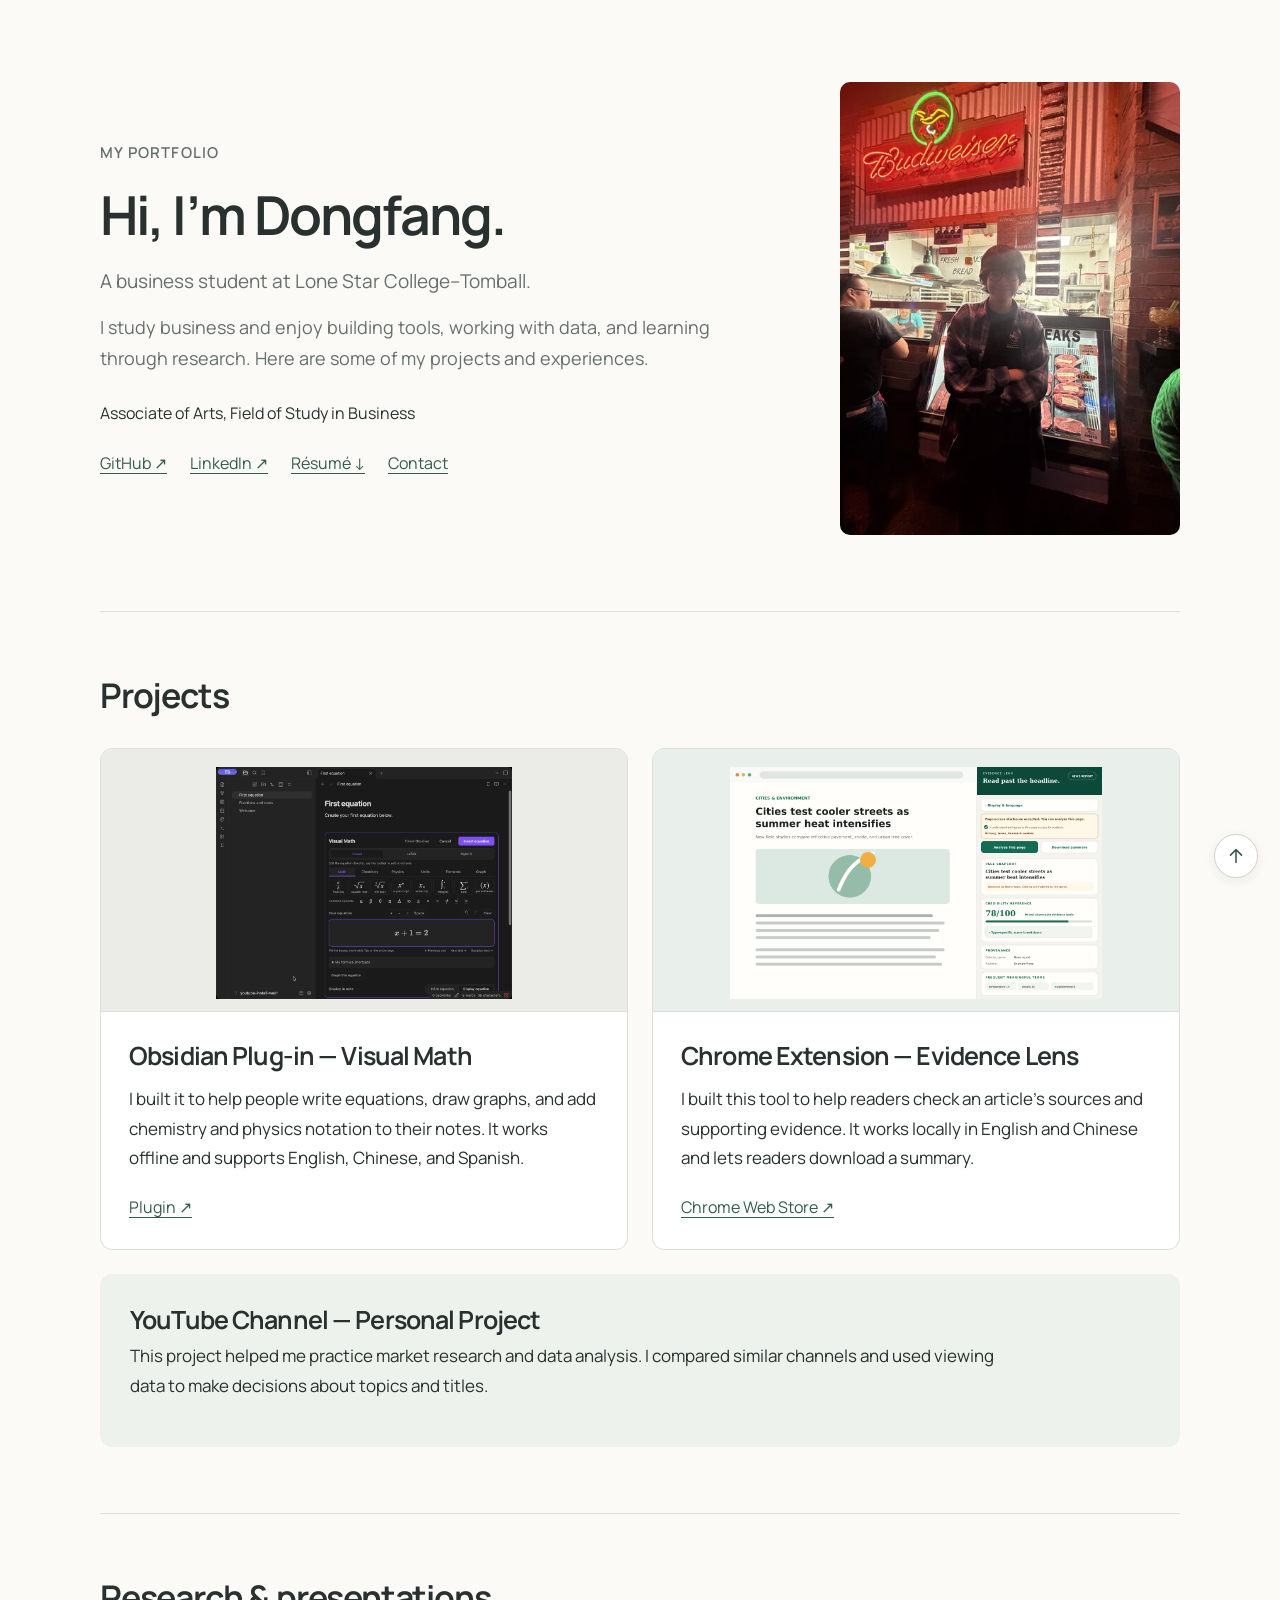
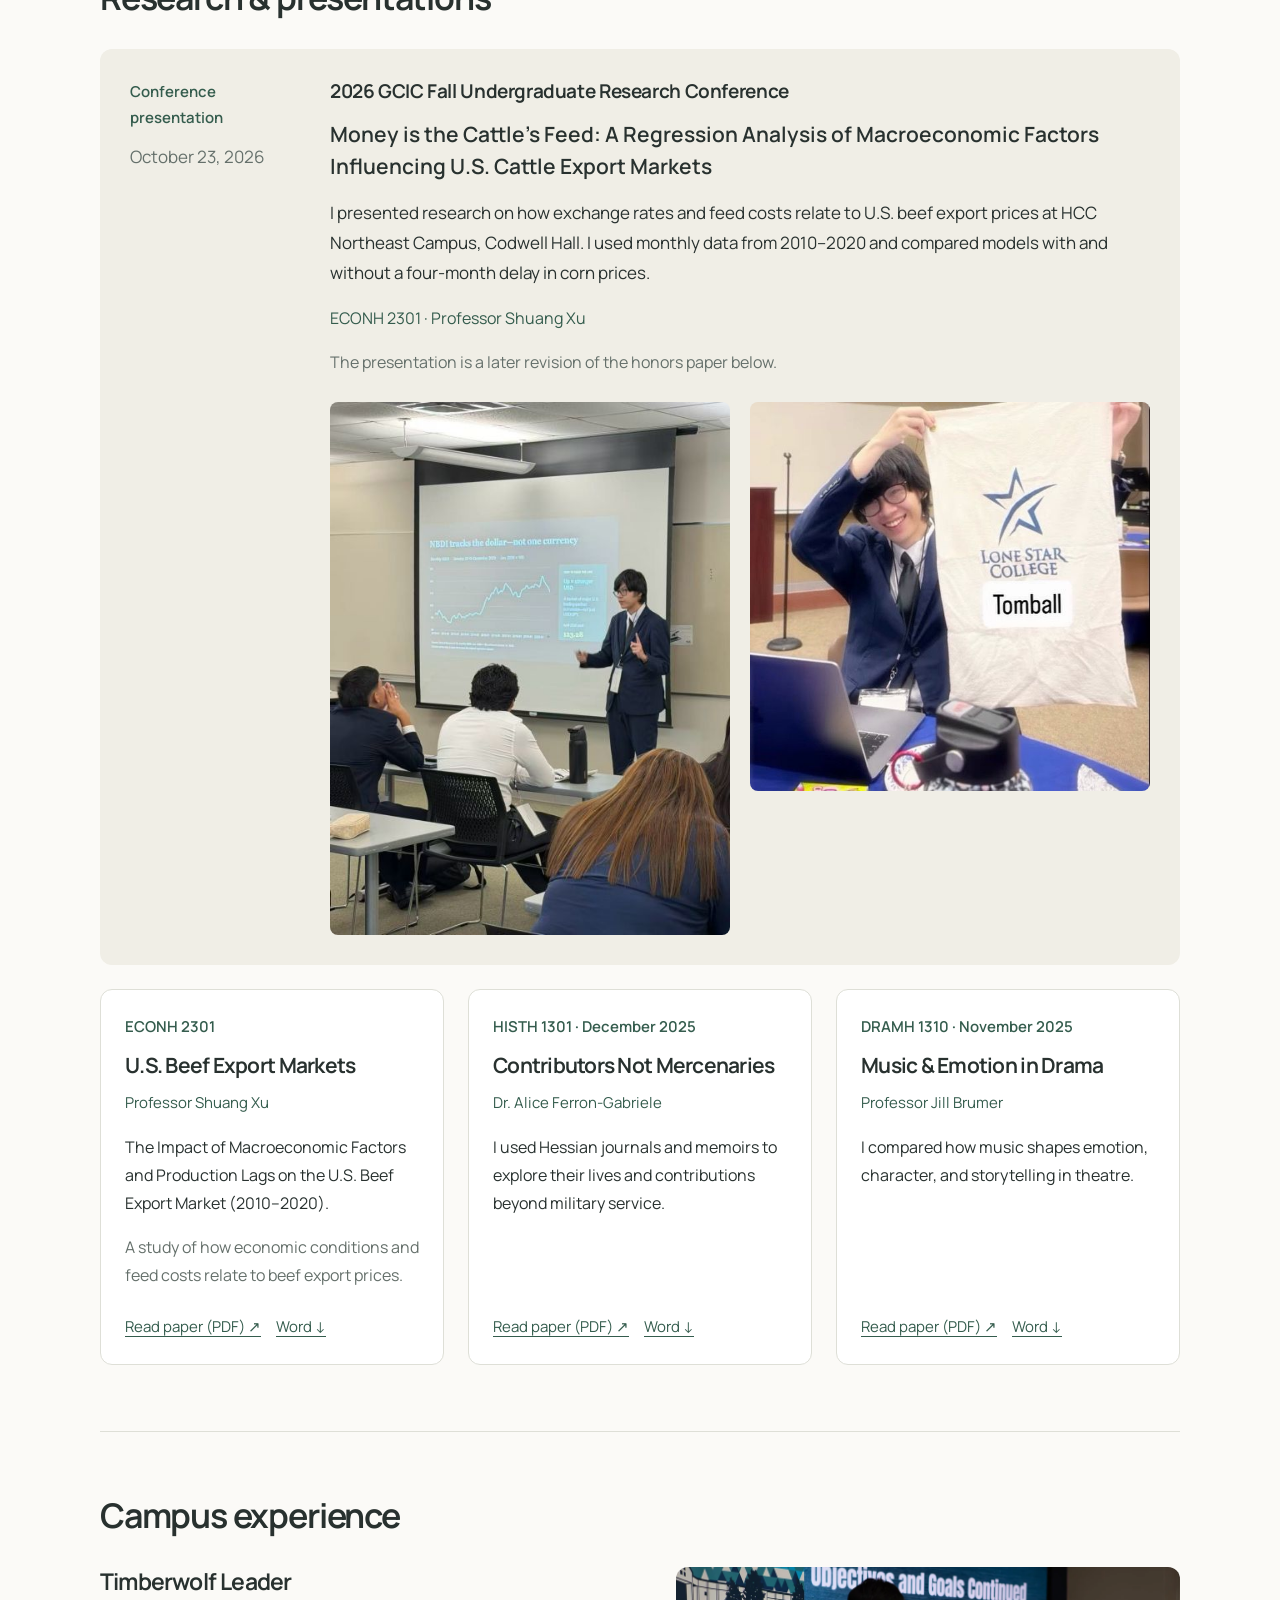
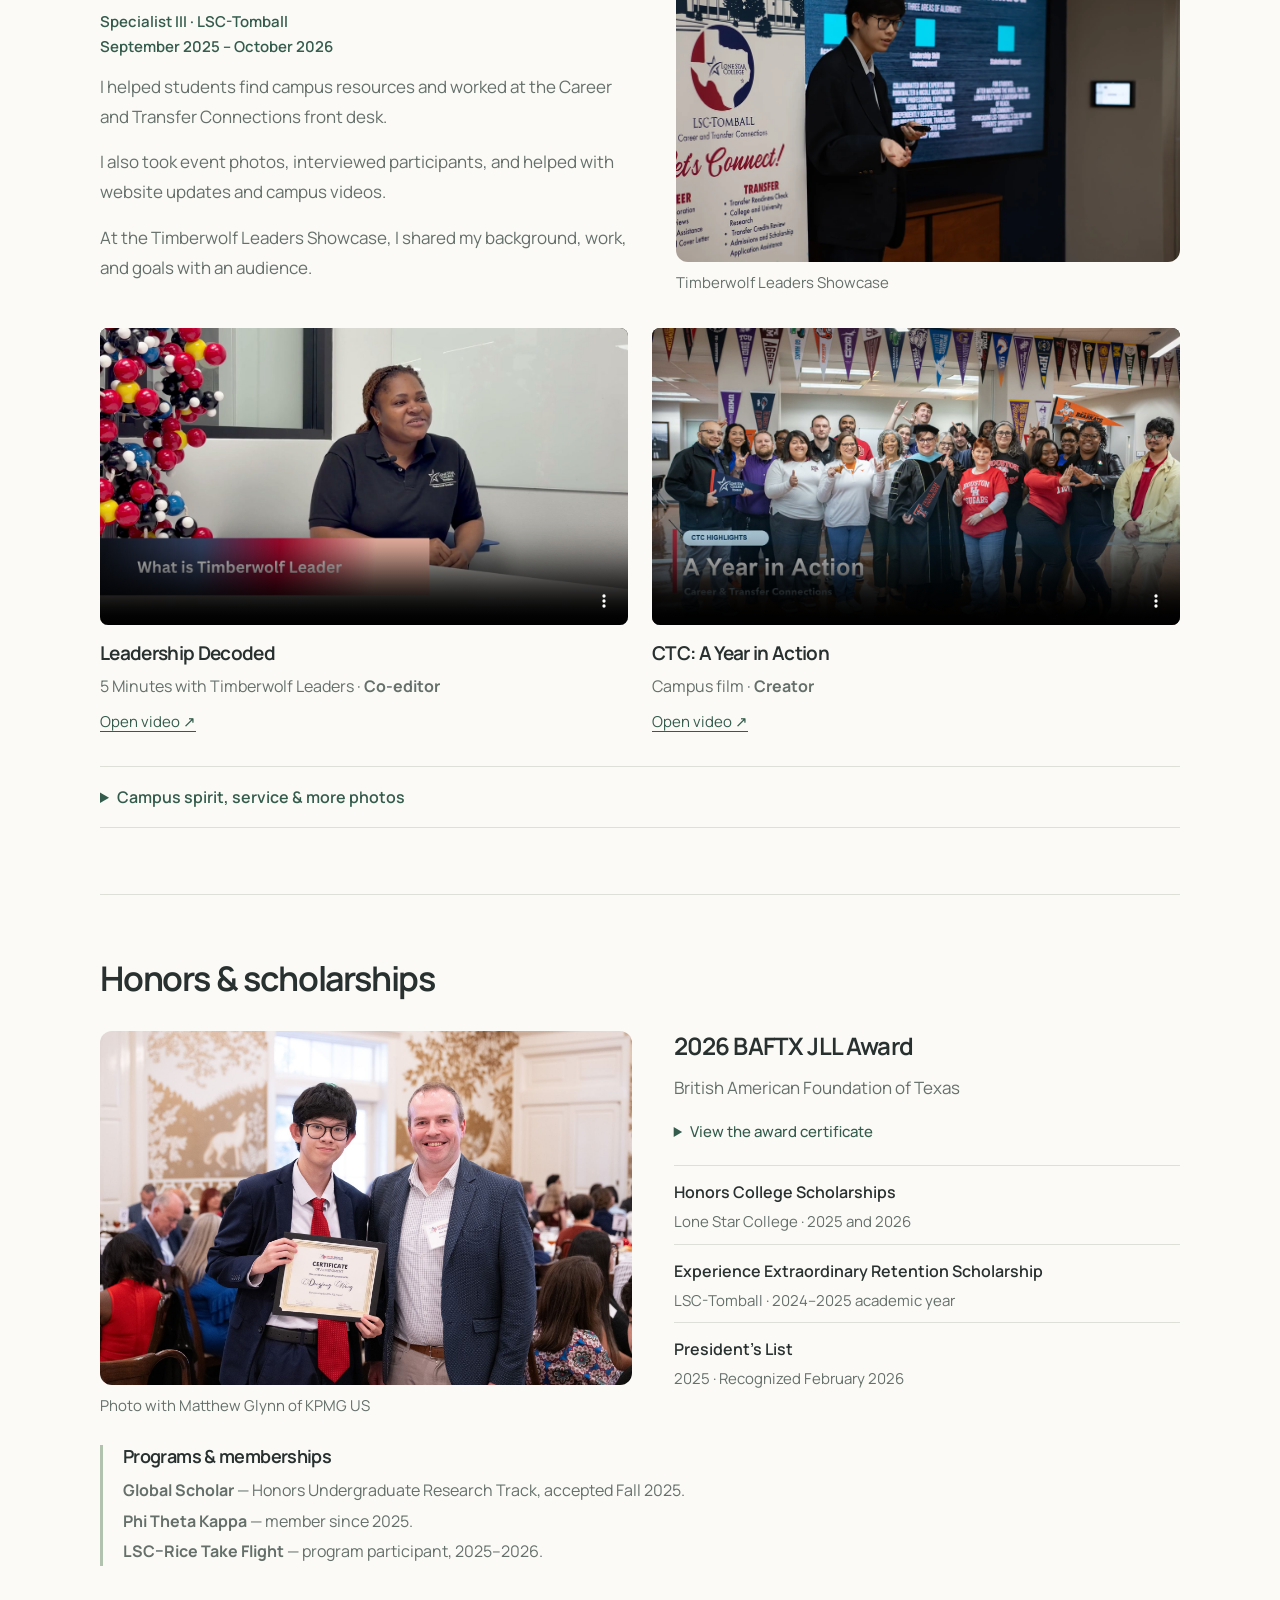
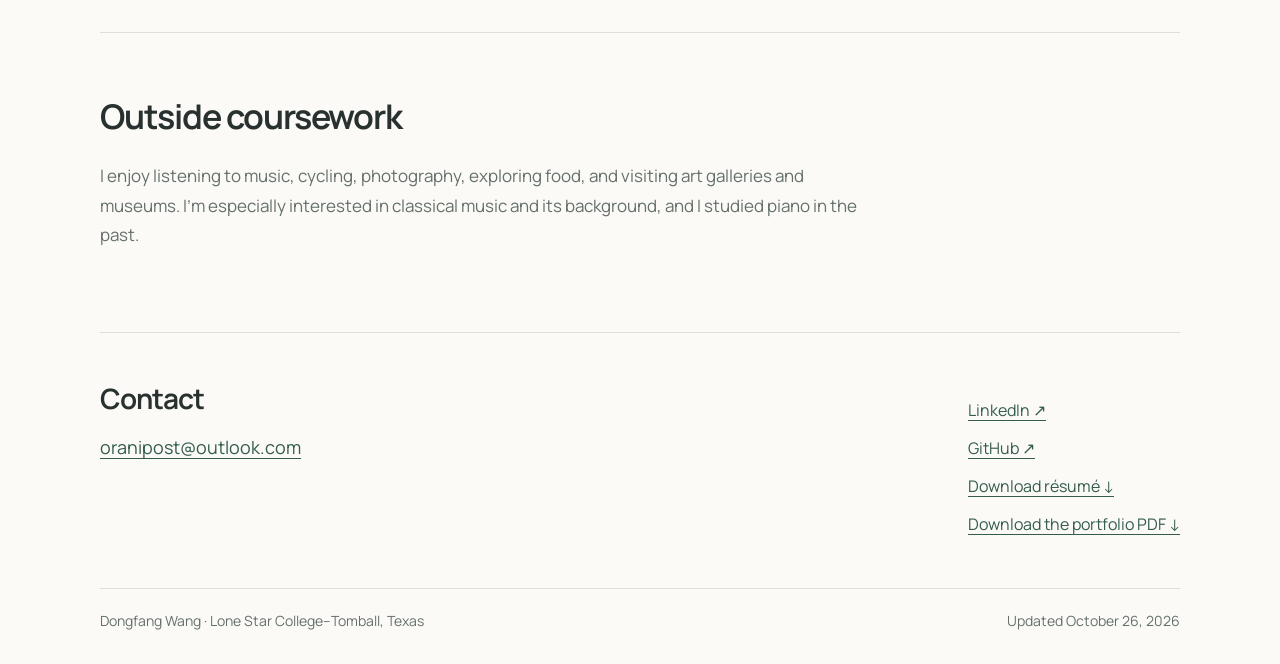
<file: index.html>
<!doctype html>
<html lang="en">
<head>
  <meta charset="utf-8">
  <meta name="viewport" content="width=device-width, initial-scale=1">
  <meta name="description" content="Dongfang Wang, a business student at Lone Star College–Tomball. Coursework, software projects, channel analysis, campus experiences, and interests.">
  <meta name="theme-color" content="#fbfaf7">
  <title>Dongfang Wang | Student Portfolio</title>
  <link rel="canonical" href="https://oranipost.github.io/">
  <link rel="icon" href="assets/favicon.svg" type="image/svg+xml">
  <link rel="preload" href="assets/fonts/Manrope-Variable.ttf" as="font" type="font/ttf" crossorigin>
  <link rel="stylesheet" href="student.css?v=2633e7367c">
  <script src="student.js?v=c1df6a4677" defer></script>
</head>
<body id="top">
  <a class="skip-link" href="#main">Skip to content</a>

  <main id="main" class="wrap">
    <section id="about" class="intro" aria-labelledby="intro-title">
      <div class="intro-copy">
        <p class="eyebrow">My Portfolio</p>
        <h1 id="intro-title">Hi, I’m Dongfang.</h1>
        <p class="intro-lead">A business student at Lone Star College–Tomball.</p>
        <p>I study business and enjoy building tools, working with data, and learning through research. Here are some of my projects and experiences.</p>
        <p class="education">Associate of Arts, Field of Study in Business</p>
        <div class="intro-links"><a href="https://github.com/oranipost" target="_blank" rel="noopener noreferrer">GitHub ↗</a><a href="https://www.linkedin.com/in/dongfang-wang-4a9061359" target="_blank" rel="noopener noreferrer">LinkedIn ↗</a><a href="assets/Dongfang_Wang_Resume.pdf" download>Résumé ↓</a><a href="#contact">Contact</a></div>
      </div>
      <figure class="portrait"><img src="assets/portrait-personal.png" width="480" height="640" alt="Dongfang at a restaurant" fetchpriority="high"></figure>
    </section>

    <section id="projects" class="section" aria-labelledby="projects-title">
      <div class="section-heading"><h2 id="projects-title">Projects</h2></div>
      <div class="project-grid">
        <article class="project-card" id="visual-math">
          <figure class="project-image math-image"><img src="assets/projects/visual-math-0.8.2.png" width="2048" height="1600" alt="Visual Math equation editor in Obsidian" loading="lazy"></figure>
          <div class="project-copy"><h3>Obsidian Plug-in — Visual Math</h3><p>I built it to help people write equations, draw graphs, and add chemistry and physics notation to their notes. It works offline and supports English, Chinese, and Spanish.</p><div class="item-links"><a href="https://community.obsidian.md/plugins/visual-math-editor" target="_blank" rel="noopener noreferrer">Plugin ↗</a></div></div>
        </article>
        <article class="project-card" id="evidence-lens">
          <figure class="project-image lens-image"><img src="assets/evidence-lens-store.png" width="1280" height="800" alt="Official Evidence Lens store preview showing analysis of an illustrative example article" loading="lazy"></figure>
          <div class="project-copy"><h3>Chrome Extension — Evidence Lens</h3><p>I built this tool to help readers check an article’s sources and supporting evidence. It works locally in English and Chinese and lets readers download a summary.</p><div class="item-links"><a href="https://chromewebstore.google.com/detail/evidence-lens/bdeohpbfdiojcjbmcpgflbolcfgppknd" target="_blank" rel="noopener noreferrer">Chrome Web Store ↗</a></div></div>
        </article>
      </div>
      <article id="analytics" class="analysis-project">
        <div class="analysis-intro"><h3>YouTube Channel — Personal Project</h3><p>This project helped me practice market research and data analysis. I compared similar channels and used viewing data to make decisions about topics and titles.</p></div>
      </article>
    </section>

    <section id="research" class="section" aria-labelledby="research-title">
      <div class="section-heading"><h2 id="research-title">Research &amp; presentations</h2></div>
      <article id="gcic" class="conference">
        <div class="conference-label"><p class="meta">Conference presentation</p><p>October 23, 2026</p></div>
        <div><h3>2026 GCIC Fall Undergraduate Research Conference</h3><p class="presentation-title">Money is the Cattle’s Feed: A Regression Analysis of Macroeconomic Factors Influencing U.S. Cattle Export Markets</p><p>I presented research on how exchange rates and feed costs relate to U.S. beef export prices at HCC Northeast Campus, Codwell Hall. I used monthly data from 2010–2020 and compared models with and without a four-month delay in corn prices.</p><p class="faculty">ECONH 2301 · Professor Shuang Xu</p><p class="small">The presentation is a later revision of the honors paper below.</p><div class="gcic-photos"><figure><a href="assets/gcic-presentation.png" target="_blank" rel="noopener"><img src="assets/gcic-presentation.png" width="480" height="640" alt="Dongfang presenting his economics research at the GCIC conference" loading="lazy"></a></figure><figure><a href="assets/portrait-campus.png" target="_blank" rel="noopener"><img src="assets/portrait-campus.png" width="598" height="582" alt="Dongfang holding the Lone Star College–Tomball banner at GCIC" loading="lazy"></a></figure></div></div>
      </article>
      <div class="paper-grid">
        <article class="paper" id="economics"><p class="meta">ECONH 2301</p><h3>U.S. Beef Export Markets</h3><p class="faculty">Professor Shuang Xu</p><p>The Impact of Macroeconomic Factors and Production Lags on the U.S. Beef Export Market (2010–2020).</p><p class="small">A study of how economic conditions and feed costs relate to beef export prices.</p><div class="item-links"><a href="assets/papers/honors-economics-beef-exports.pdf" target="_blank" rel="noopener">Read paper (PDF) ↗</a><a href="assets/papers/honors-economics-beef-exports.docx" download>Word ↓</a></div></article>
        <article class="paper" id="history"><p class="meta">HISTH 1301 · December 2025</p><h3>Contributors Not Mercenaries</h3><p class="faculty">Dr. Alice Ferron-Gabriele</p><p>I used Hessian journals and memoirs to explore their lives and contributions beyond military service.</p><div class="item-links"><a href="assets/papers/honors-history-hessians.pdf" target="_blank" rel="noopener">Read paper (PDF) ↗</a><a href="assets/papers/honors-history-hessians.docx" download>Word ↓</a></div></article>
        <article class="paper" id="theatre"><p class="meta">DRAMH 1310 · November 2025</p><h3>Music &amp; Emotion in Drama</h3><p class="faculty">Professor Jill Brumer</p><p>I compared how music shapes emotion, character, and storytelling in theatre.</p><div class="item-links"><a href="assets/papers/honors-theatre-music.pdf" target="_blank" rel="noopener">Read paper (PDF) ↗</a><a href="assets/papers/honors-theatre-music.docx" download>Word ↓</a></div></article>
      </div>
    </section>

    <section id="experience" class="section" aria-labelledby="experience-title">
      <div class="section-heading"><h2 id="experience-title">Campus experience</h2></div>
      <div class="experience-feature"><div><h3>Timberwolf Leader</h3><p class="meta">Specialist III · LSC-Tomball<br>September 2025 – October 2026</p><p>I helped students find campus resources and worked at the Career and Transfer Connections front desk.</p><p>I also took event photos, interviewed participants, and helped with website updates and campus videos.</p><p>At the Timberwolf Leaders Showcase, I shared my background, work, and goals with an audience.</p></div><figure><img src="assets/presentation.webp" width="1024" height="683" alt="Dongfang presenting at the Timberwolf Leaders Showcase" loading="lazy"><figcaption>Timberwolf Leaders Showcase</figcaption></figure></div>
      <div class="video-grid" id="videos"><article><video controls playsinline preload="none" poster="assets/videos/leadership-decoded-poster.jpg" aria-label="Leadership Decoded campus video"><source src="assets/videos/leadership-decoded.mp4" type="video/mp4">Your browser does not support embedded video. <a href="assets/videos/leadership-decoded.mp4">Watch Leadership Decoded</a>.</video><h3>Leadership Decoded</h3><p>5 Minutes with Timberwolf Leaders · <strong>Co-editor</strong></p><a href="assets/videos/leadership-decoded.mp4" target="_blank" rel="noopener">Open video ↗</a></article><article><video controls playsinline preload="none" poster="assets/videos/ctc-year-in-action-poster.jpg" aria-label="CTC A Year in Action campus film"><source src="assets/videos/ctc-year-in-action.mp4" type="video/mp4">Your browser does not support embedded video. <a href="assets/videos/ctc-year-in-action.mp4">Watch CTC: A Year in Action</a>.</video><h3>CTC: A Year in Action</h3><p>Campus film · <strong>Creator</strong></p><a href="assets/videos/ctc-year-in-action.mp4" target="_blank" rel="noopener">Open video ↗</a></article></div>
      <details class="campus-details"><summary>Campus spirit, service &amp; more photos</summary><div class="details-body"><p>I volunteered as the campus mascot at the LSC-Magnolia Center grand opening, Tomball Open House, and commencement in 2026. I also volunteered at the Lone Star Performing Center on April 11, 2025.</p><div class="photo-grid"><figure><a href="assets/mascot-community.webp" target="_blank" rel="noopener"><img src="assets/mascot-community.webp" width="600" height="400" alt="Timberwolf alongside fellow mascots at a community event" loading="lazy"></a><figcaption>With fellow mascots</figcaption></figure><figure><a href="assets/mascot-commencement.webp" target="_blank" rel="noopener"><img src="assets/mascot-commencement.webp" width="600" height="400" alt="Timberwolf at commencement" loading="lazy"></a><figcaption>Commencement</figcaption></figure><figure><a href="assets/campus-team.webp" target="_blank" rel="noopener"><img class="team-photo" src="assets/campus-team.webp" width="600" height="400" alt="Dongfang with the campus team" loading="lazy"></a><figcaption>With the campus team</figcaption></figure><figure><a href="assets/mascot-university-park.webp" target="_blank" rel="noopener"><img src="assets/mascot-university-park.webp" width="600" height="400" alt="Timberwolf with the University Park mascot" loading="lazy"></a><figcaption>Meeting the University Park mascot</figcaption></figure><figure><a href="assets/mascot-graduation.webp" target="_blank" rel="noopener"><img src="assets/mascot-graduation.webp" width="600" height="400" alt="Timberwolf in graduation attire" loading="lazy"></a><figcaption>A graduation moment</figcaption></figure><figure><a href="assets/mascot-studio.webp" target="_blank" rel="noopener"><img src="assets/mascot-studio.webp" width="600" height="400" alt="Timberwolf during a campus photo session" loading="lazy"></a><figcaption>Campus photo session</figcaption></figure></div></div></details>
    </section>

    <section id="recognition" class="section" aria-labelledby="recognition-title">
      <div class="section-heading"><h2 id="recognition-title">Honors &amp; scholarships</h2></div>
      <div class="award-feature" id="baftx"><figure><a href="assets/baftx/award-event.jpeg" target="_blank" rel="noopener"><img src="assets/baftx/award-event.jpeg" width="2048" height="1364" alt="Dongfang holding his JLL Award certificate alongside Matthew Glynn of KPMG US" loading="lazy"></a><figcaption>Photo with Matthew Glynn of KPMG US</figcaption></figure><div><h3>2026 BAFTX JLL Award</h3><p>British American Foundation of Texas</p><details class="certificate"><summary>View the award certificate</summary><a href="assets/baftx/jll-certificate.jpeg" target="_blank" rel="noopener"><img src="assets/baftx/jll-certificate.jpeg" width="800" height="1422" alt="Certificate presented to Dongfang Wang for winning the 2026 JLL Award" loading="lazy"></a></details><ul class="award-list"><li><strong>Honors College Scholarships</strong><span>Lone Star College · 2025 and 2026</span></li><li><strong>Experience Extraordinary Retention Scholarship</strong><span>LSC-Tomball · 2024–2025 academic year</span></li><li><strong>President’s List</strong><span>2025 · Recognized February 2026</span></li></ul></div></div>
      <div class="programs"><h3>Programs &amp; memberships</h3><p><strong>Global Scholar</strong> — Honors Undergraduate Research Track, accepted Fall 2025.<br><strong>Phi Theta Kappa</strong> — member since 2025.<br><strong>LSC–Rice Take Flight</strong> — program participant, 2025–2026.</p></div>
    </section>

    <section id="interests" class="section personal-section" aria-labelledby="interests-title">
      <div><h2 id="interests-title">Outside coursework</h2><p>I enjoy listening to music, cycling, photography, exploring food, and visiting art galleries and museums. I’m especially interested in classical music and its background, and I studied piano in the past.</p></div>
    </section>

    <section id="contact" class="contact-section" aria-labelledby="contact-title"><div><h2 id="contact-title">Contact</h2><a class="email-link" href="mailto:oranipost@outlook.com">oranipost@outlook.com</a></div><div class="contact-links"><a href="https://www.linkedin.com/in/dongfang-wang-4a9061359" target="_blank" rel="noopener noreferrer">LinkedIn ↗</a><a href="https://github.com/oranipost" target="_blank" rel="noopener noreferrer">GitHub ↗</a><a href="assets/Dongfang_Wang_Resume.pdf" download>Download résumé ↓</a><a href="assets/Dongfang_Wang_Portfolio.pdf?v=aaf8fceedd" download>Download the portfolio PDF ↓</a></div></section>
  </main>
  <footer class="wrap site-footer"><p>Dongfang Wang · Lone Star College–Tomball, Texas</p><p>Updated October 26, 2026</p></footer>
  <a class="back-to-top" href="#top" aria-label="Back to top" title="Back to top"><svg viewBox="0 0 24 24" width="22" height="22" fill="none" stroke="currentColor" stroke-width="1.7" stroke-linecap="round" stroke-linejoin="round" aria-hidden="true"><path d="M12 19V5m-6 6 6-6 6 6"/></svg></a>
</body>
</html>
</file>
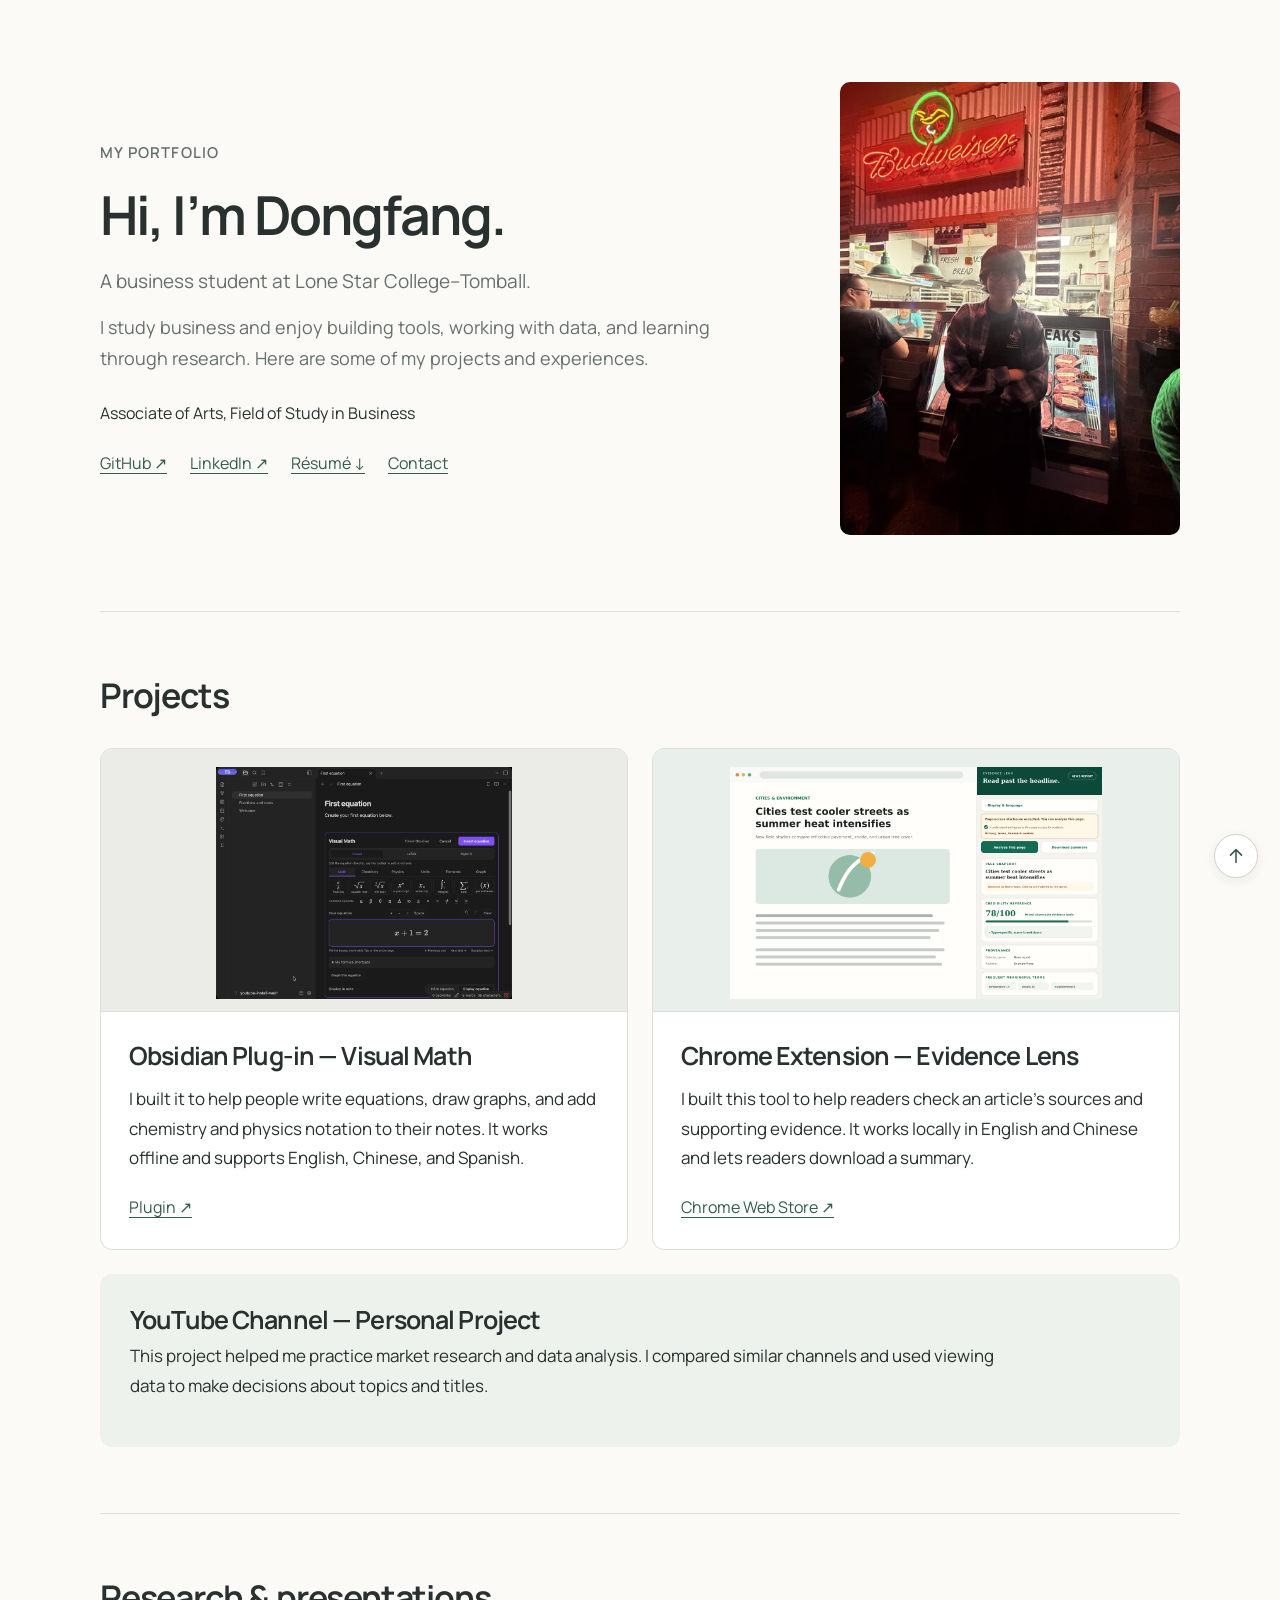
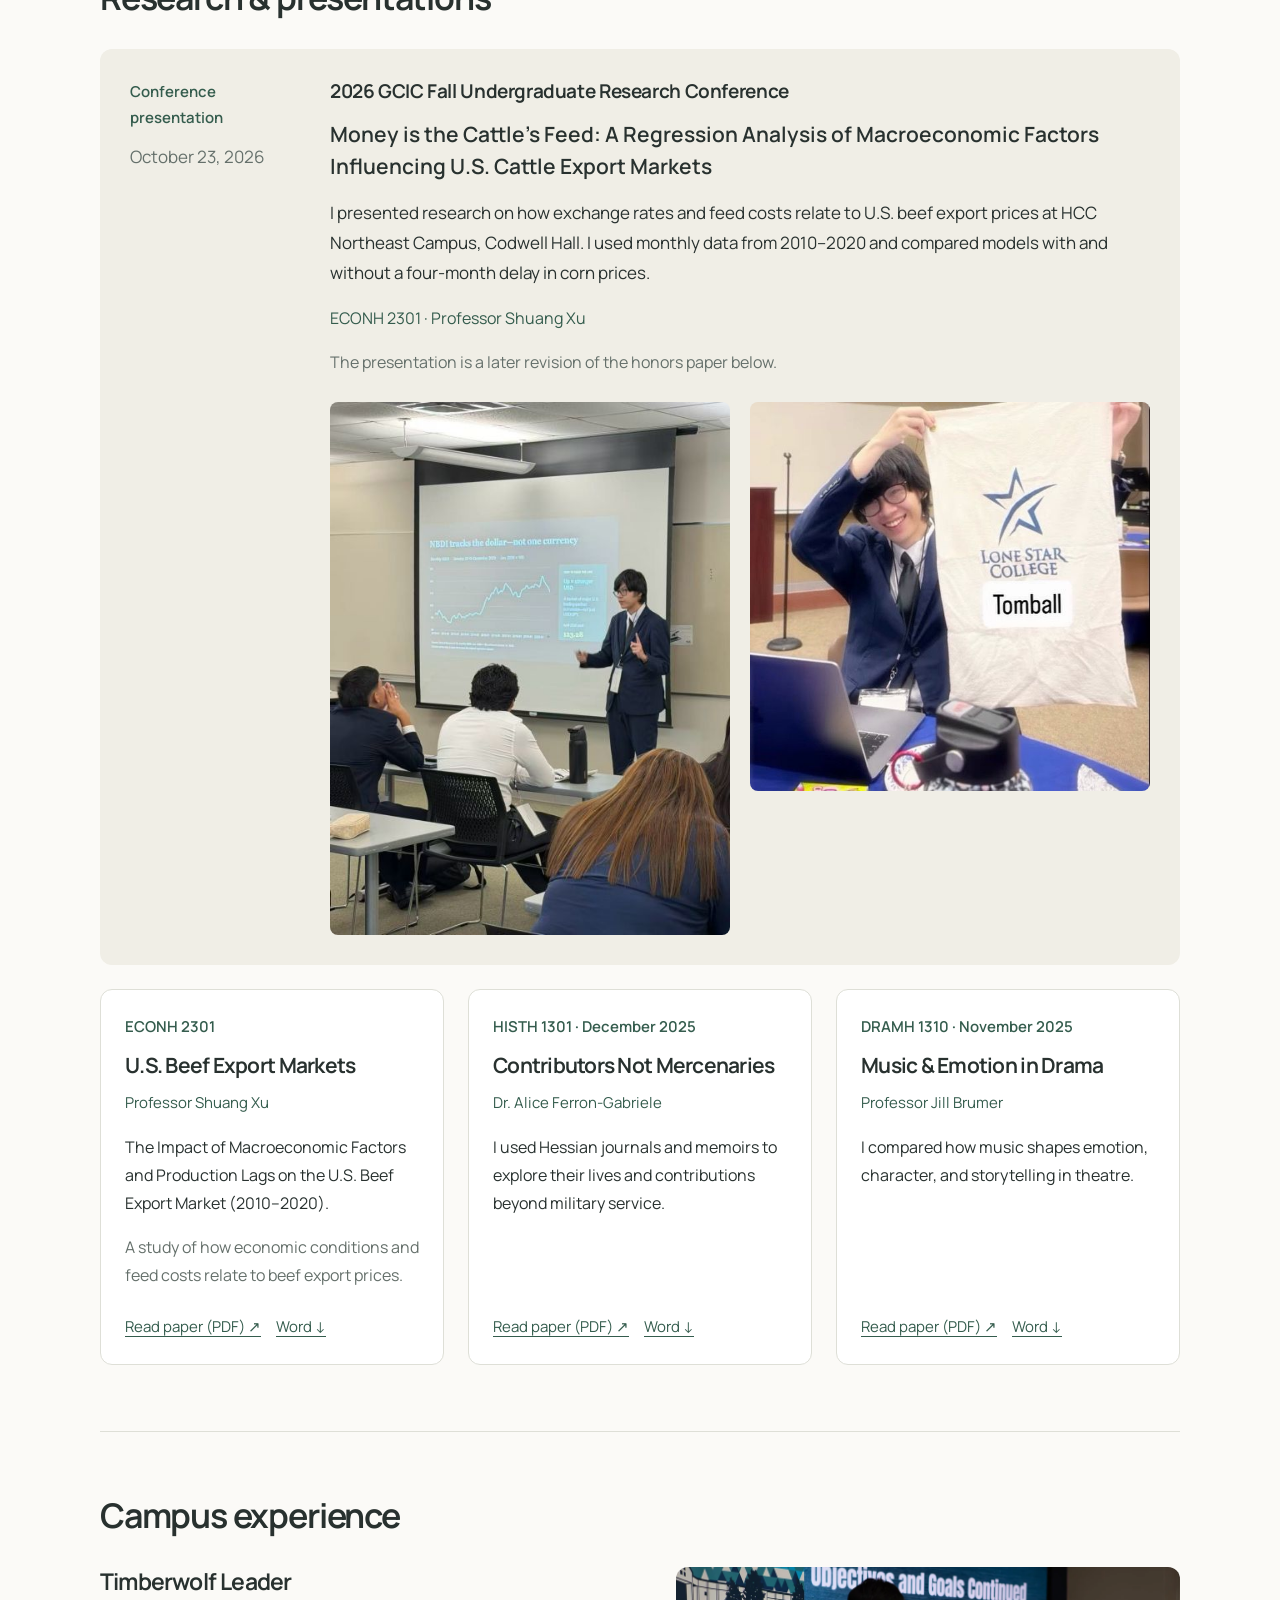
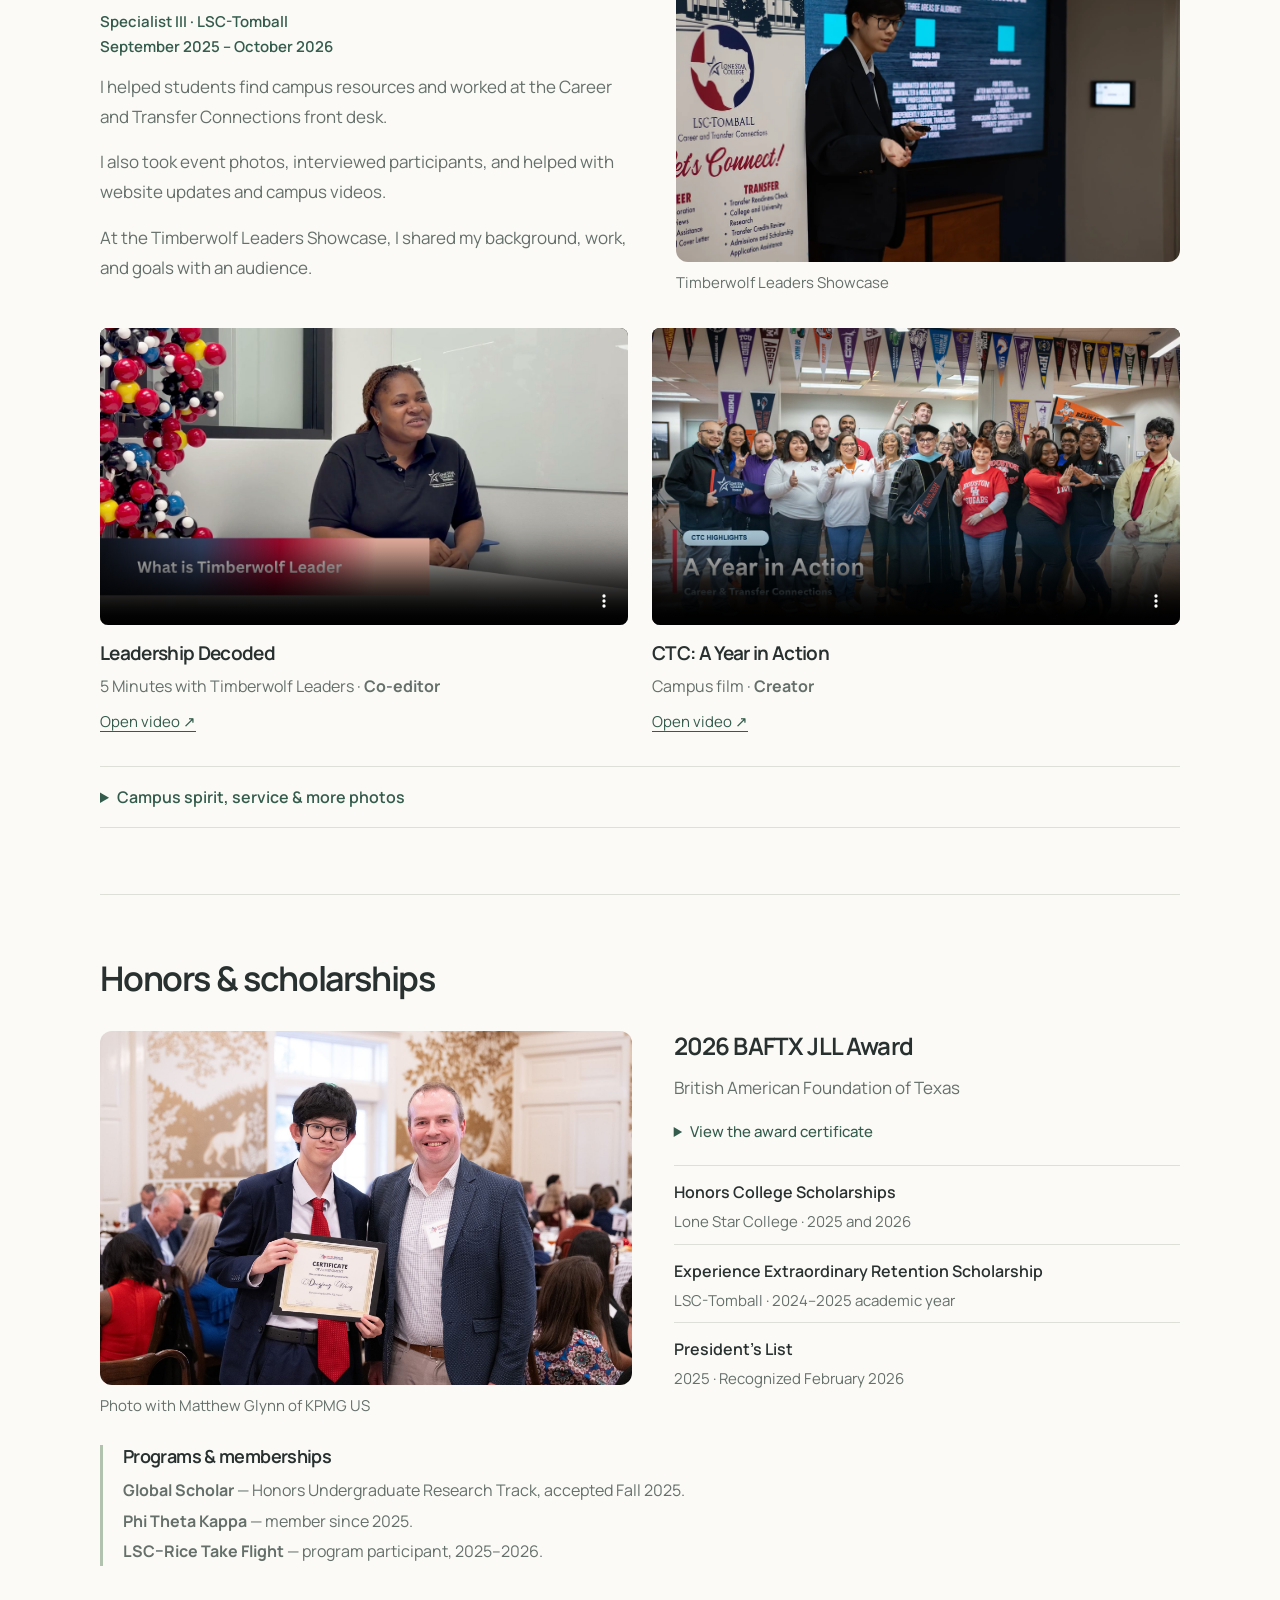
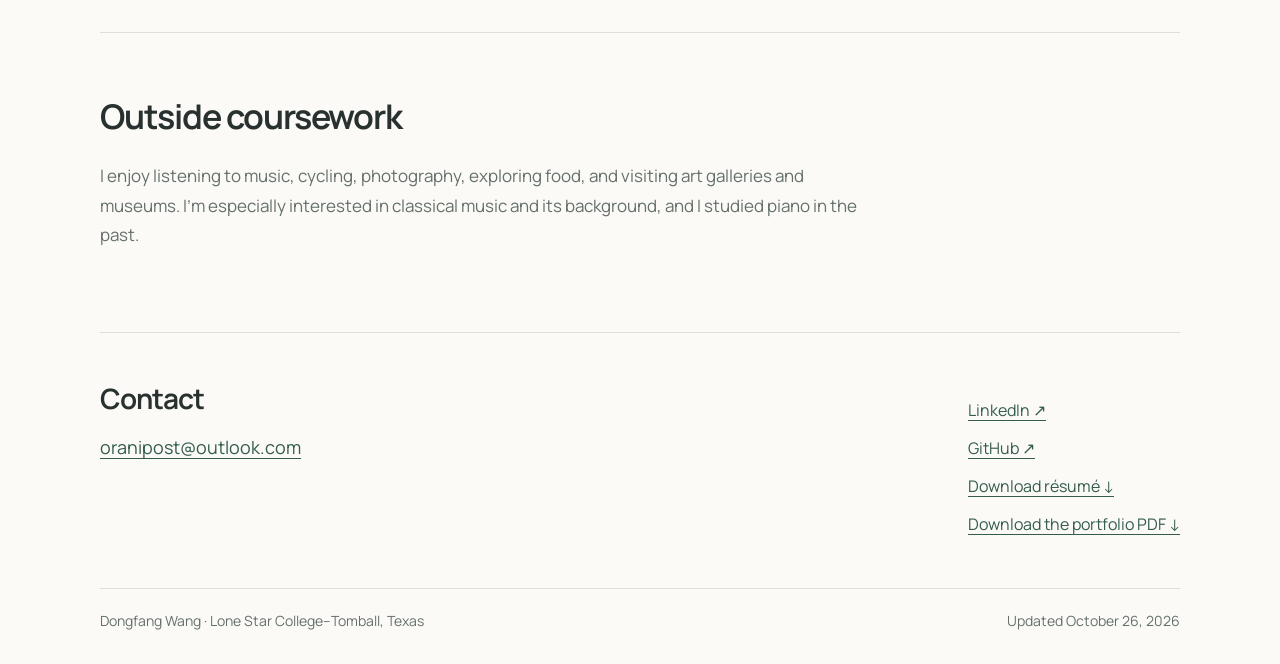
<file: about.html>
<!doctype html>
<html lang="en">
<head>
  <meta charset="utf-8">
  <meta name="viewport" content="width=device-width, initial-scale=1">
  <meta name="description" content="About and contact in Dongfang Wang’s single-page student portfolio.">
  <title>About and contact | Dongfang Wang</title>
  <link rel="canonical" href="https://oranipost.github.io/">
  <link rel="icon" href="assets/favicon.svg" type="image/svg+xml">
  <script src="redirect.js?v=a37ed24ad1" defer></script>
  <noscript><meta http-equiv="refresh" content="0;url=index.html#about"></noscript>
  <style>
    @font-face {font-family: Manrope; src: url('assets/fonts/Manrope-Variable.ttf') format('truetype'); font-weight: 200 800; font-display: swap;}
    body {font-family: Manrope, sans-serif; color: #243248; background: #fafbfc; max-width: 40rem; padding: 4rem 1.5rem; margin: auto; line-height: 1.6;}
    h1 {font-size: 1.5rem;} a {color: #315a87; text-underline-offset: .2em;} a:focus-visible {outline: 2px solid currentColor; outline-offset: 4px;}
  </style>
</head>
<body>
  <main>
    <h1>Dongfang Wang</h1>
    <p>My portfolio is now on one page.</p>
    <p><a href="index.html#about">Continue to about and contact</a></p>
  </main>
</body>
</html>
</file>
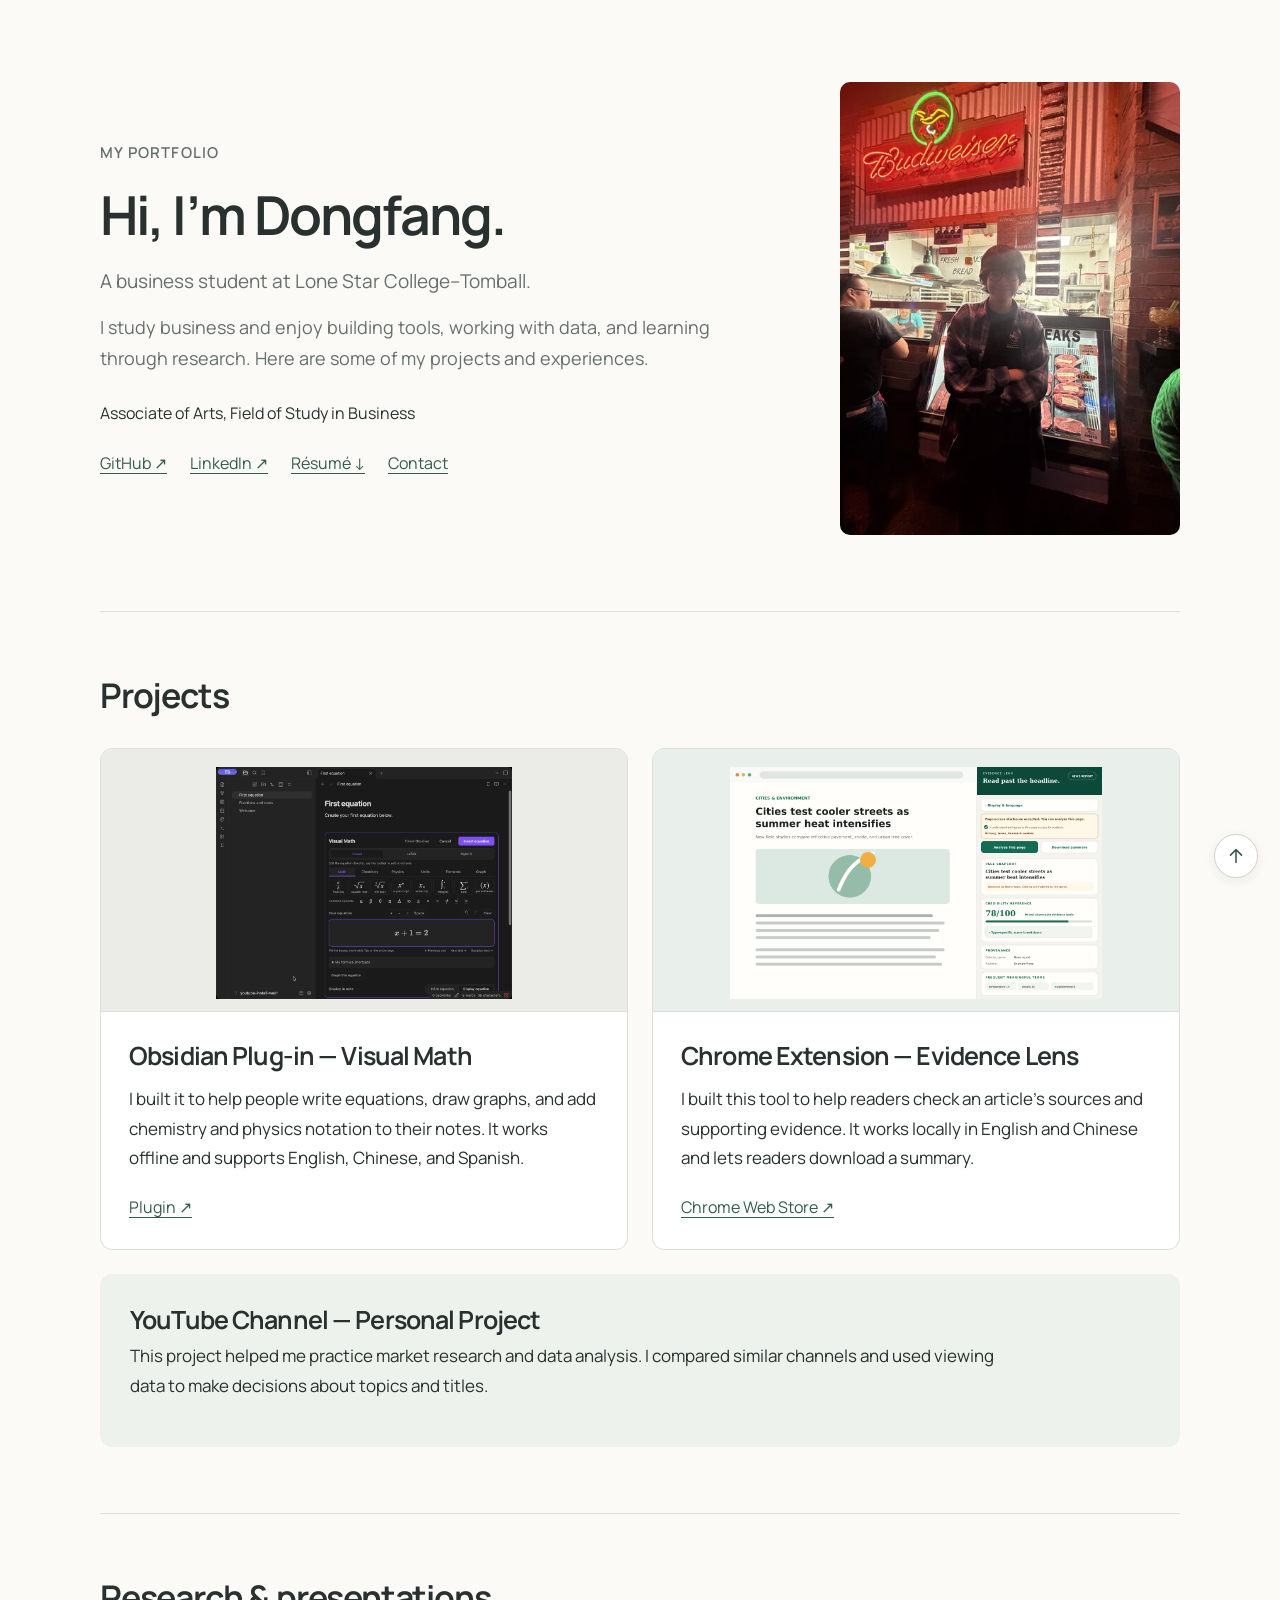
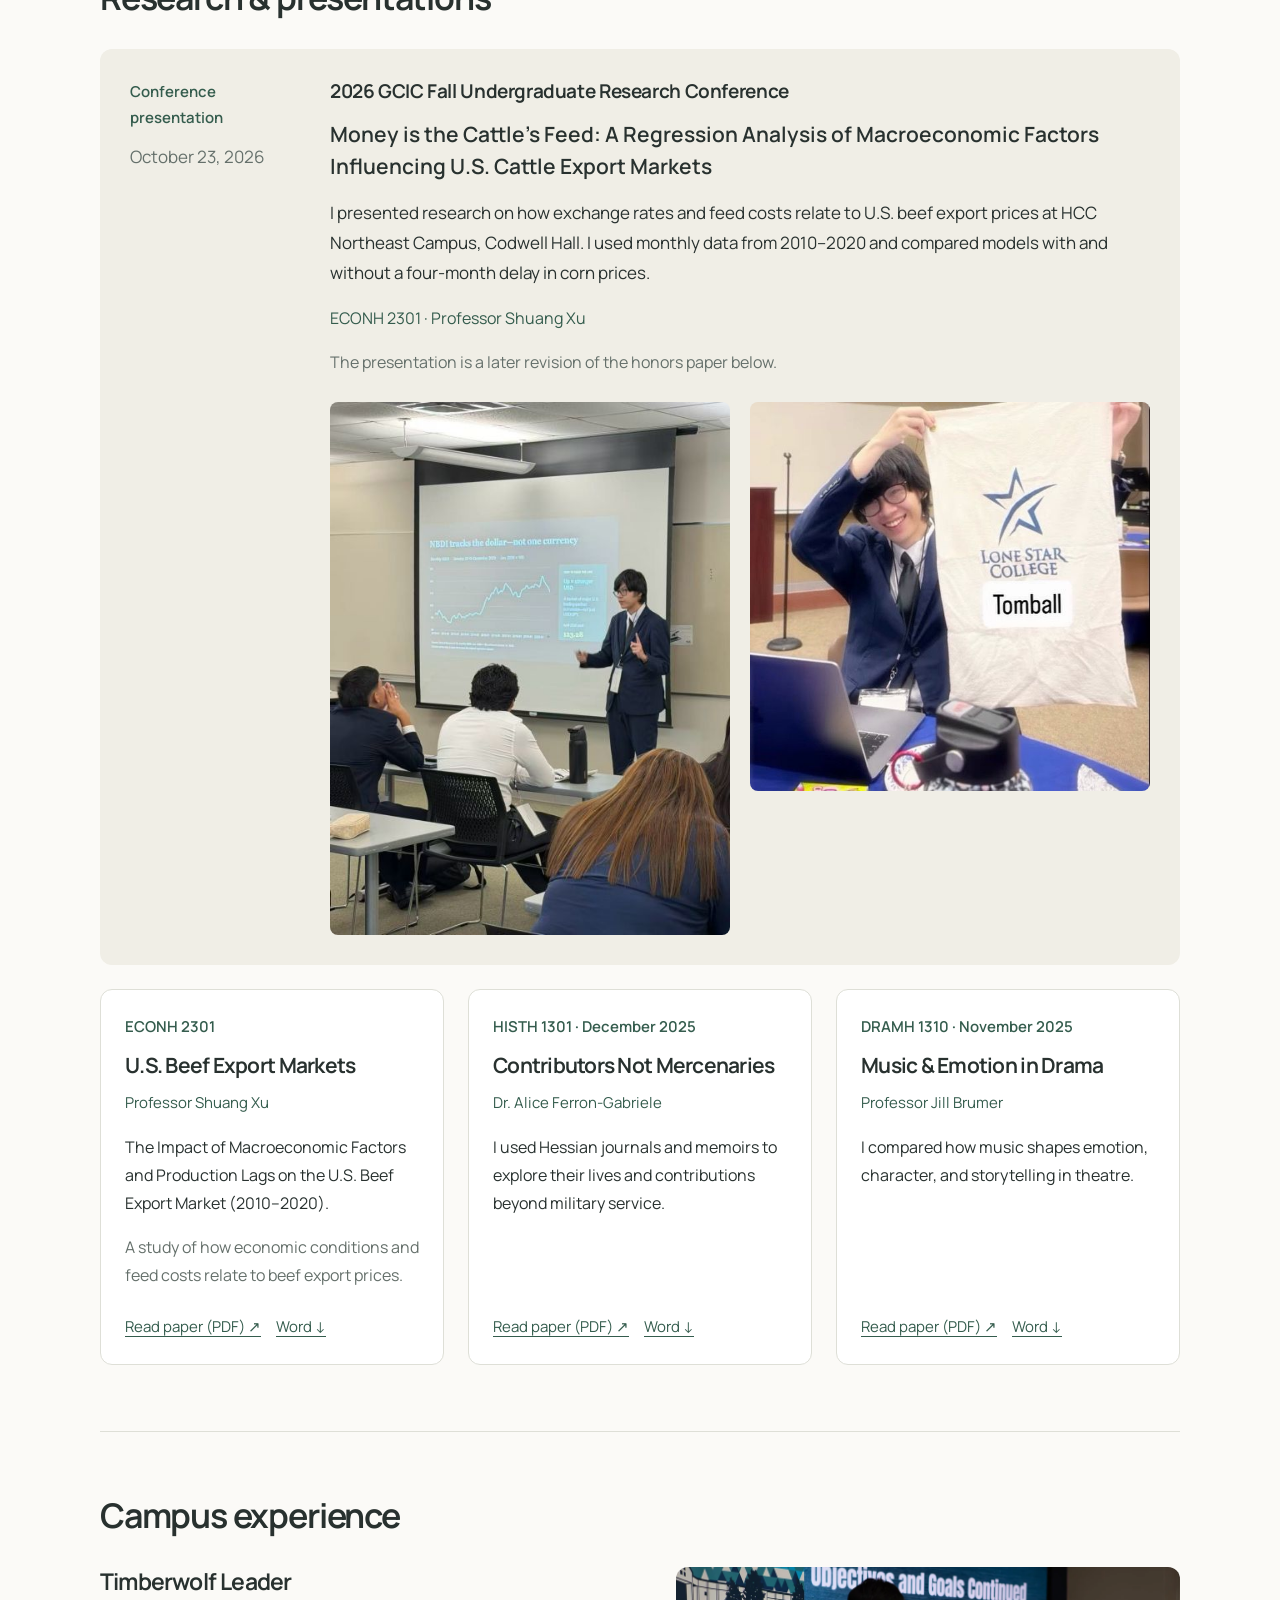
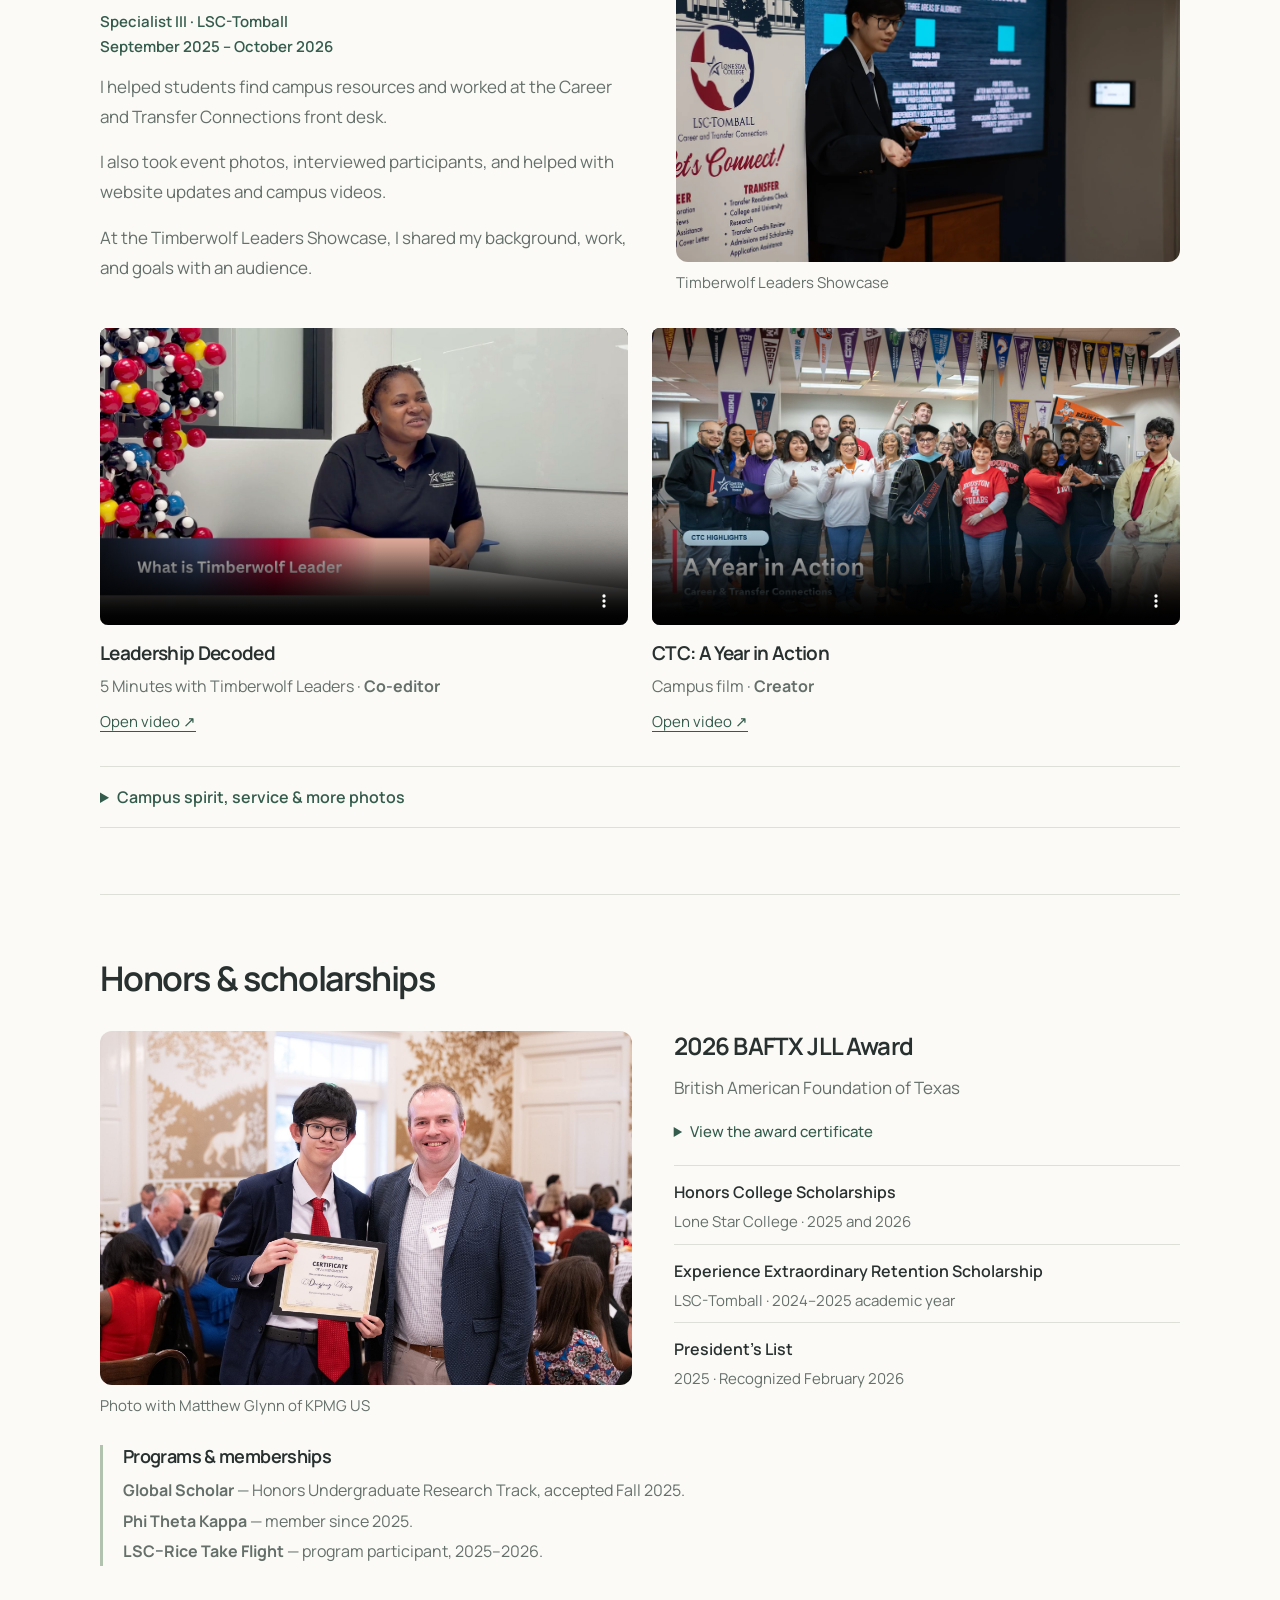
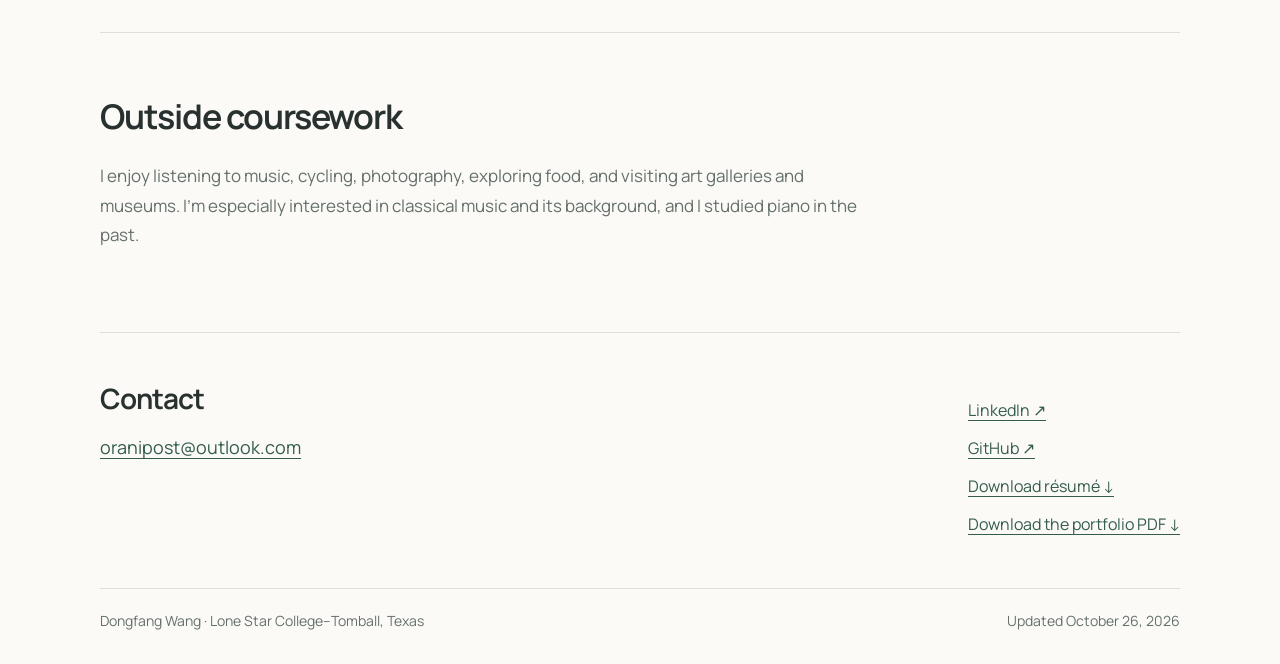
<file: campus.html>
<!doctype html>
<html lang="en">
<head>
  <meta charset="utf-8">
  <meta name="viewport" content="width=device-width, initial-scale=1">
  <meta name="description" content="Campus experience in Dongfang Wang’s single-page student portfolio.">
  <title>Campus experience | Dongfang Wang</title>
  <link rel="canonical" href="https://oranipost.github.io/">
  <link rel="icon" href="assets/favicon.svg" type="image/svg+xml">
  <script src="redirect.js?v=a37ed24ad1" defer></script>
  <noscript><meta http-equiv="refresh" content="0;url=index.html#experience"></noscript>
  <style>
    @font-face {font-family: Manrope; src: url('assets/fonts/Manrope-Variable.ttf') format('truetype'); font-weight: 200 800; font-display: swap;}
    body {font-family: Manrope, sans-serif; color: #243248; background: #fafbfc; max-width: 40rem; padding: 4rem 1.5rem; margin: auto; line-height: 1.6;}
    h1 {font-size: 1.5rem;} a {color: #315a87; text-underline-offset: .2em;} a:focus-visible {outline: 2px solid currentColor; outline-offset: 4px;}
  </style>
</head>
<body>
  <main>
    <h1>Dongfang Wang</h1>
    <p>My portfolio is now on one page.</p>
    <p><a href="index.html#experience">Continue to campus experience</a></p>
  </main>
</body>
</html>
</file>
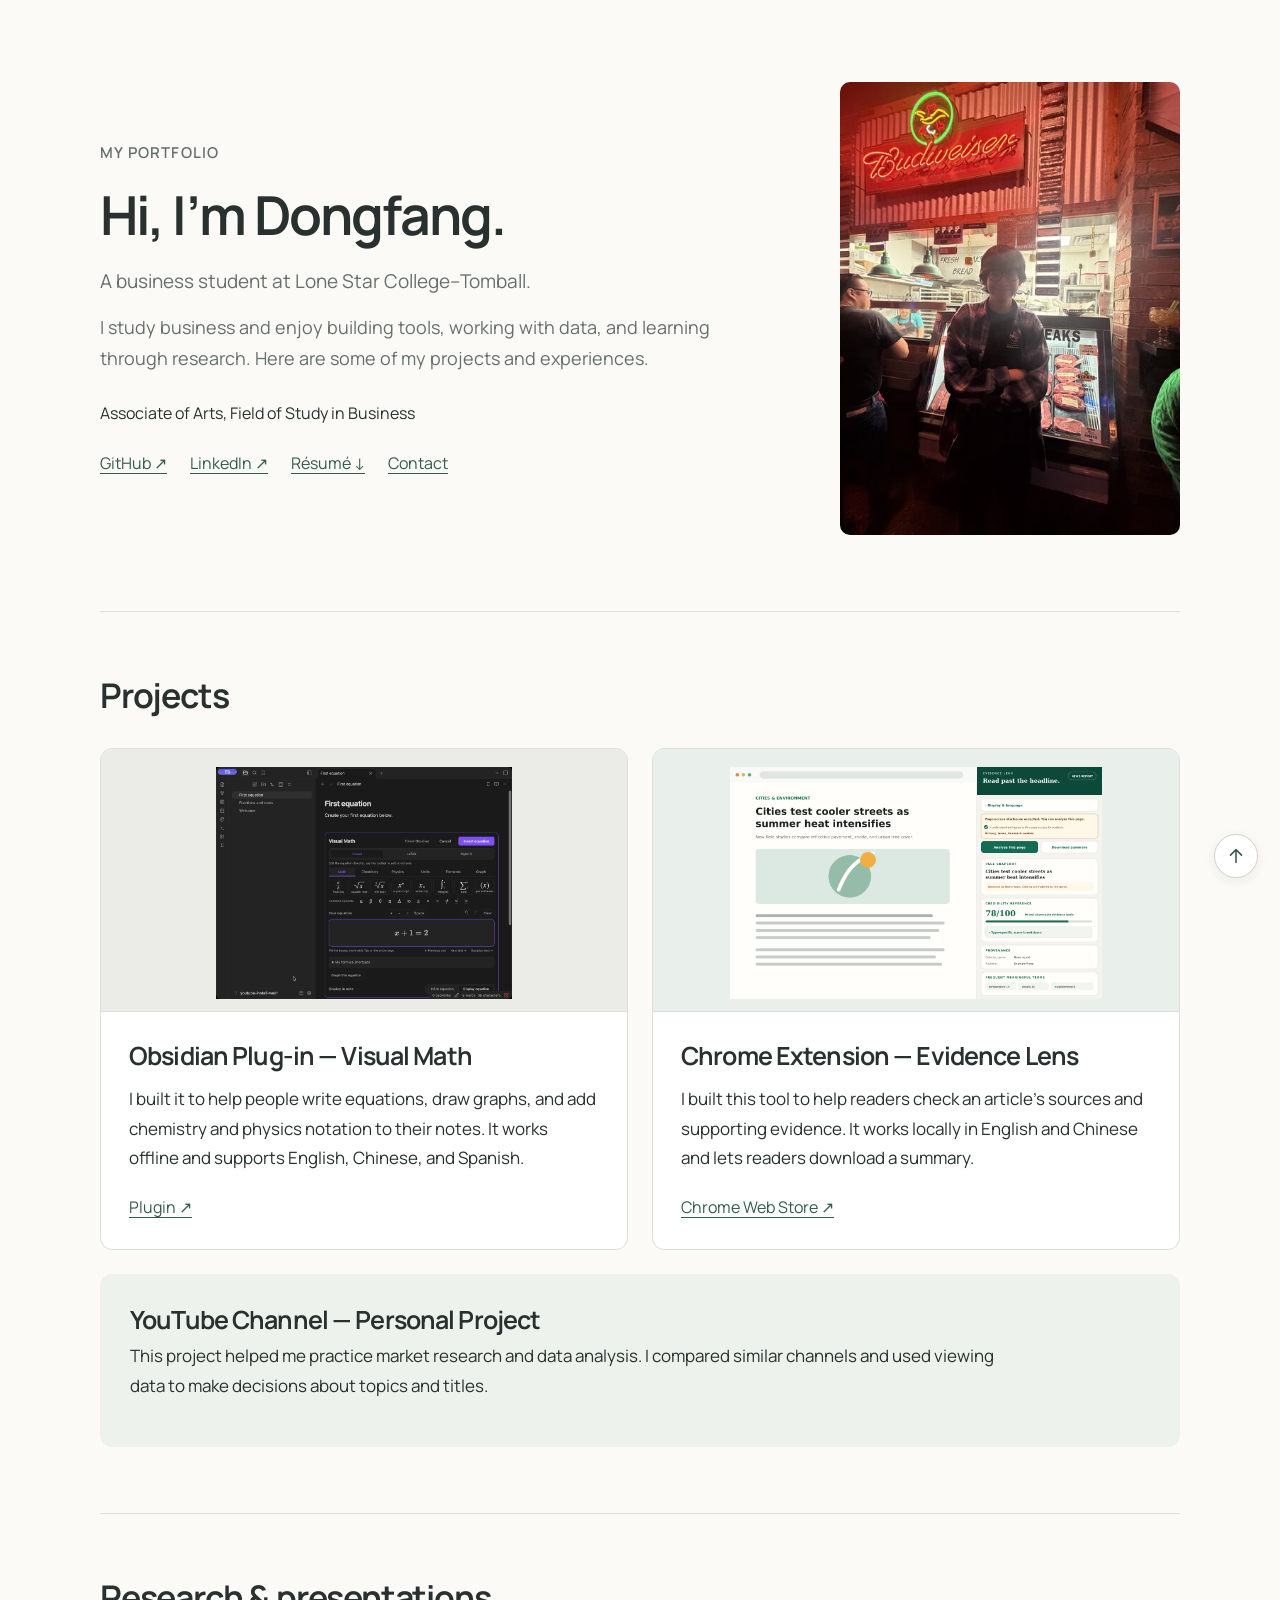
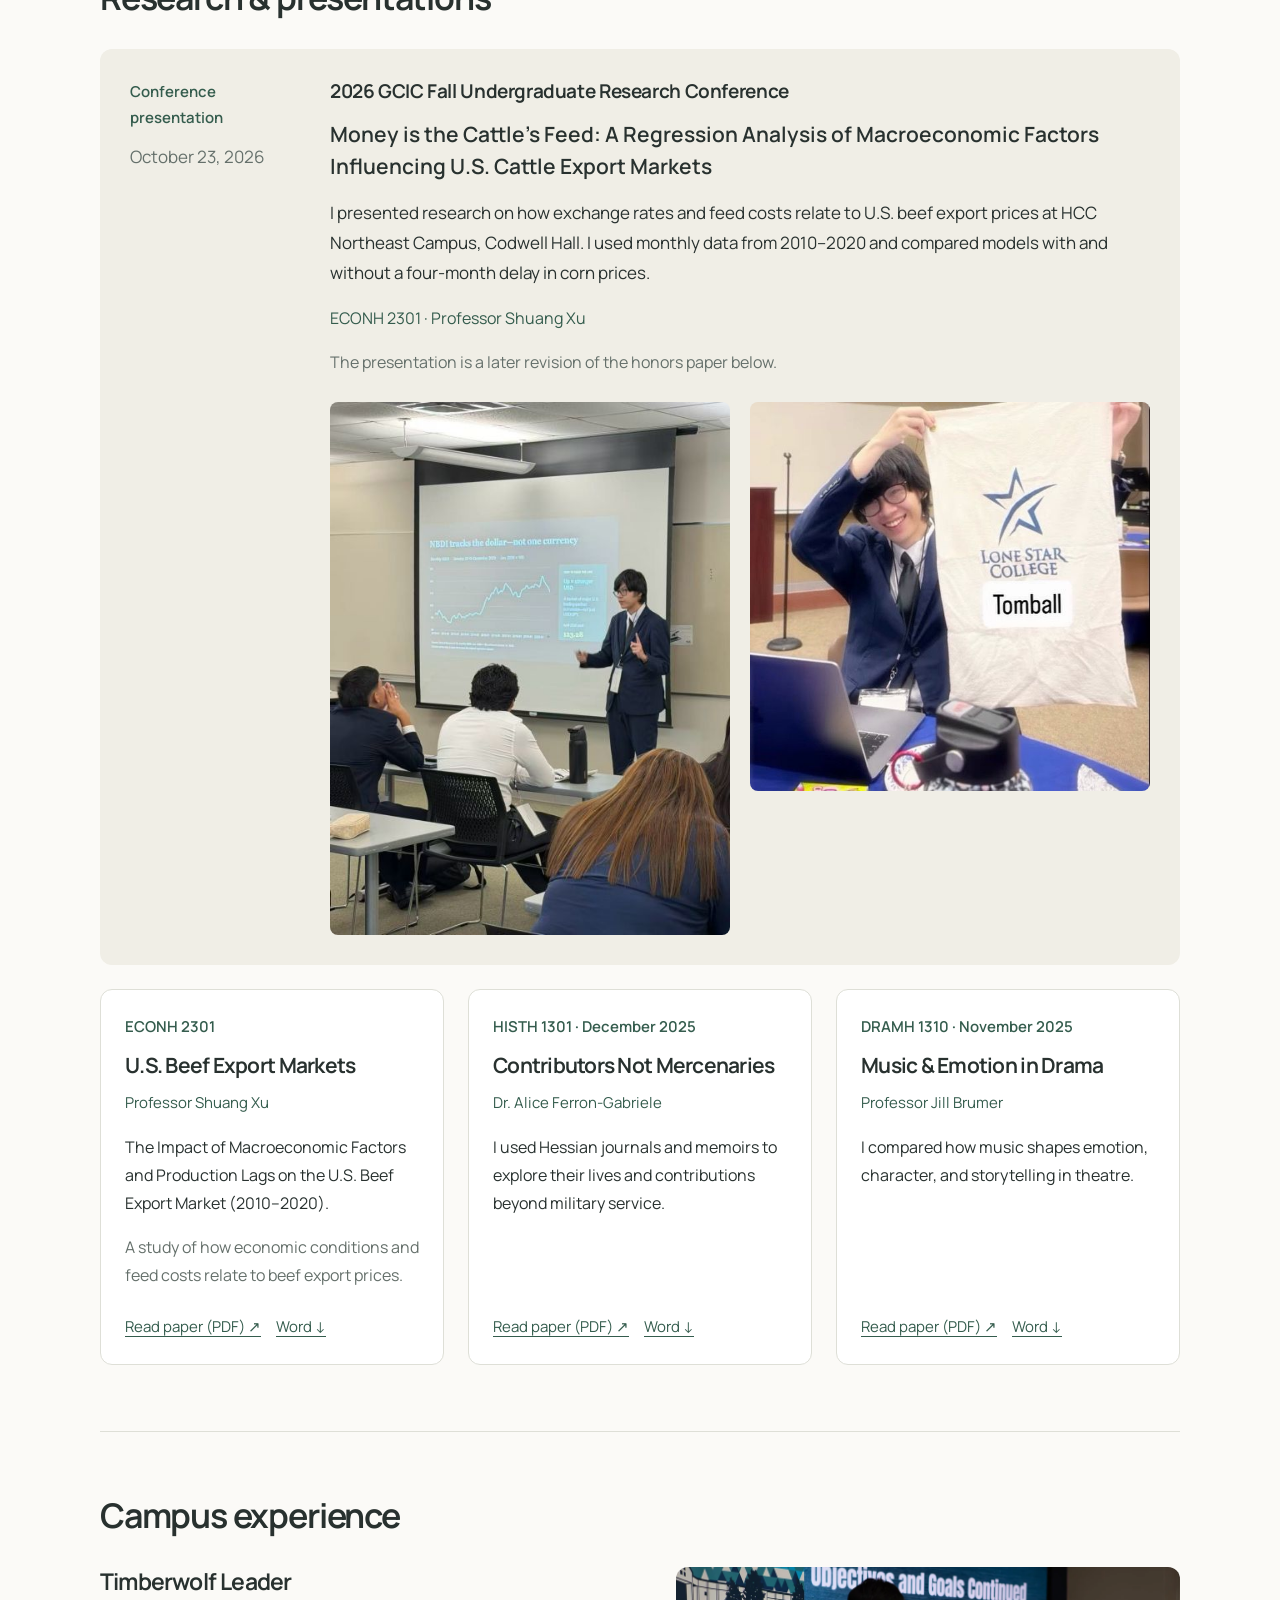
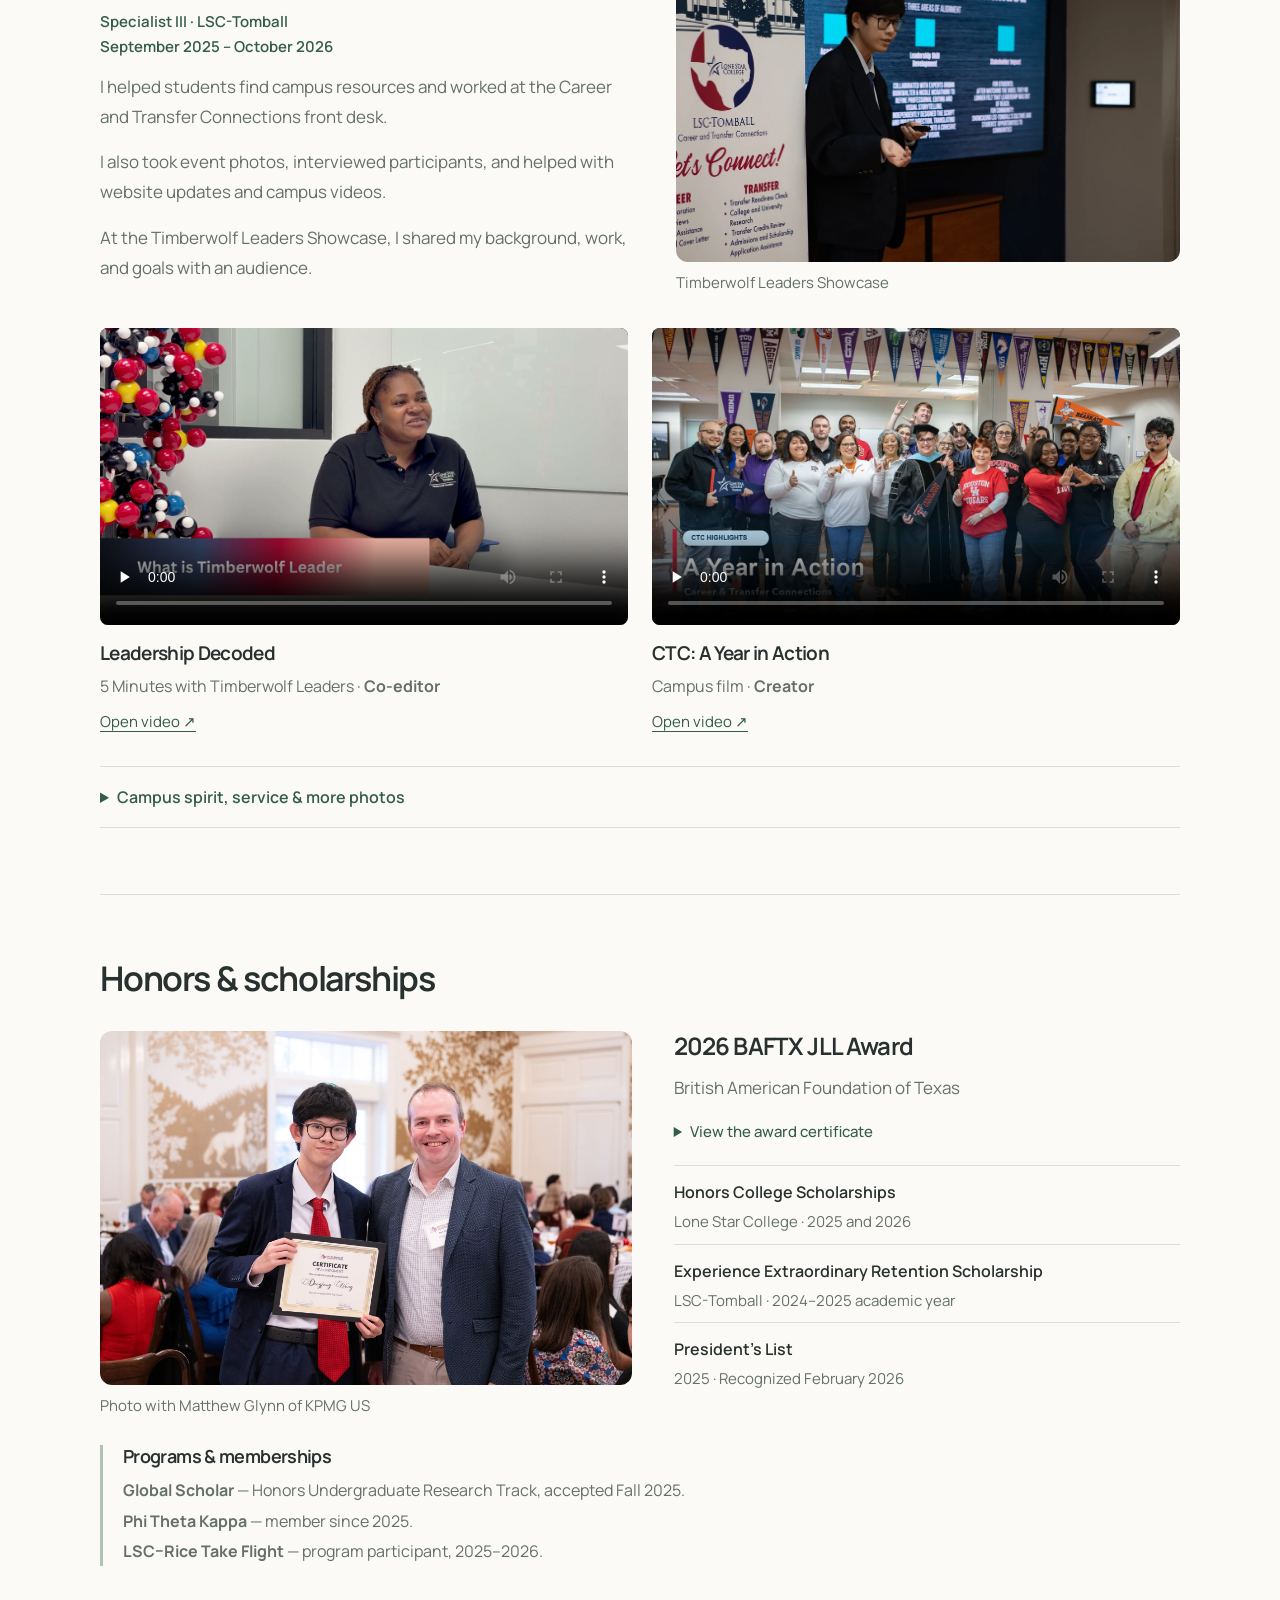
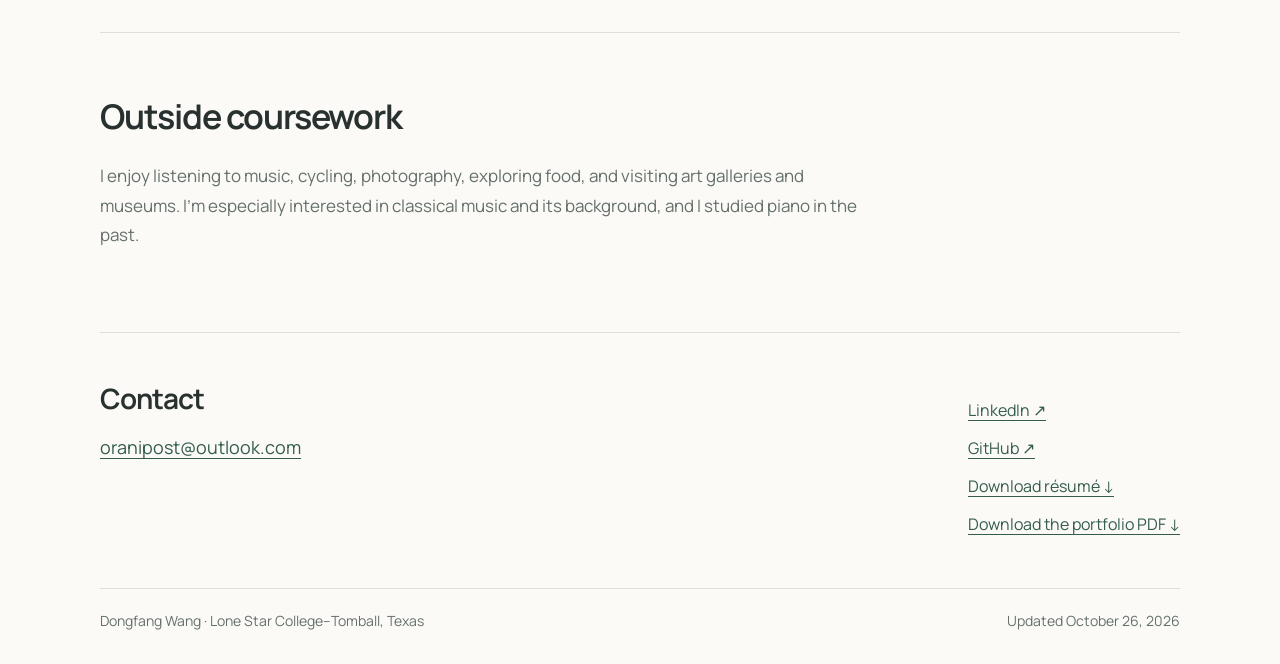
<file: honors-economics-beef-exports.html>
<!doctype html>
<html lang="en">
<head>
  <meta charset="utf-8">
  <meta name="viewport" content="width=device-width, initial-scale=1">
  <meta name="description" content="Economics research and GCIC presentation in Dongfang Wang’s single-page student portfolio.">
  <title>Economics research and GCIC presentation | Dongfang Wang</title>
  <link rel="canonical" href="https://oranipost.github.io/">
  <link rel="icon" href="assets/favicon.svg" type="image/svg+xml">
  <script src="redirect.js?v=a37ed24ad1" defer></script>
  <noscript><meta http-equiv="refresh" content="0;url=index.html#gcic"></noscript>
  <style>
    @font-face {font-family: Manrope; src: url('assets/fonts/Manrope-Variable.ttf') format('truetype'); font-weight: 200 800; font-display: swap;}
    body {font-family: Manrope, sans-serif; color: #243248; background: #fafbfc; max-width: 40rem; padding: 4rem 1.5rem; margin: auto; line-height: 1.6;}
    h1 {font-size: 1.5rem;} a {color: #315a87; text-underline-offset: .2em;} a:focus-visible {outline: 2px solid currentColor; outline-offset: 4px;}
  </style>
</head>
<body>
  <main>
    <h1>Dongfang Wang</h1>
    <p>My portfolio is now on one page.</p>
    <p><a href="index.html#gcic">Continue to economics research and gcic presentation</a></p>
  </main>
</body>
</html>
</file>
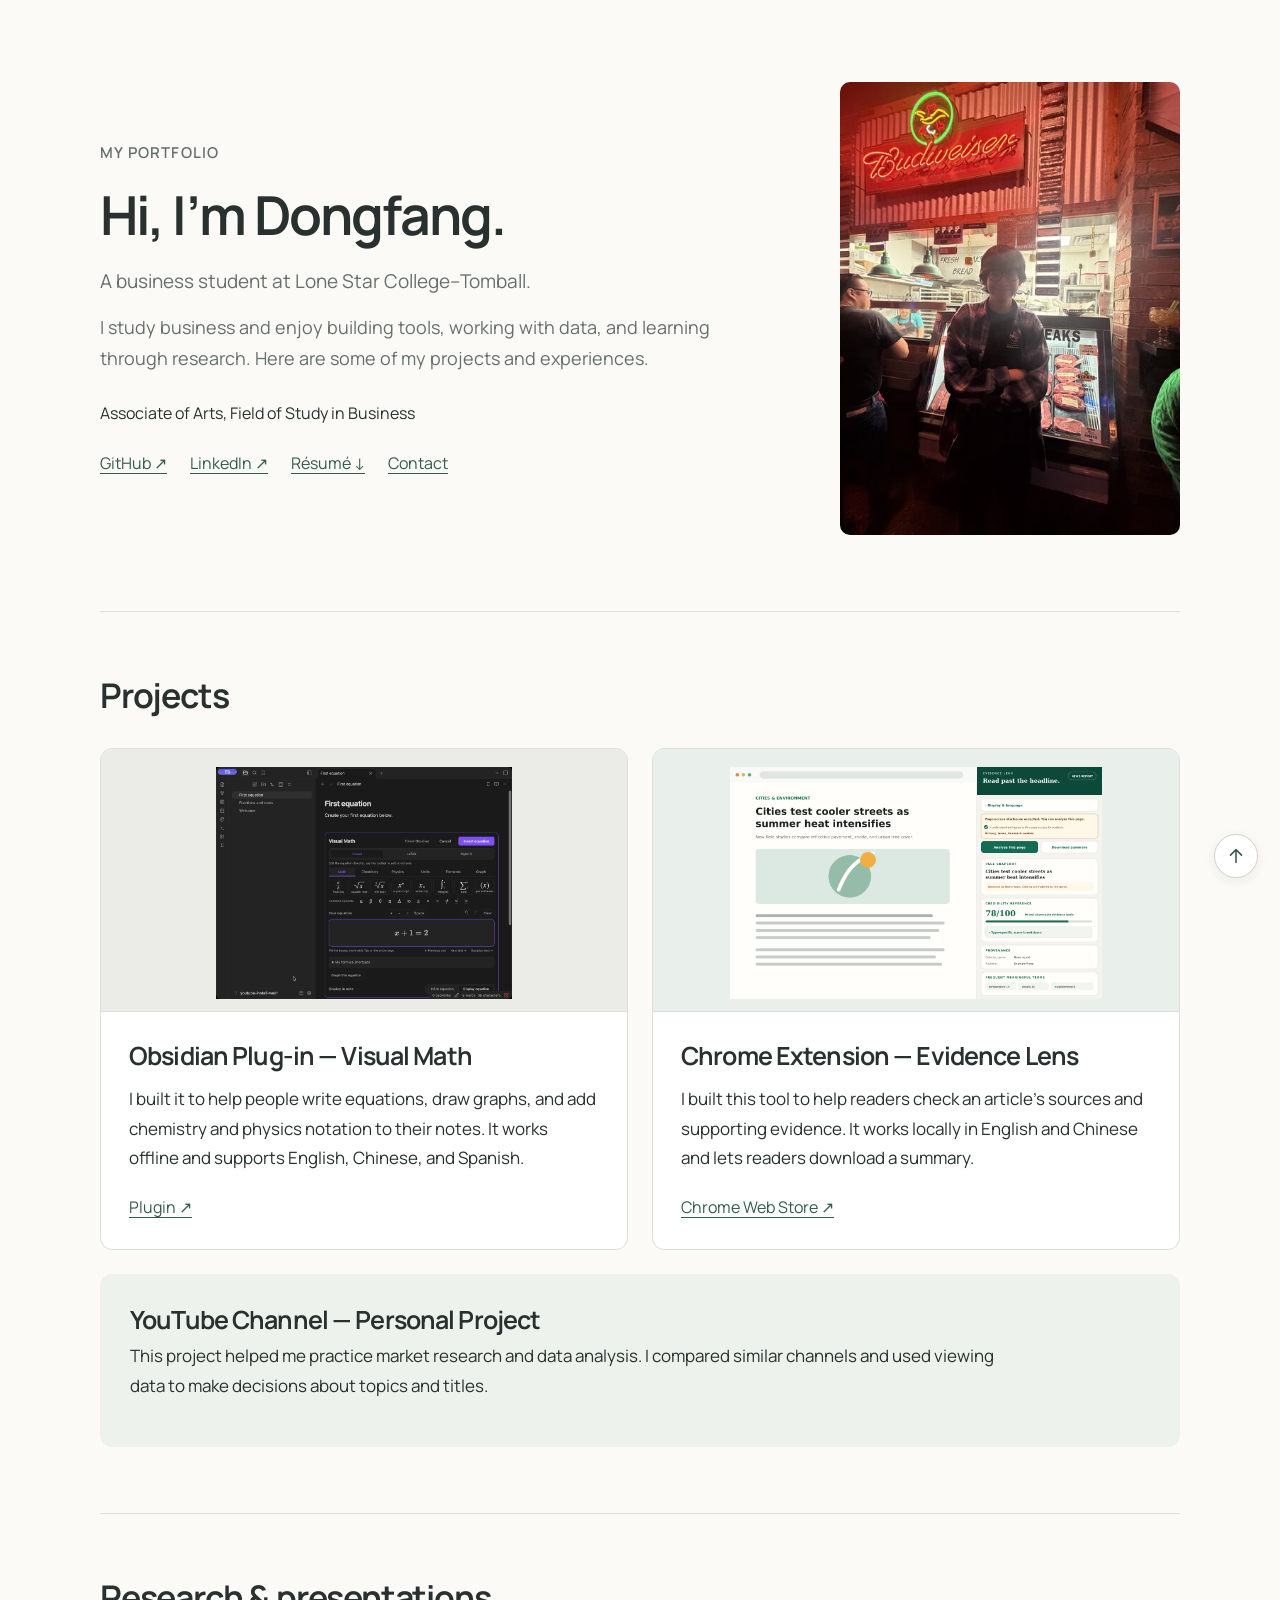
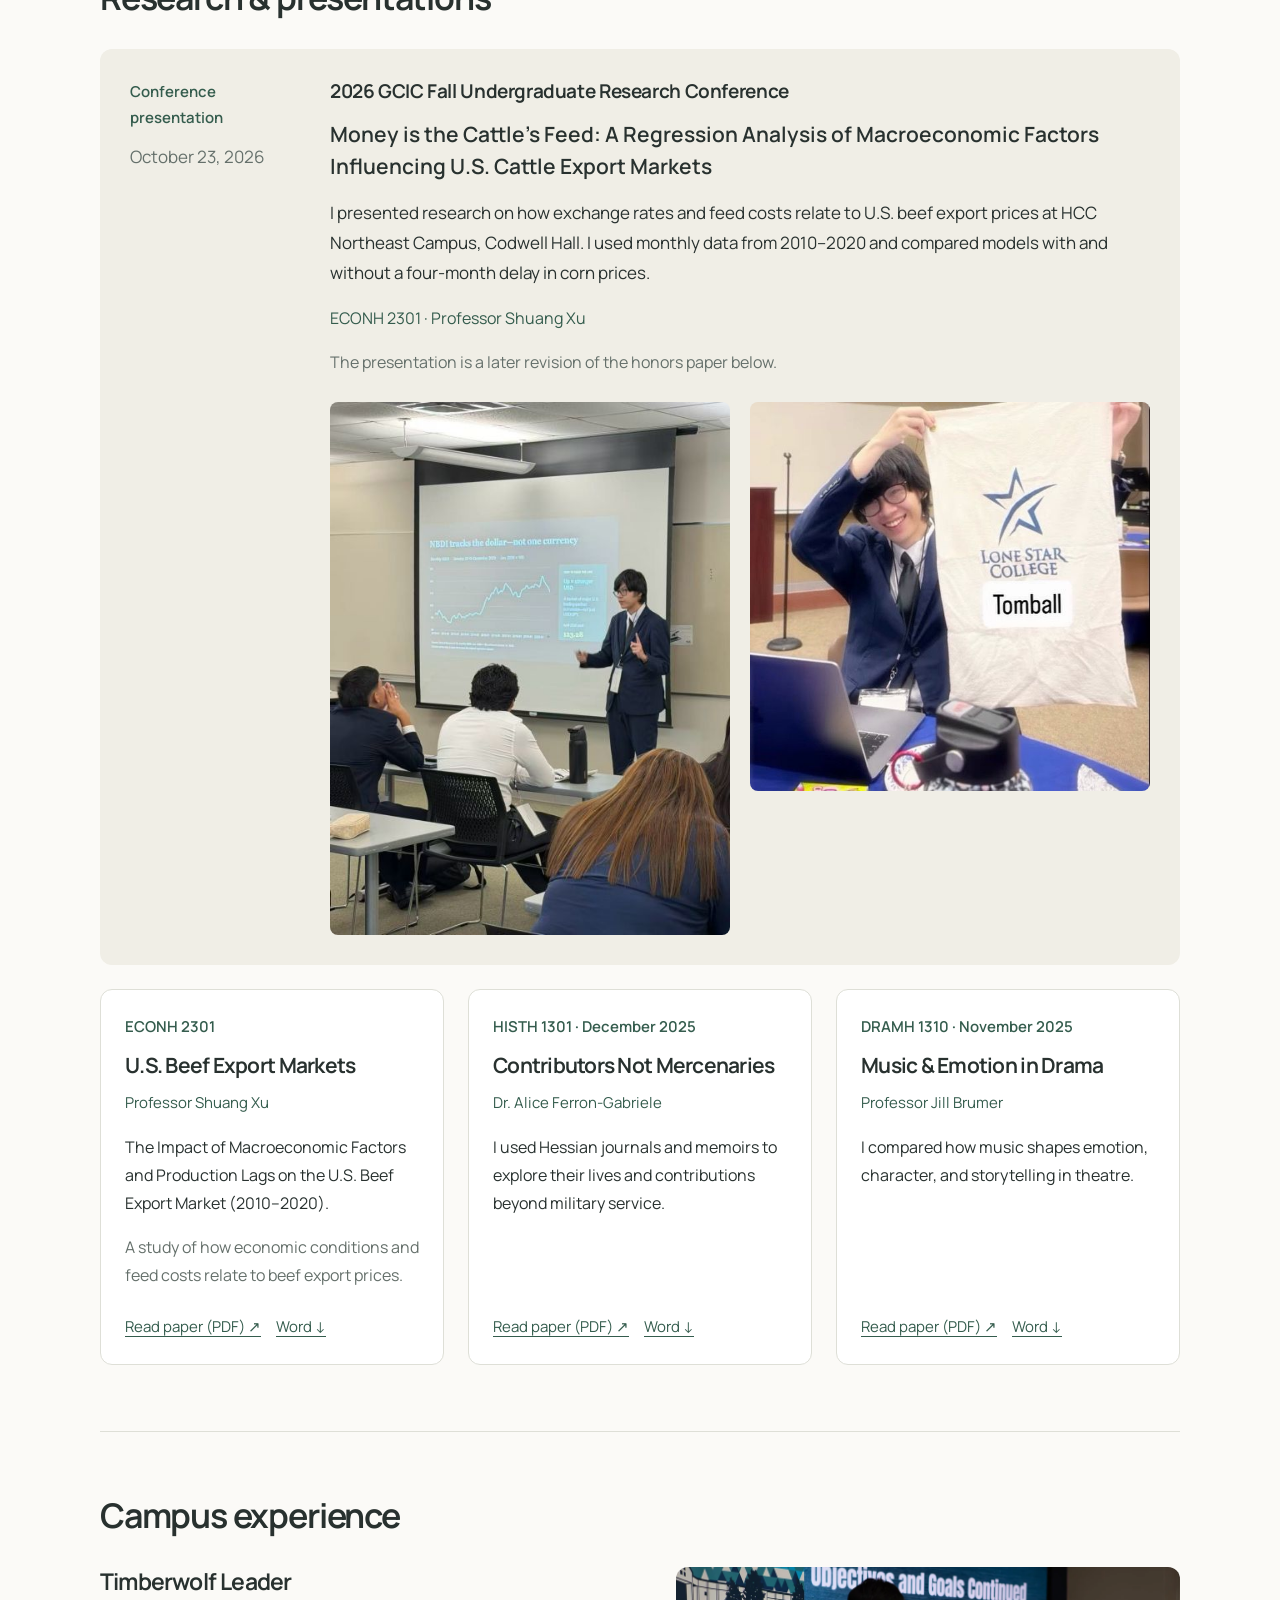
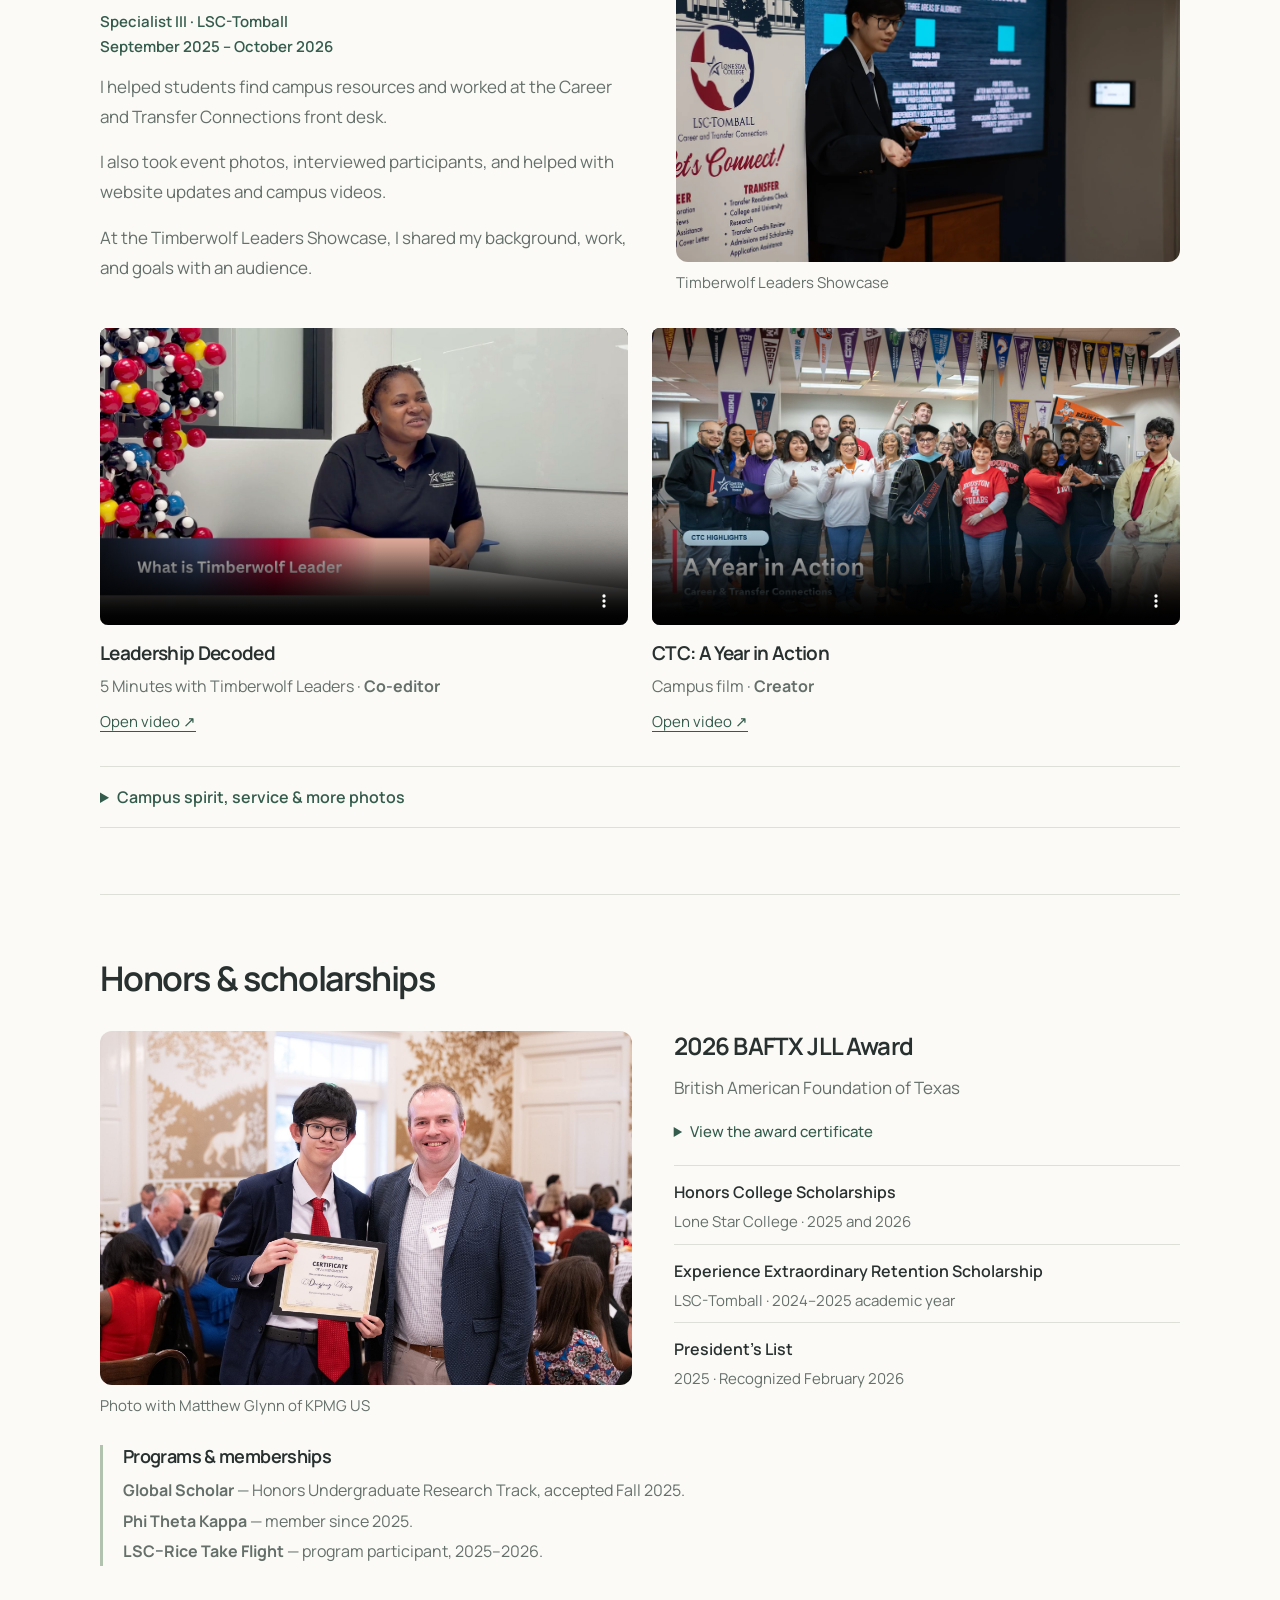
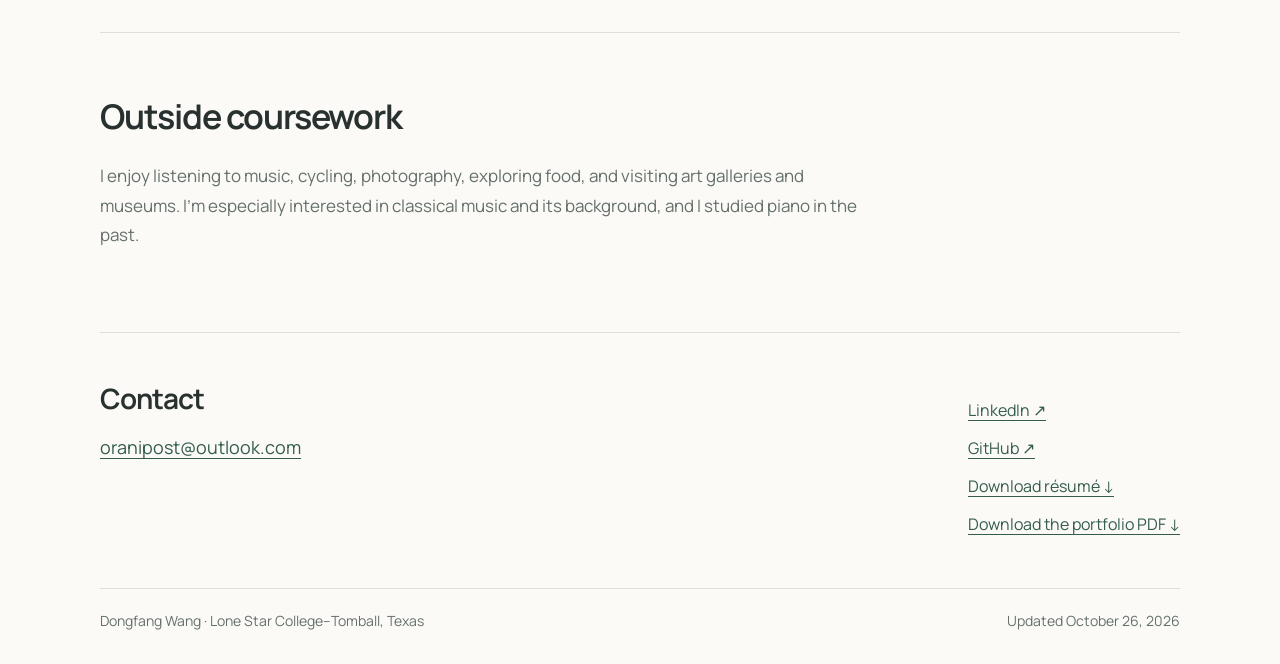
<file: honors-history-hessians.html>
<!doctype html>
<html lang="en">
<head>
  <meta charset="utf-8">
  <meta name="viewport" content="width=device-width, initial-scale=1">
  <meta name="description" content="Honors history research in Dongfang Wang’s single-page student portfolio.">
  <title>Honors history research | Dongfang Wang</title>
  <link rel="canonical" href="https://oranipost.github.io/">
  <link rel="icon" href="assets/favicon.svg" type="image/svg+xml">
  <script src="redirect.js?v=a37ed24ad1" defer></script>
  <noscript><meta http-equiv="refresh" content="0;url=index.html#history"></noscript>
  <style>
    @font-face {font-family: Manrope; src: url('assets/fonts/Manrope-Variable.ttf') format('truetype'); font-weight: 200 800; font-display: swap;}
    body {font-family: Manrope, sans-serif; color: #243248; background: #fafbfc; max-width: 40rem; padding: 4rem 1.5rem; margin: auto; line-height: 1.6;}
    h1 {font-size: 1.5rem;} a {color: #315a87; text-underline-offset: .2em;} a:focus-visible {outline: 2px solid currentColor; outline-offset: 4px;}
  </style>
</head>
<body>
  <main>
    <h1>Dongfang Wang</h1>
    <p>My portfolio is now on one page.</p>
    <p><a href="index.html#history">Continue to honors history research</a></p>
  </main>
</body>
</html>
</file>
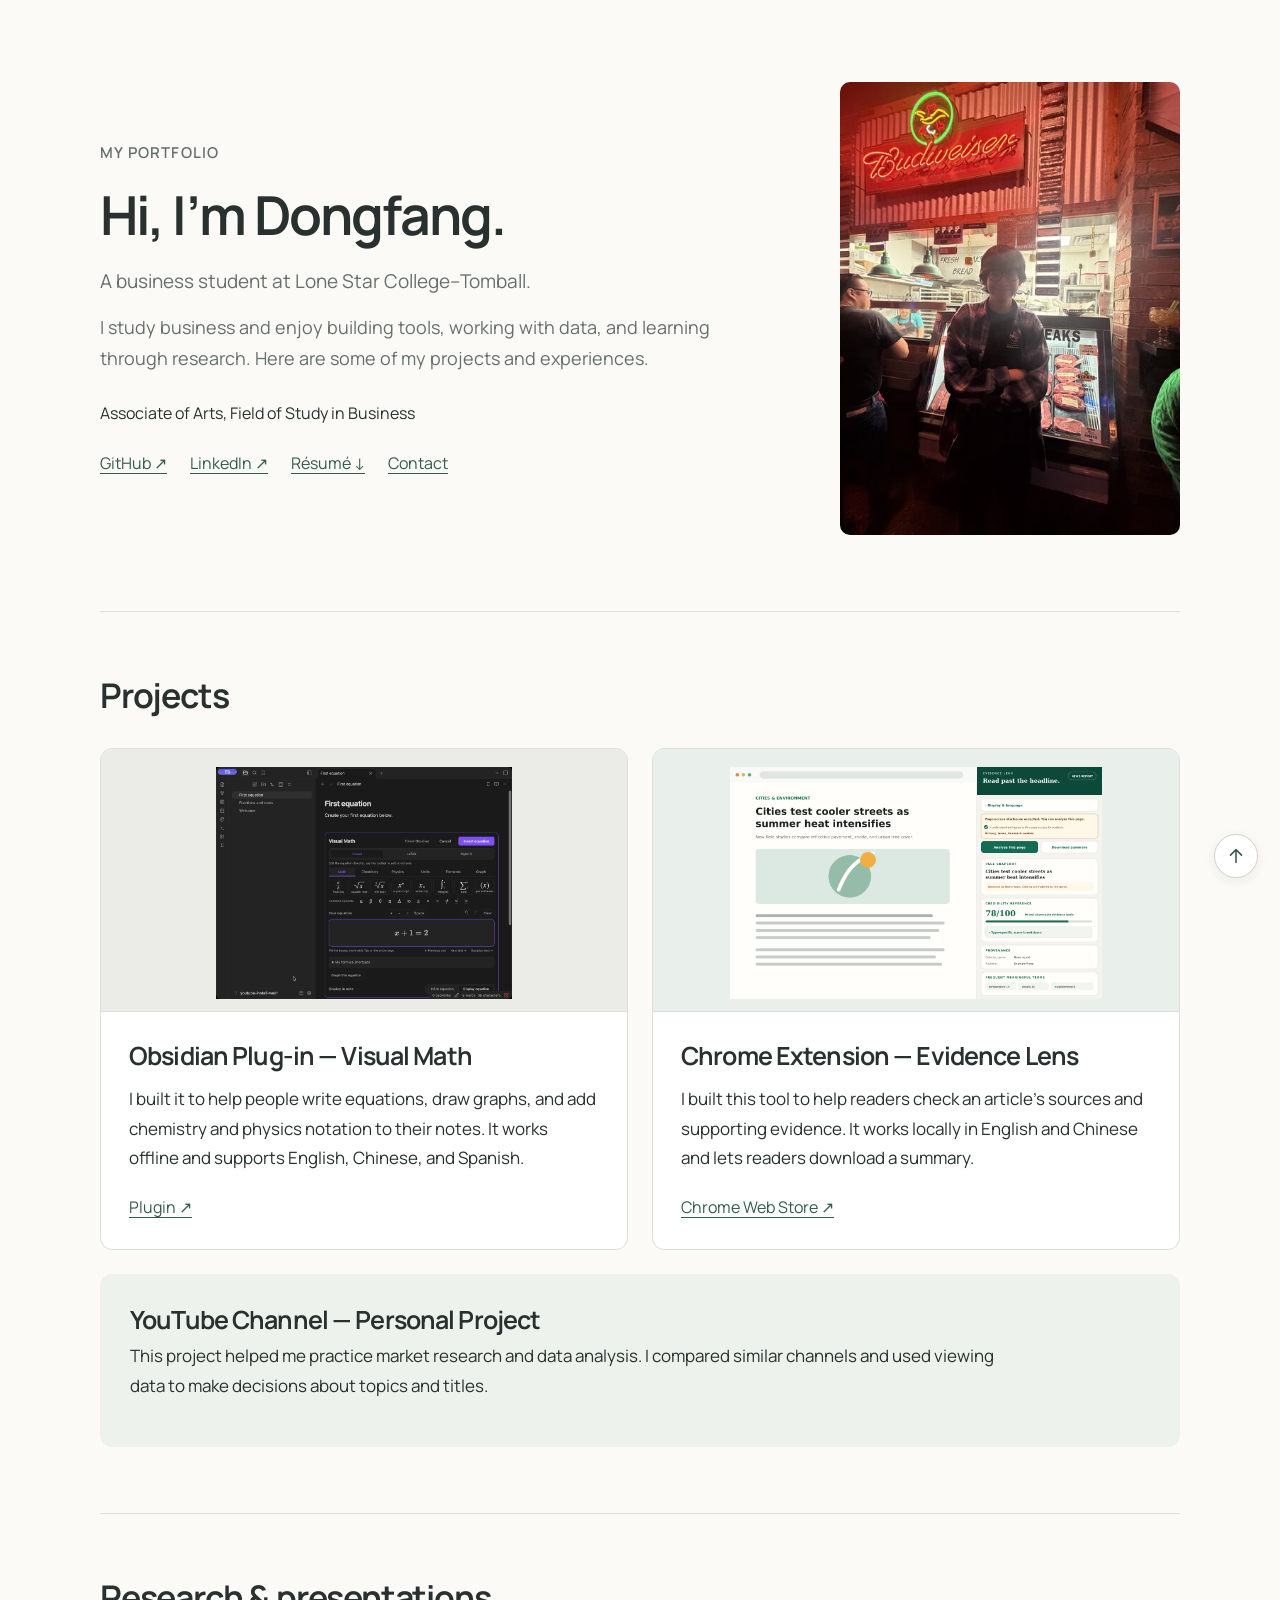
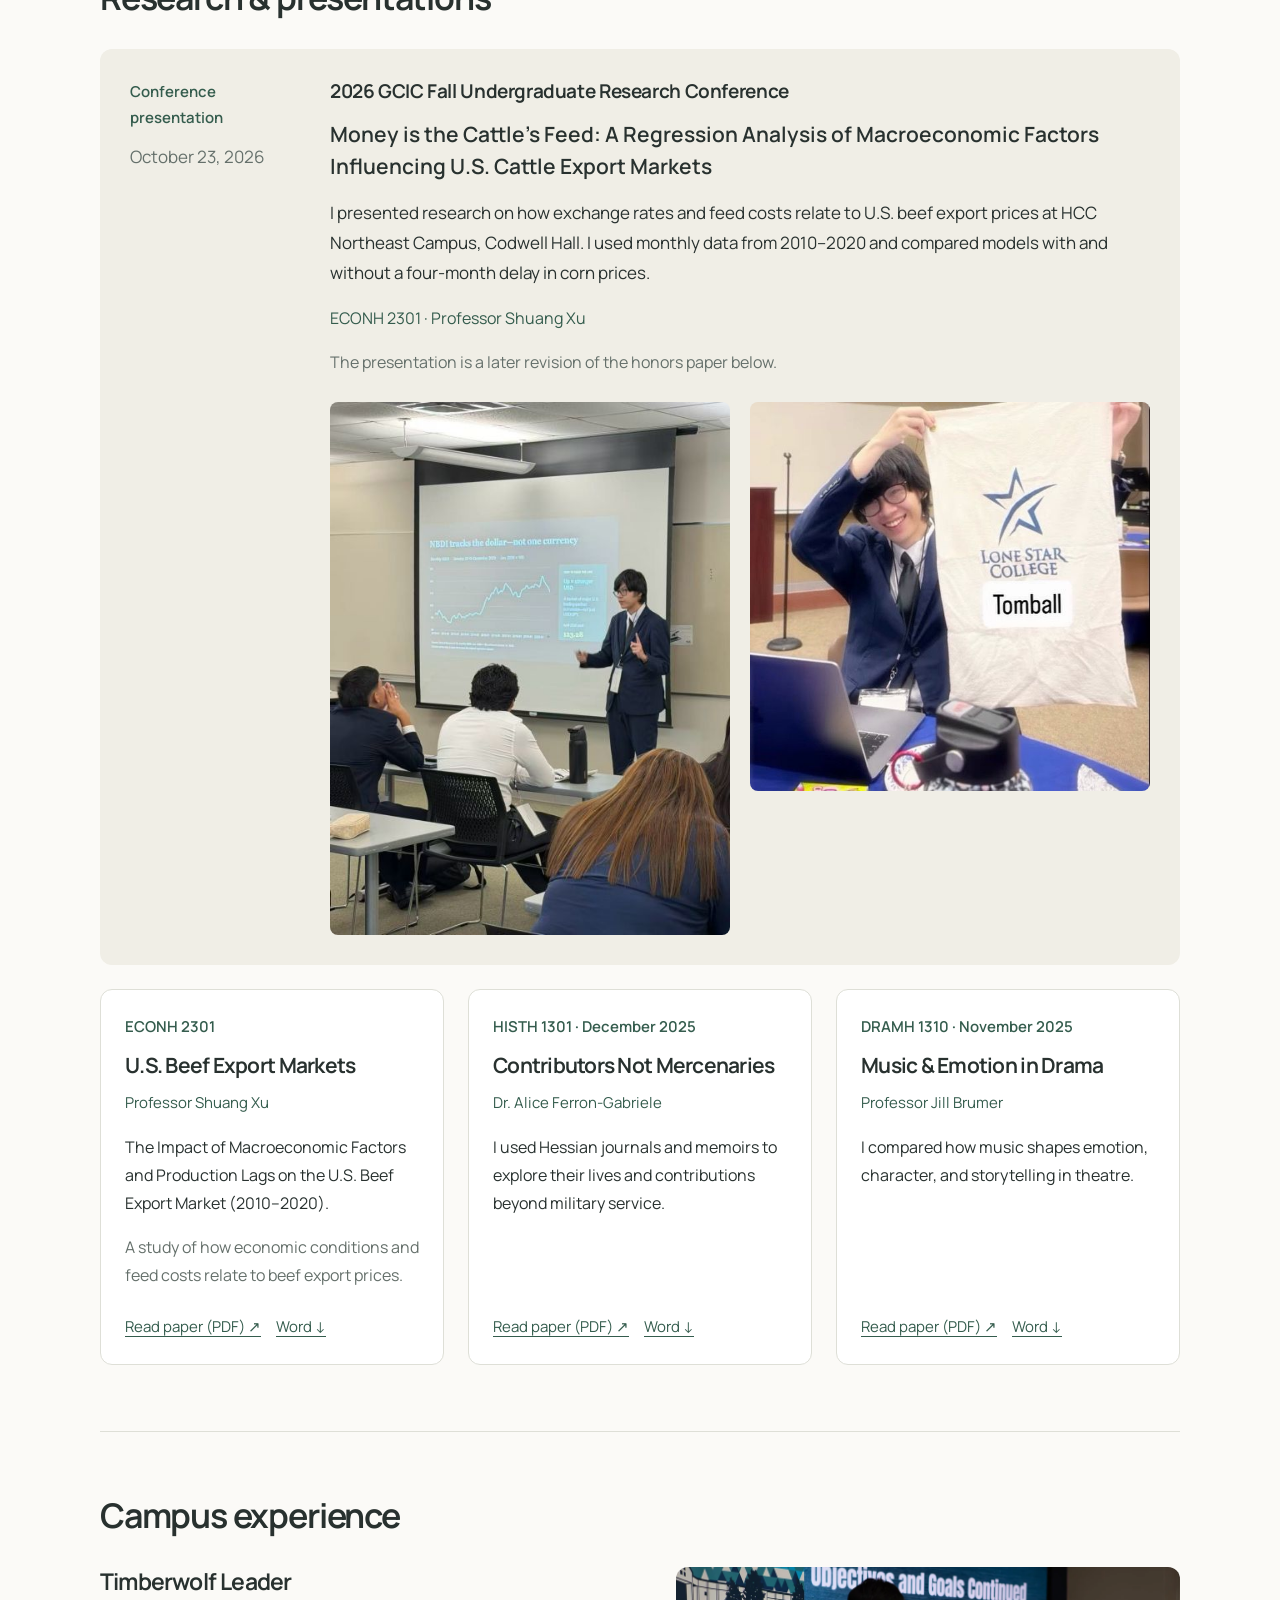
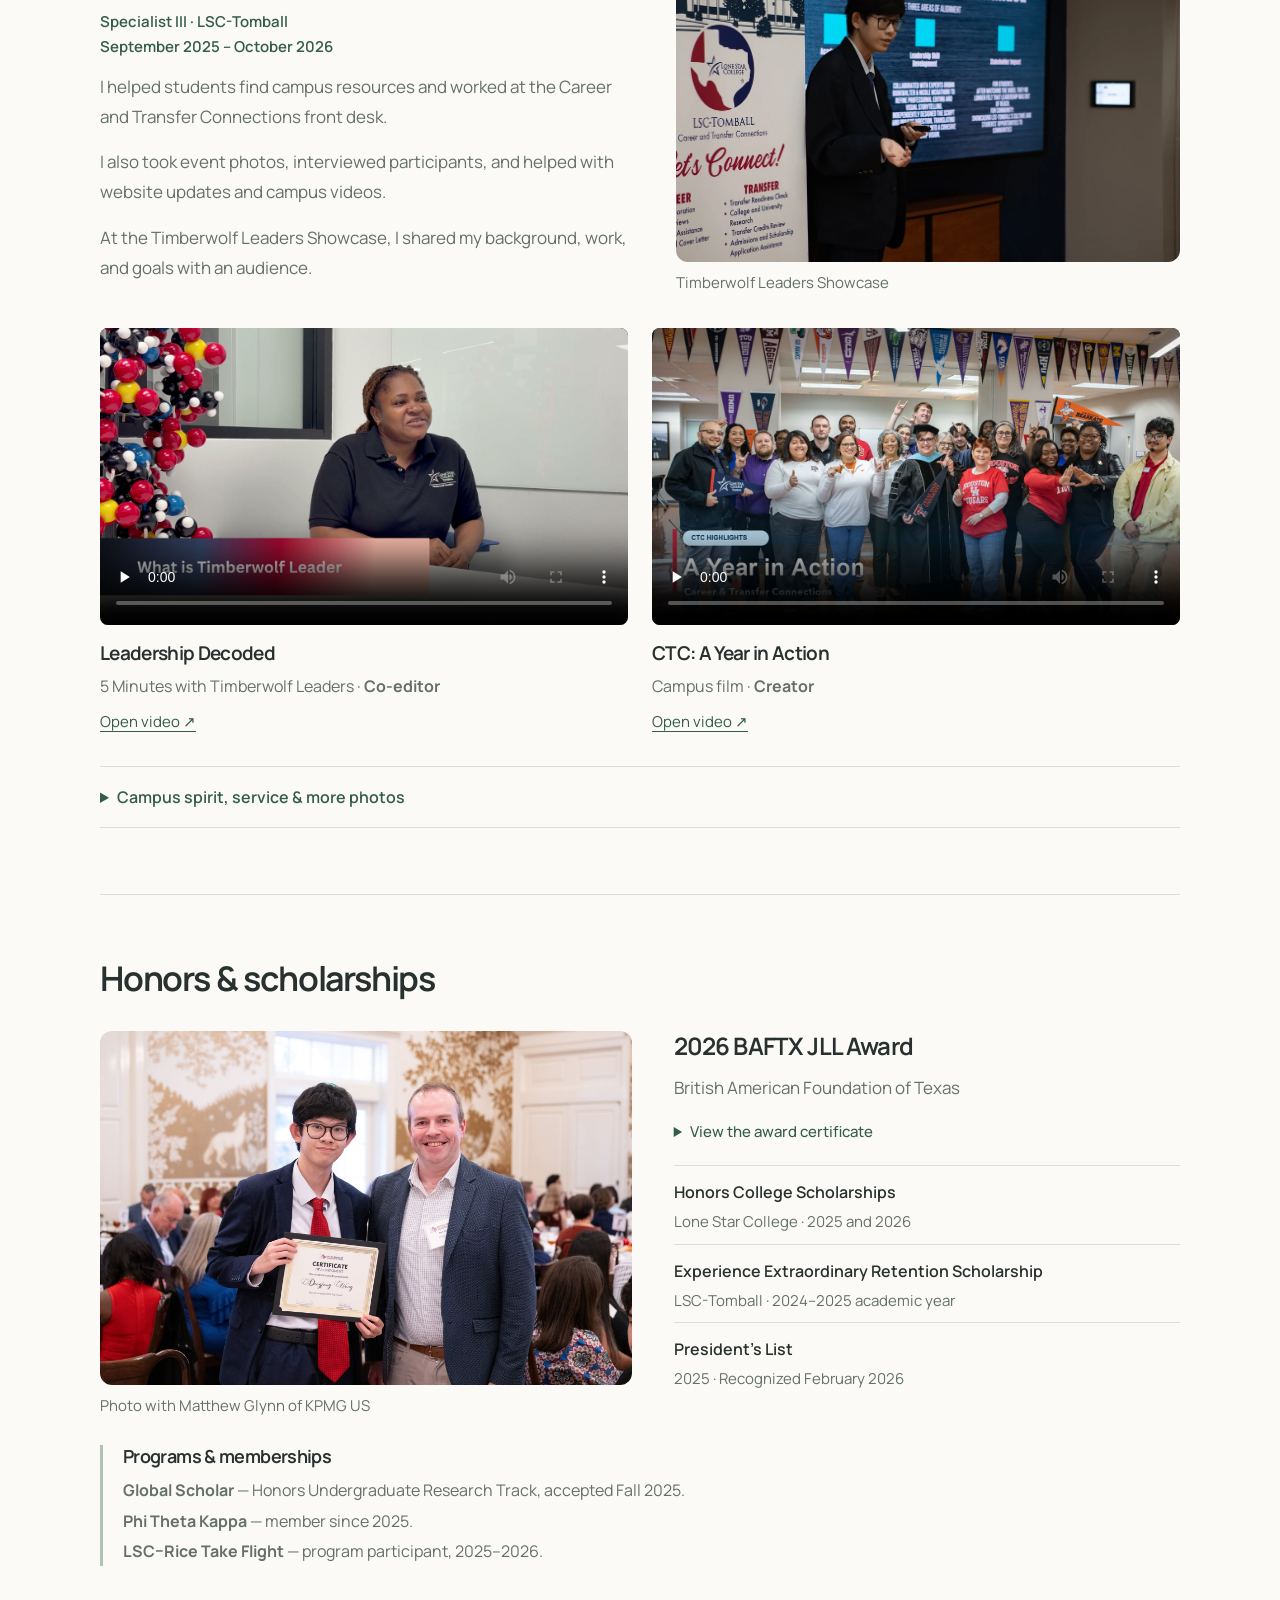
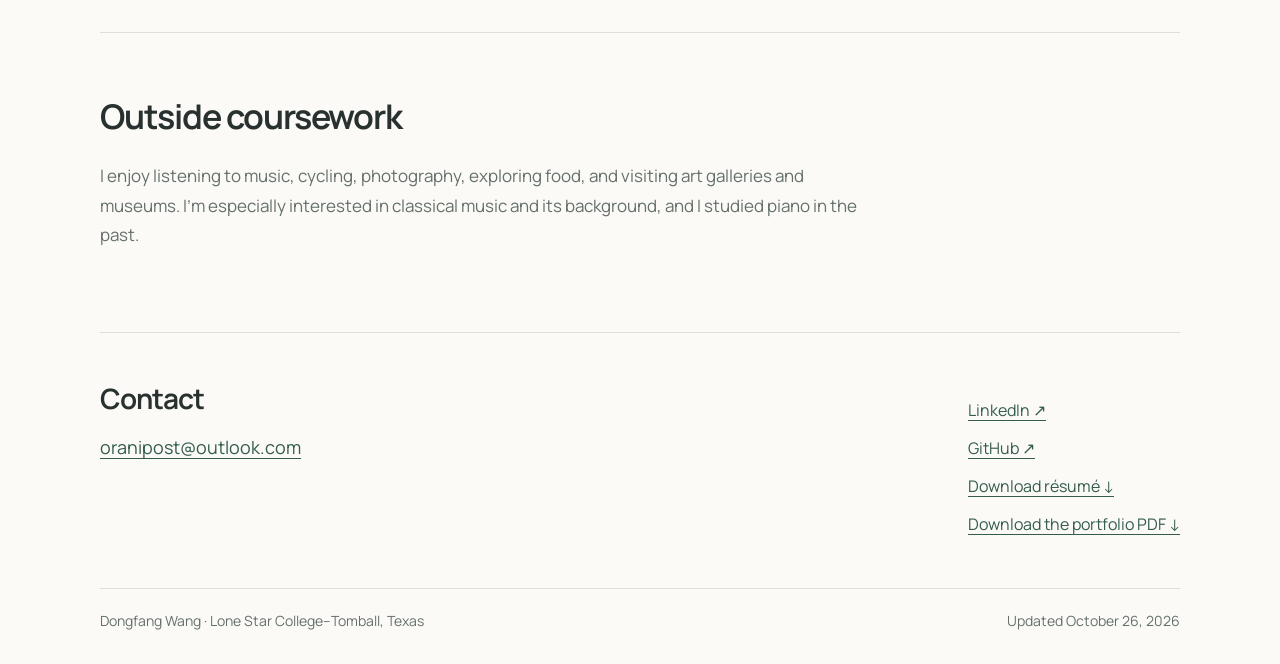
<file: honors-theatre-music.html>
<!doctype html>
<html lang="en">
<head>
  <meta charset="utf-8">
  <meta name="viewport" content="width=device-width, initial-scale=1">
  <meta name="description" content="Honors theatre research in Dongfang Wang’s single-page student portfolio.">
  <title>Honors theatre research | Dongfang Wang</title>
  <link rel="canonical" href="https://oranipost.github.io/">
  <link rel="icon" href="assets/favicon.svg" type="image/svg+xml">
  <script src="redirect.js?v=a37ed24ad1" defer></script>
  <noscript><meta http-equiv="refresh" content="0;url=index.html#theatre"></noscript>
  <style>
    @font-face {font-family: Manrope; src: url('assets/fonts/Manrope-Variable.ttf') format('truetype'); font-weight: 200 800; font-display: swap;}
    body {font-family: Manrope, sans-serif; color: #243248; background: #fafbfc; max-width: 40rem; padding: 4rem 1.5rem; margin: auto; line-height: 1.6;}
    h1 {font-size: 1.5rem;} a {color: #315a87; text-underline-offset: .2em;} a:focus-visible {outline: 2px solid currentColor; outline-offset: 4px;}
  </style>
</head>
<body>
  <main>
    <h1>Dongfang Wang</h1>
    <p>My portfolio is now on one page.</p>
    <p><a href="index.html#theatre">Continue to honors theatre research</a></p>
  </main>
</body>
</html>
</file>
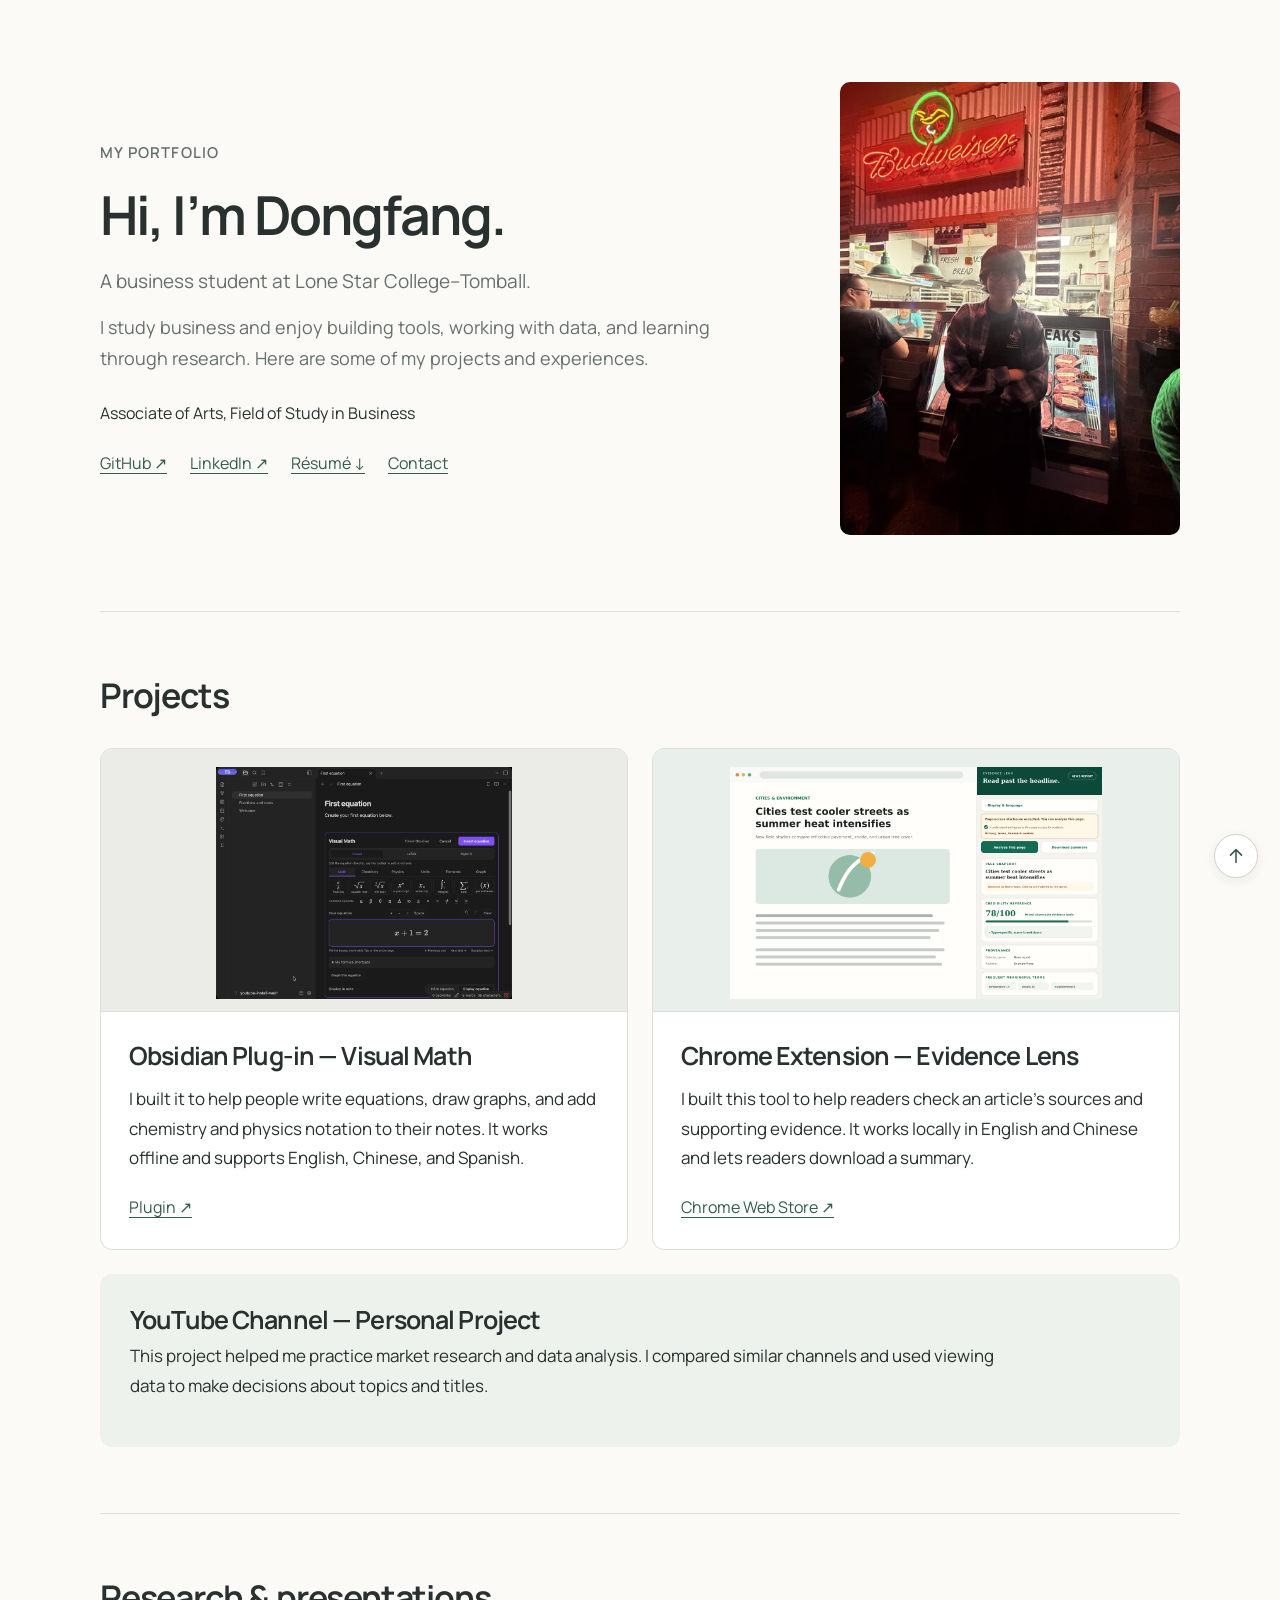
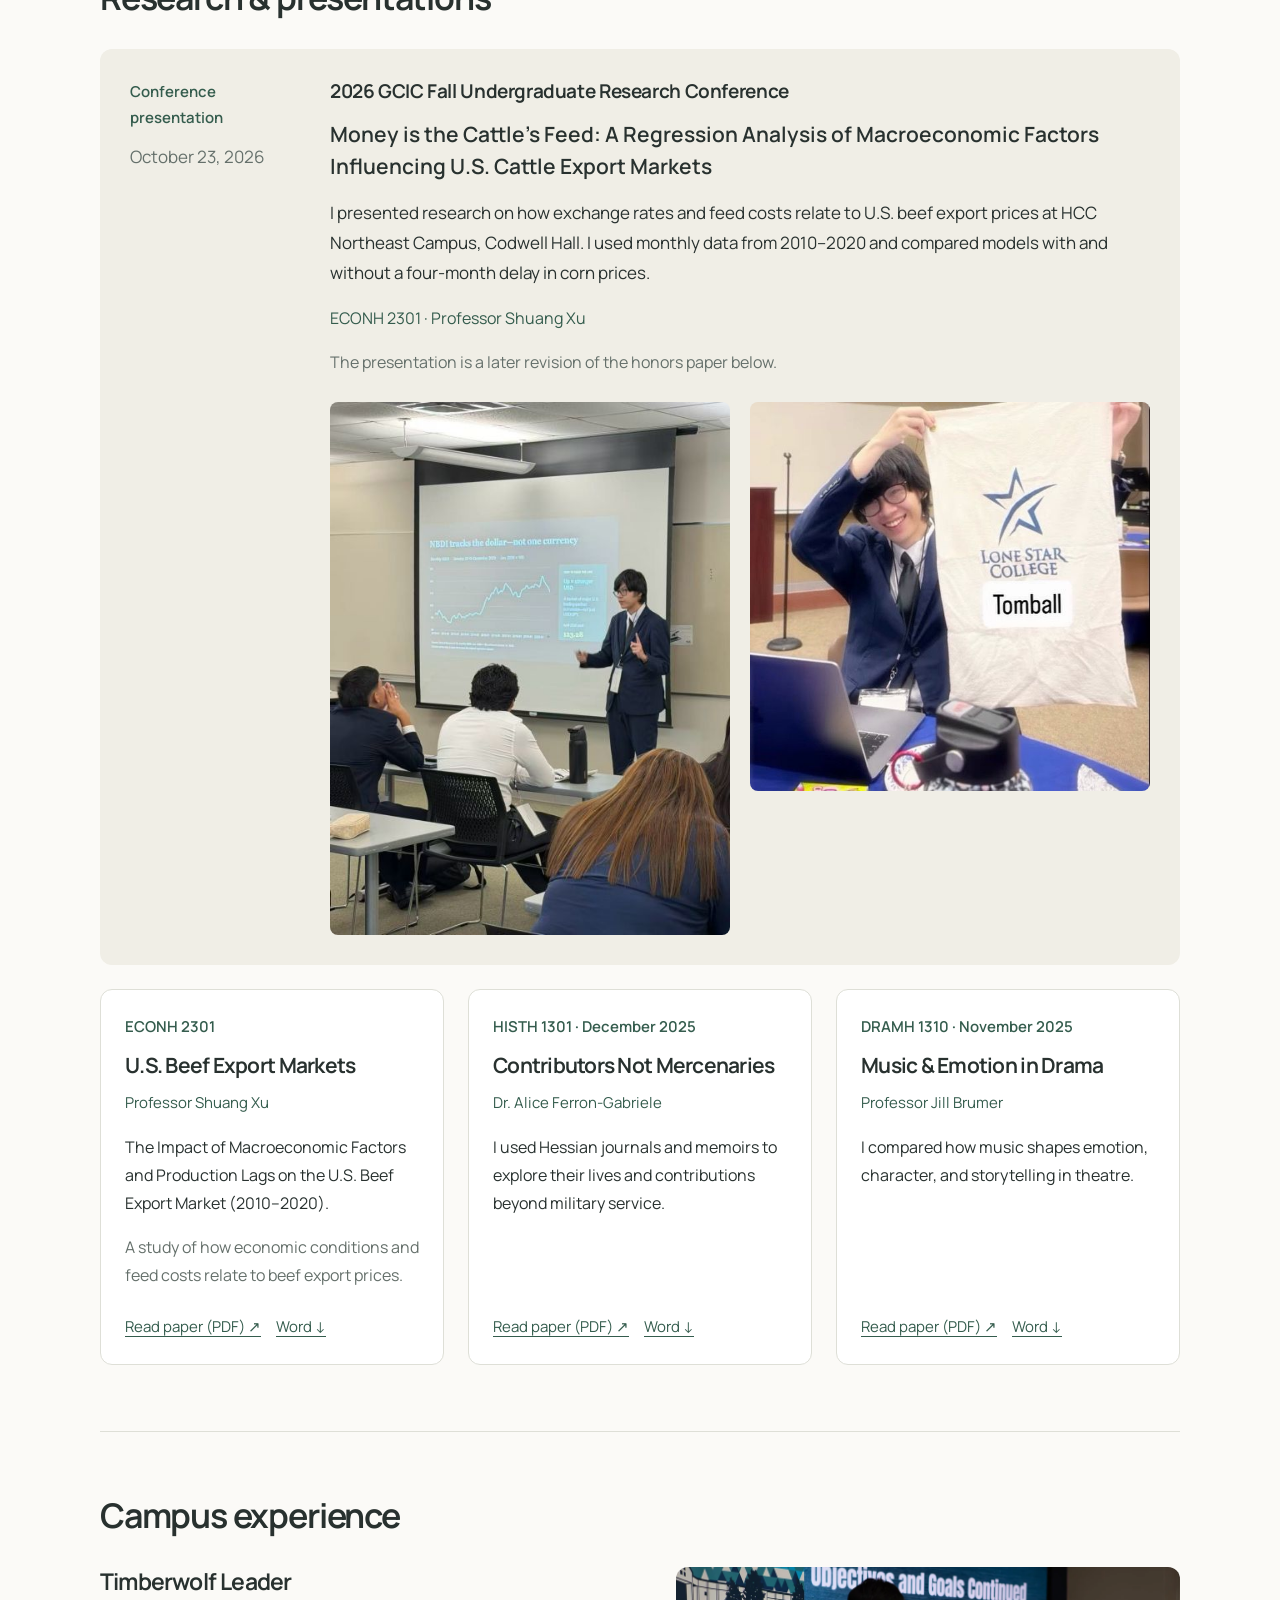
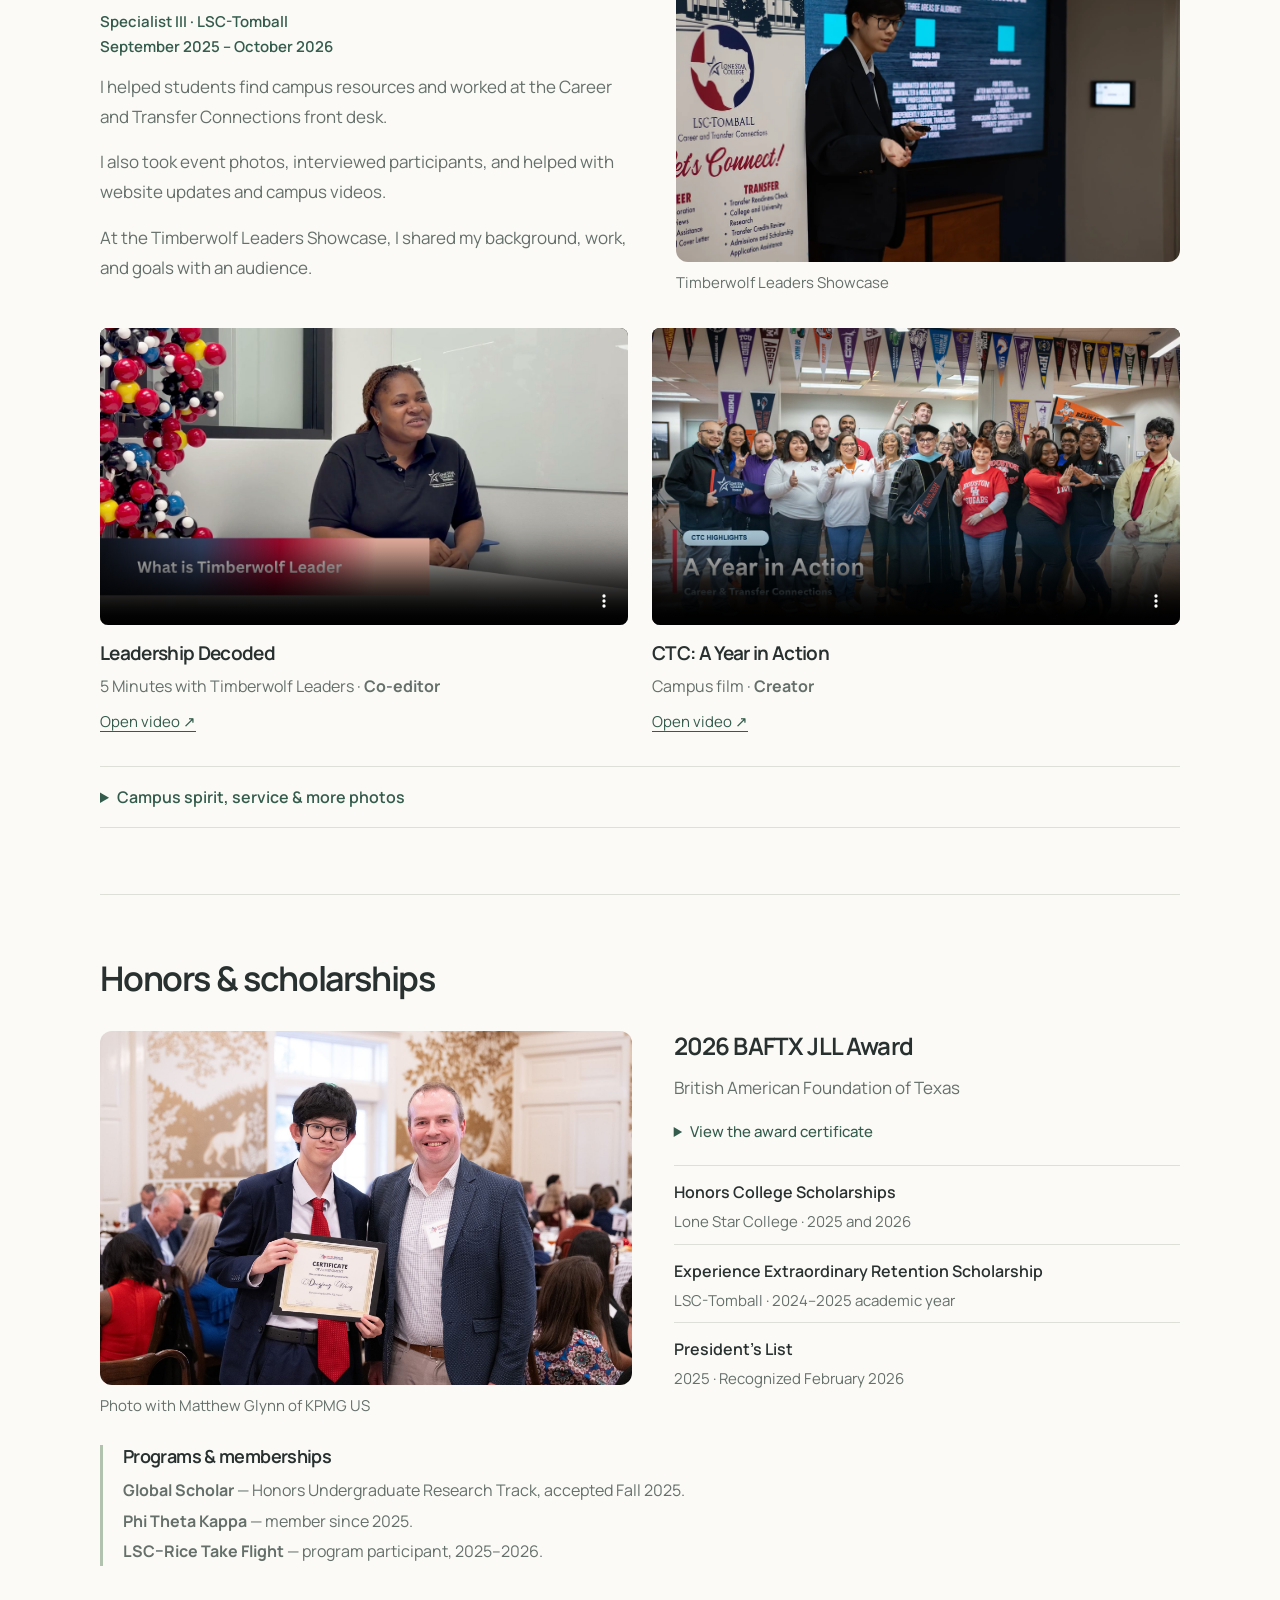
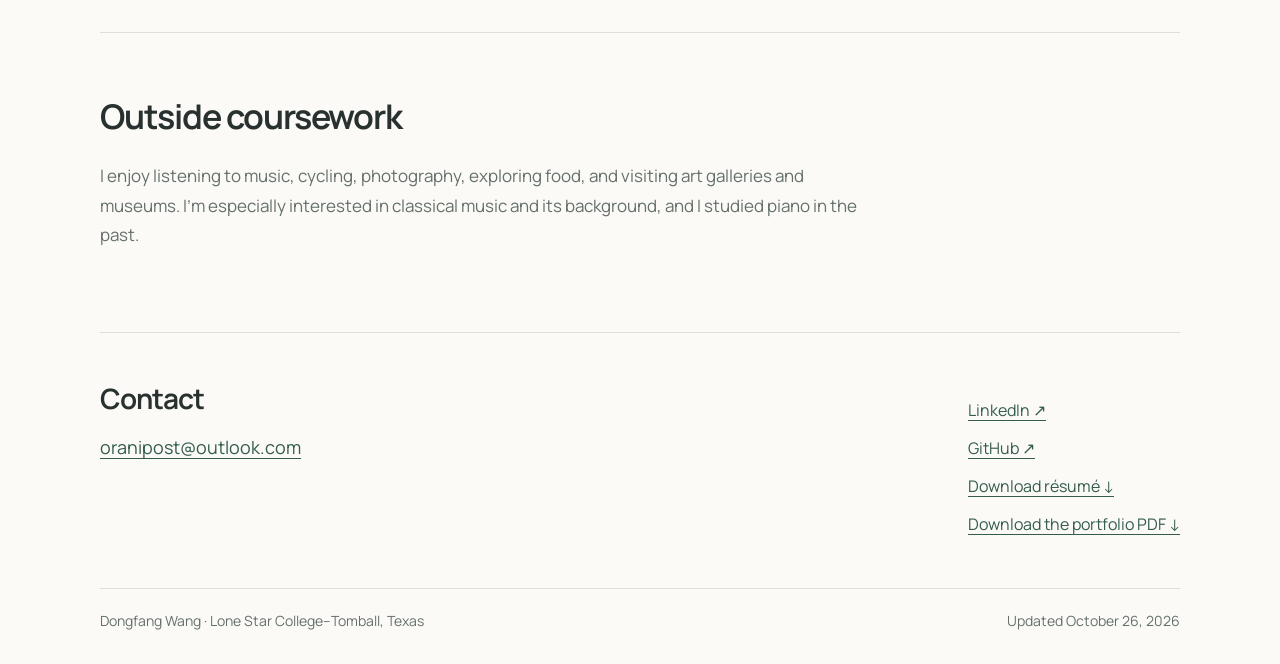
<file: mascot.html>
<!doctype html>
<html lang="en">
<head>
  <meta charset="utf-8">
  <meta name="viewport" content="width=device-width, initial-scale=1">
  <meta name="description" content="Mascot and service in Dongfang Wang’s single-page student portfolio.">
  <title>Mascot and service | Dongfang Wang</title>
  <link rel="canonical" href="https://oranipost.github.io/">
  <link rel="icon" href="assets/favicon.svg" type="image/svg+xml">
  <script src="redirect.js?v=a37ed24ad1" defer></script>
  <noscript><meta http-equiv="refresh" content="0;url=index.html#experience"></noscript>
  <style>
    @font-face {font-family: Manrope; src: url('assets/fonts/Manrope-Variable.ttf') format('truetype'); font-weight: 200 800; font-display: swap;}
    body {font-family: Manrope, sans-serif; color: #243248; background: #fafbfc; max-width: 40rem; padding: 4rem 1.5rem; margin: auto; line-height: 1.6;}
    h1 {font-size: 1.5rem;} a {color: #315a87; text-underline-offset: .2em;} a:focus-visible {outline: 2px solid currentColor; outline-offset: 4px;}
  </style>
</head>
<body>
  <main>
    <h1>Dongfang Wang</h1>
    <p>My portfolio is now on one page.</p>
    <p><a href="index.html#experience">Continue to mascot and service</a></p>
  </main>
</body>
</html>
</file>
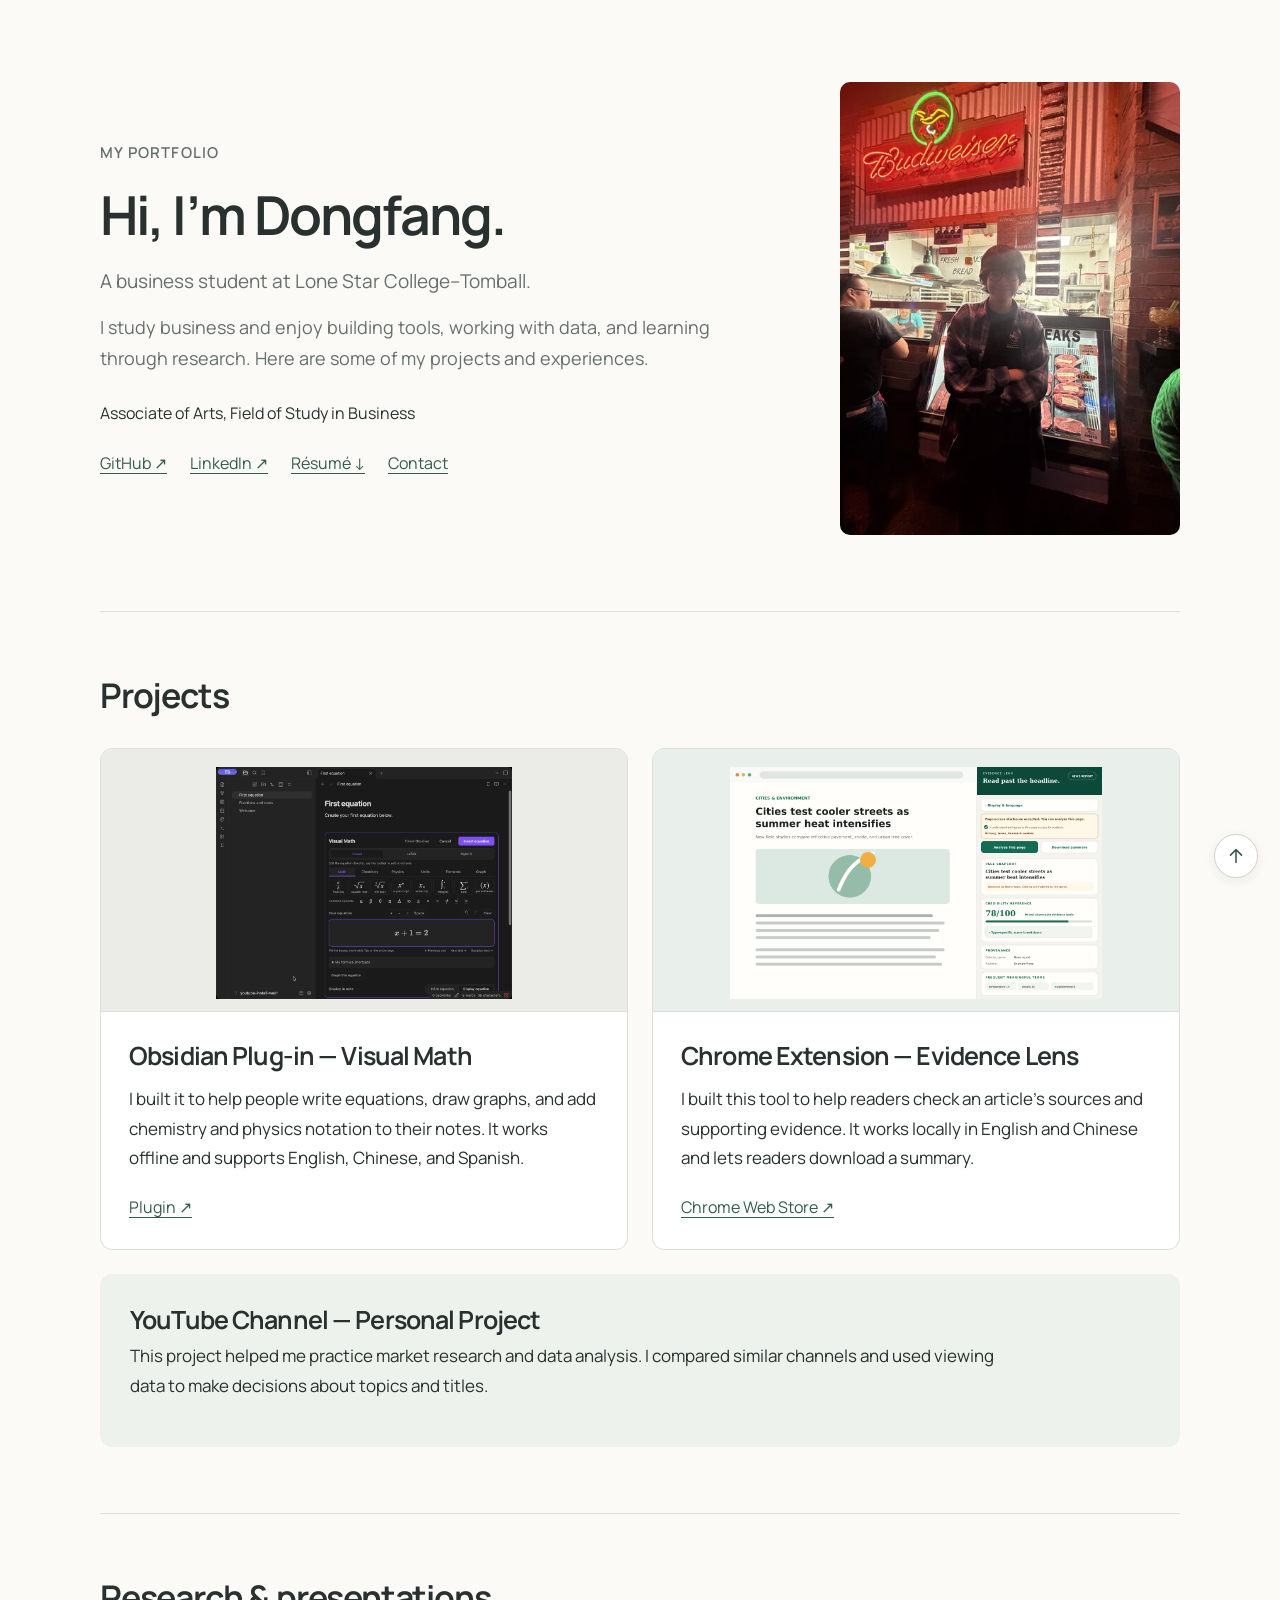
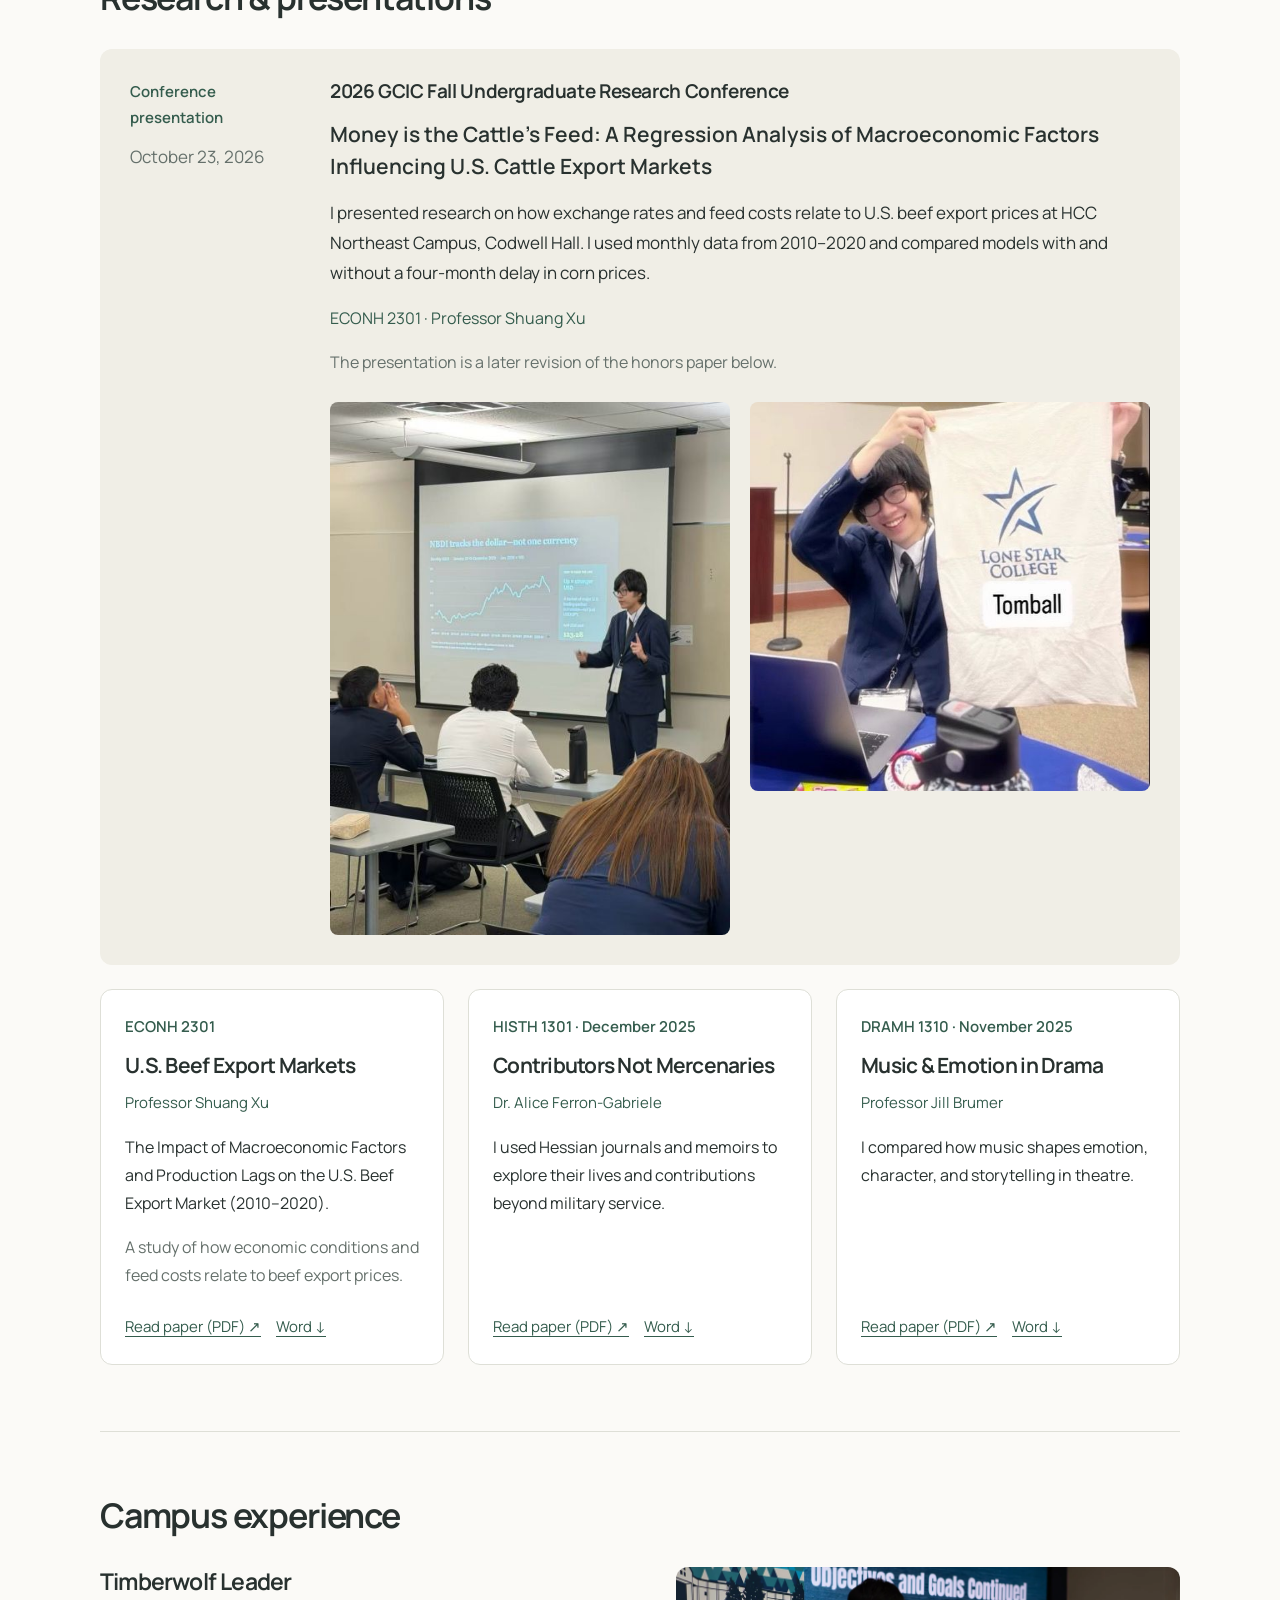
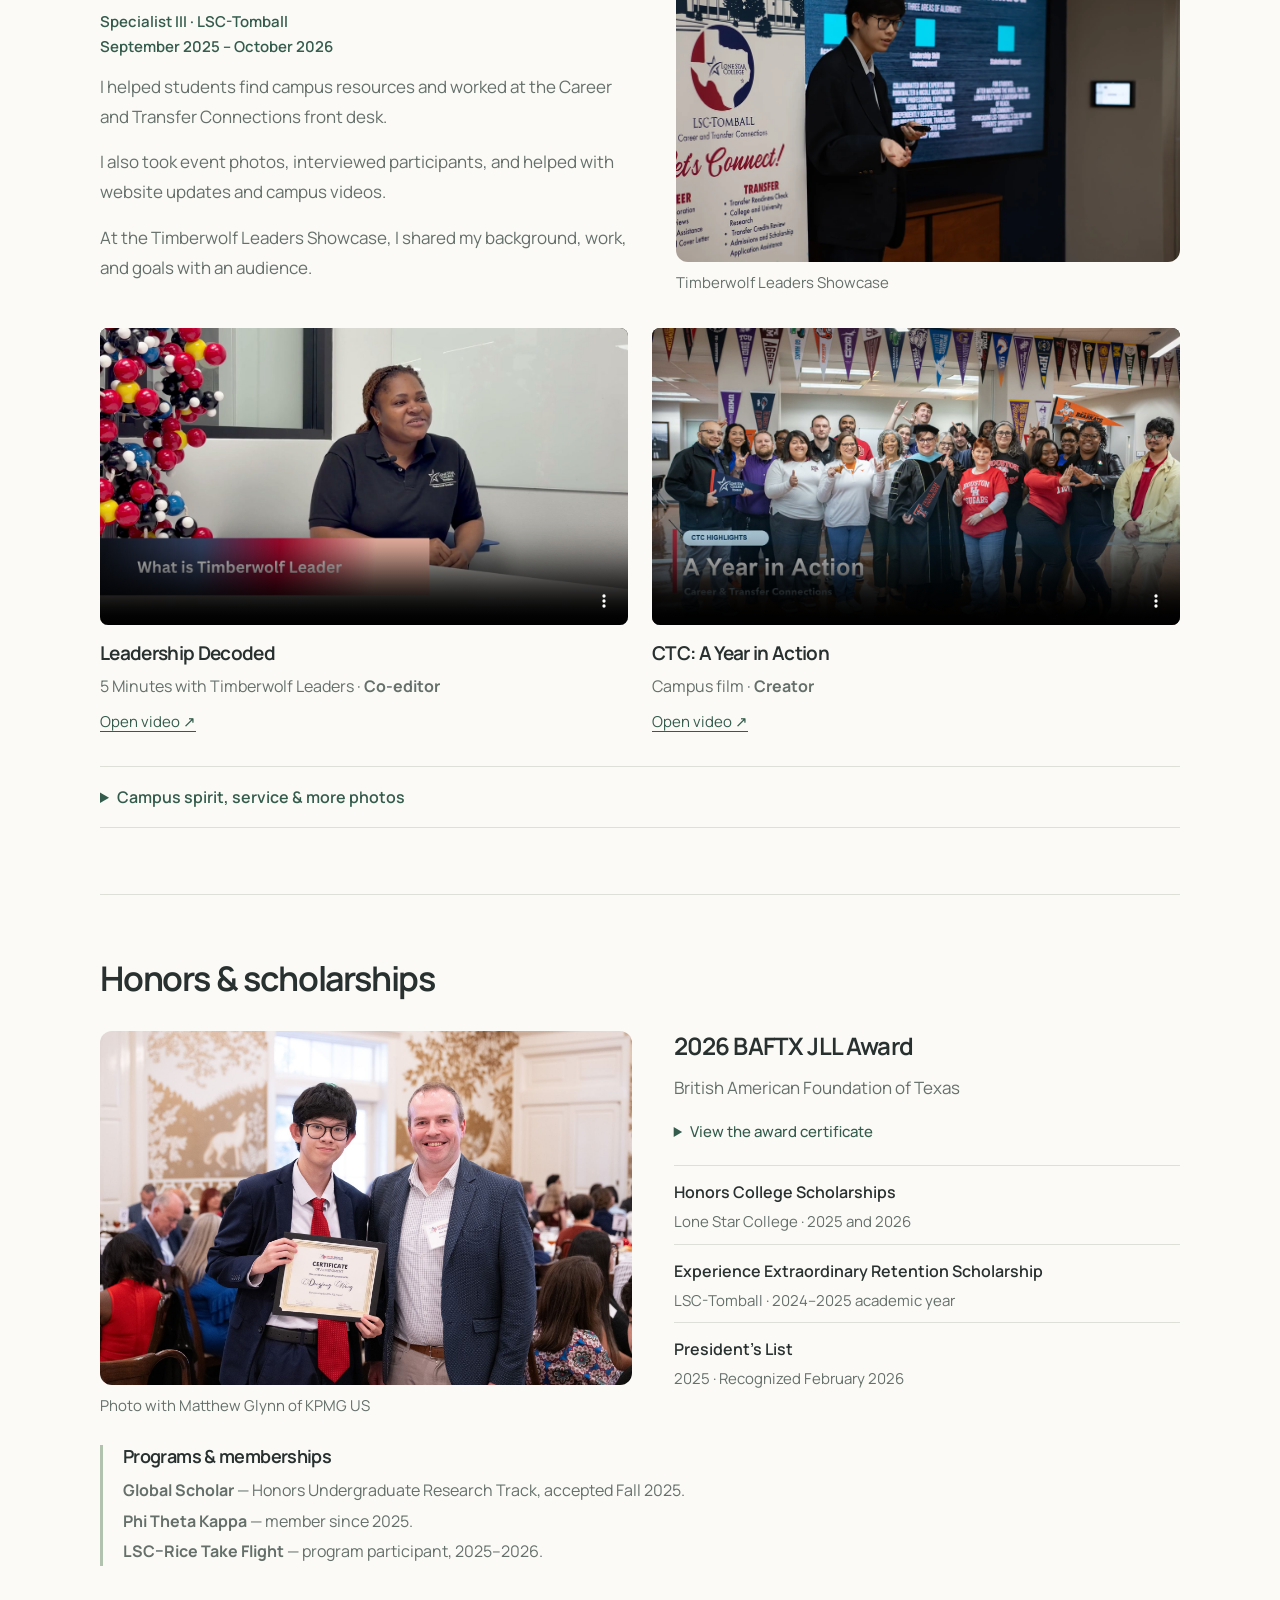
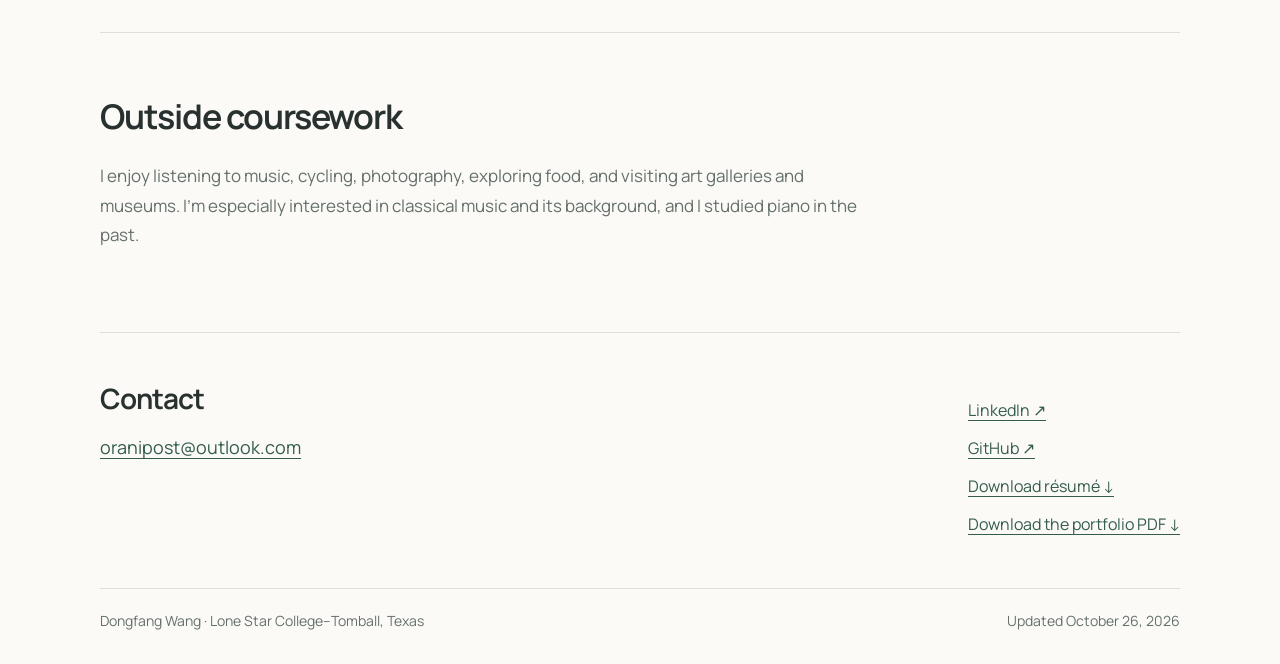
<file: recognition.html>
<!doctype html>
<html lang="en">
<head>
  <meta charset="utf-8">
  <meta name="viewport" content="width=device-width, initial-scale=1">
  <meta name="description" content="Honors and scholarships in Dongfang Wang’s single-page student portfolio.">
  <title>Honors and scholarships | Dongfang Wang</title>
  <link rel="canonical" href="https://oranipost.github.io/">
  <link rel="icon" href="assets/favicon.svg" type="image/svg+xml">
  <script src="redirect.js?v=a37ed24ad1" defer></script>
  <noscript><meta http-equiv="refresh" content="0;url=index.html#recognition"></noscript>
  <style>
    @font-face {font-family: Manrope; src: url('assets/fonts/Manrope-Variable.ttf') format('truetype'); font-weight: 200 800; font-display: swap;}
    body {font-family: Manrope, sans-serif; color: #243248; background: #fafbfc; max-width: 40rem; padding: 4rem 1.5rem; margin: auto; line-height: 1.6;}
    h1 {font-size: 1.5rem;} a {color: #315a87; text-underline-offset: .2em;} a:focus-visible {outline: 2px solid currentColor; outline-offset: 4px;}
  </style>
</head>
<body>
  <main>
    <h1>Dongfang Wang</h1>
    <p>My portfolio is now on one page.</p>
    <p><a href="index.html#recognition">Continue to honors and scholarships</a></p>
  </main>
</body>
</html>
</file>
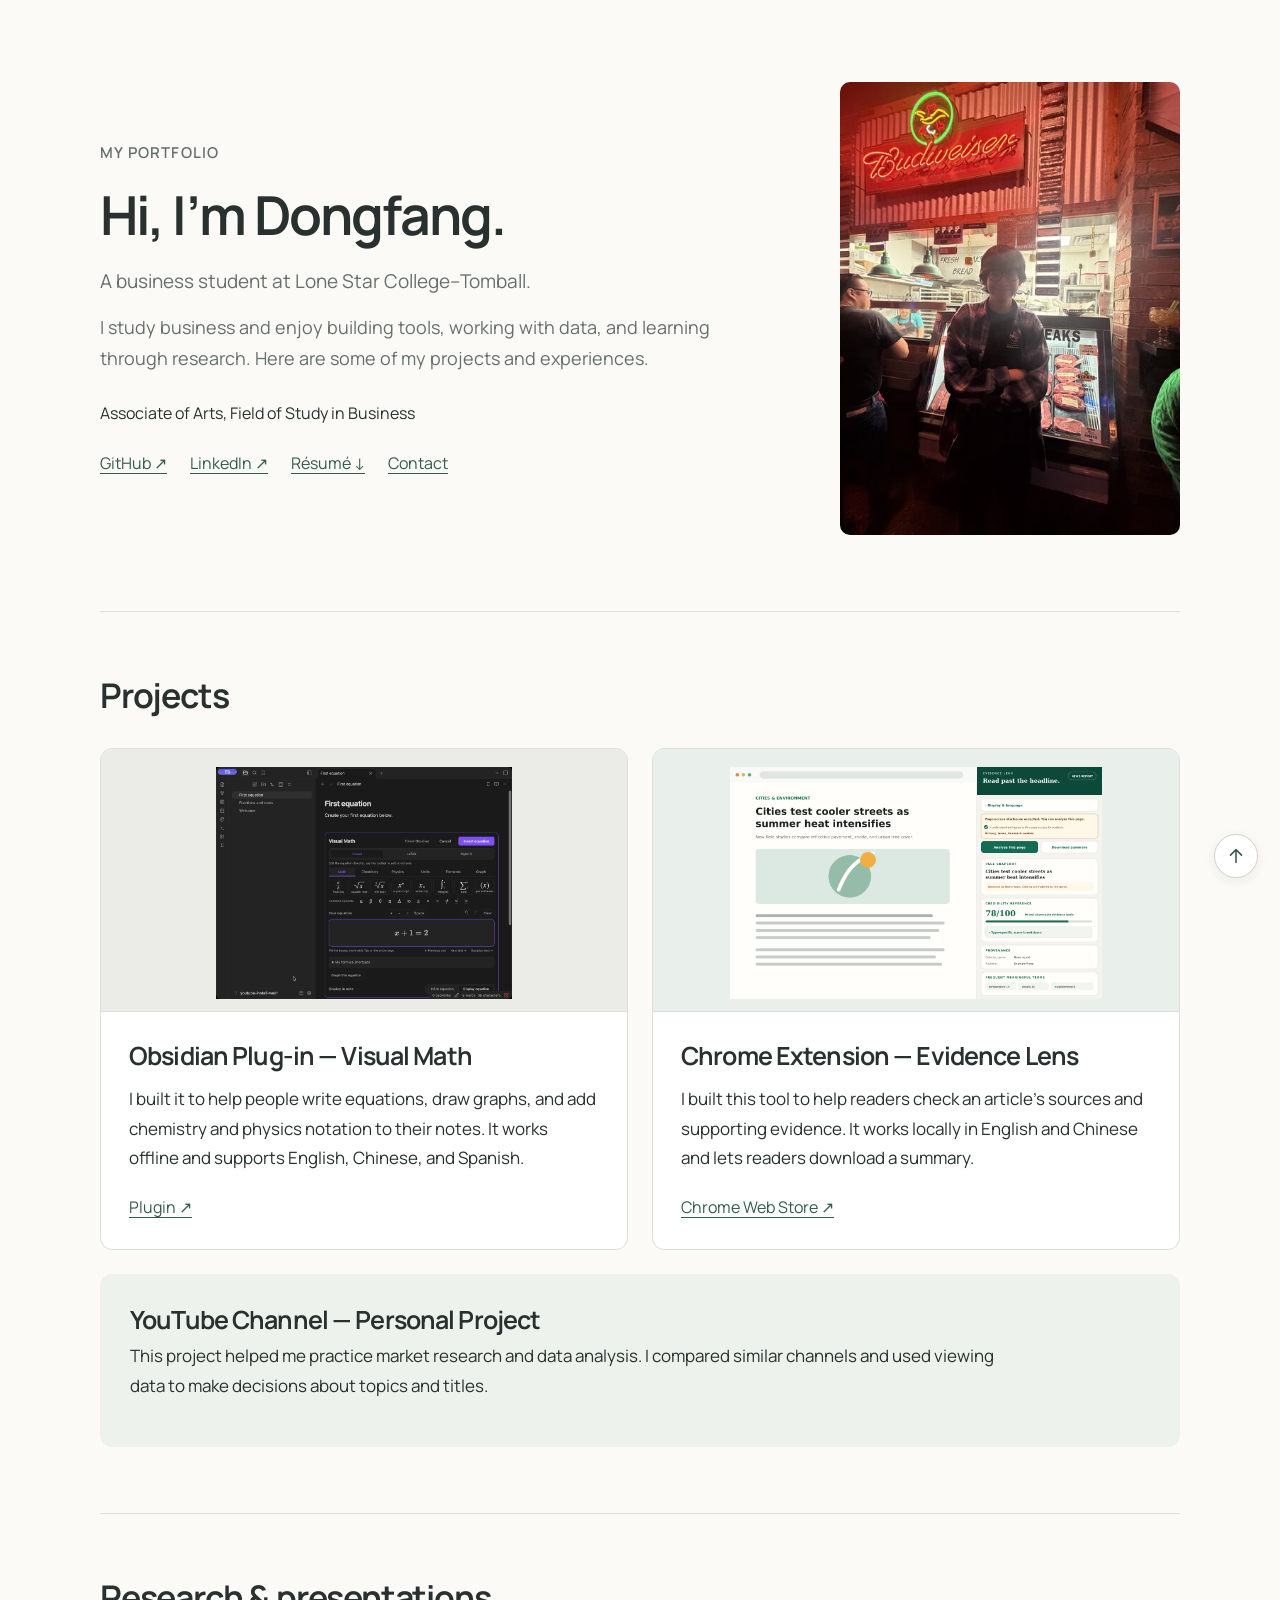
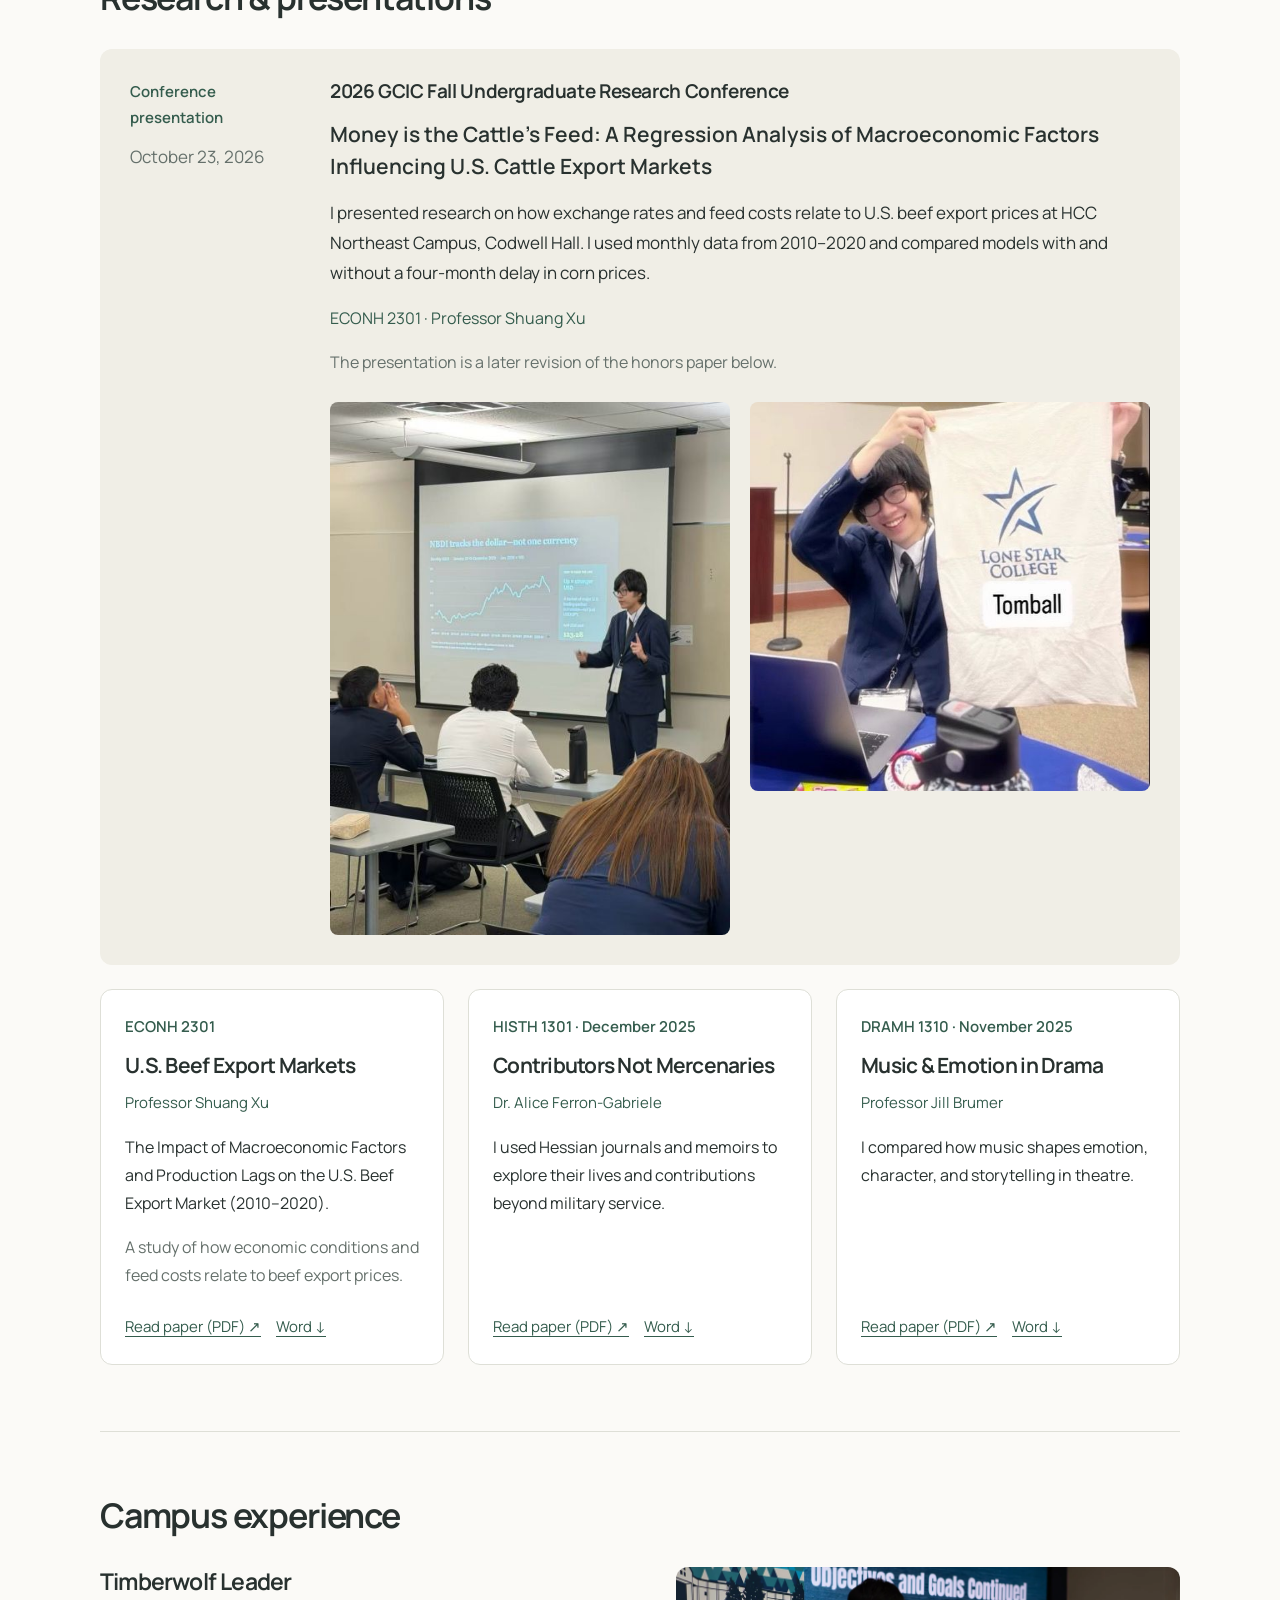
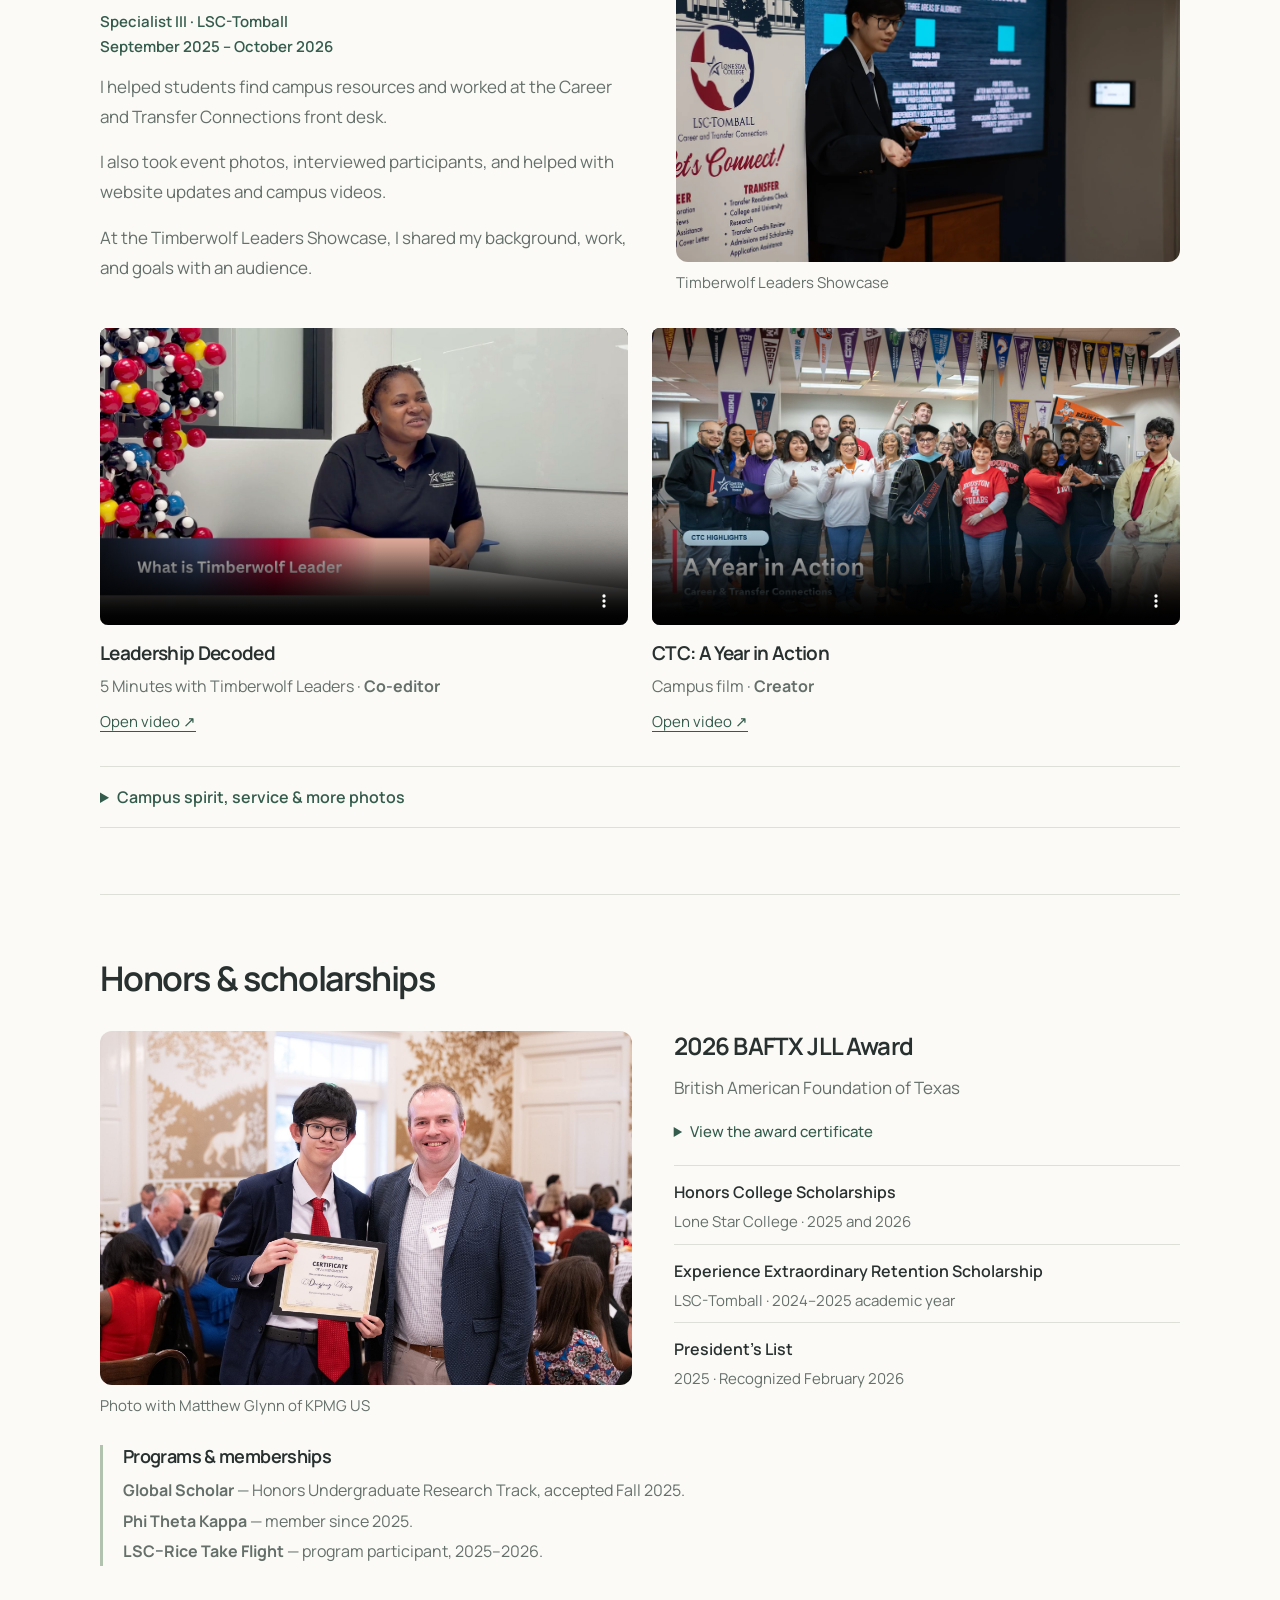
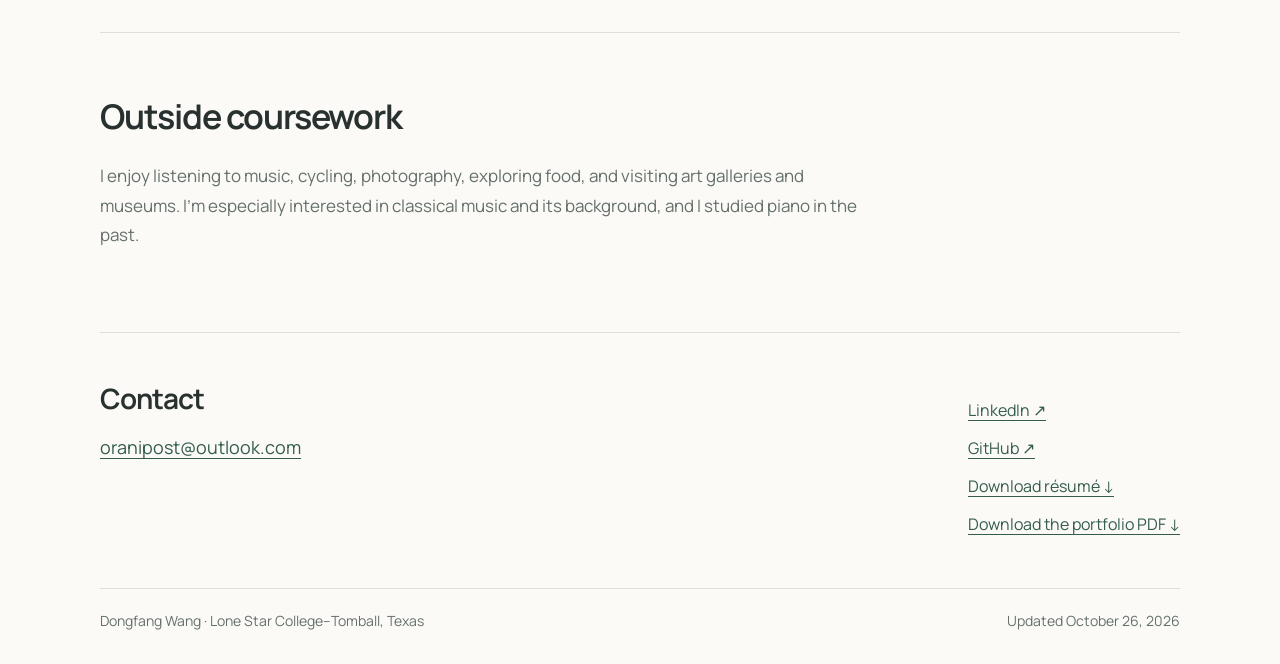
<file: research.html>
<!doctype html>
<html lang="en">
<head>
  <meta charset="utf-8">
  <meta name="viewport" content="width=device-width, initial-scale=1">
  <meta name="description" content="Research in Dongfang Wang’s single-page student portfolio.">
  <title>Research | Dongfang Wang</title>
  <link rel="canonical" href="https://oranipost.github.io/">
  <link rel="icon" href="assets/favicon.svg" type="image/svg+xml">
  <script src="redirect.js?v=a37ed24ad1" defer></script>
  <noscript><meta http-equiv="refresh" content="0;url=index.html#research"></noscript>
  <style>
    @font-face {font-family: Manrope; src: url('assets/fonts/Manrope-Variable.ttf') format('truetype'); font-weight: 200 800; font-display: swap;}
    body {font-family: Manrope, sans-serif; color: #243248; background: #fafbfc; max-width: 40rem; padding: 4rem 1.5rem; margin: auto; line-height: 1.6;}
    h1 {font-size: 1.5rem;} a {color: #315a87; text-underline-offset: .2em;} a:focus-visible {outline: 2px solid currentColor; outline-offset: 4px;}
  </style>
</head>
<body>
  <main>
    <h1>Dongfang Wang</h1>
    <p>My portfolio is now on one page.</p>
    <p><a href="index.html#research">Continue to research</a></p>
  </main>
</body>
</html>
</file>
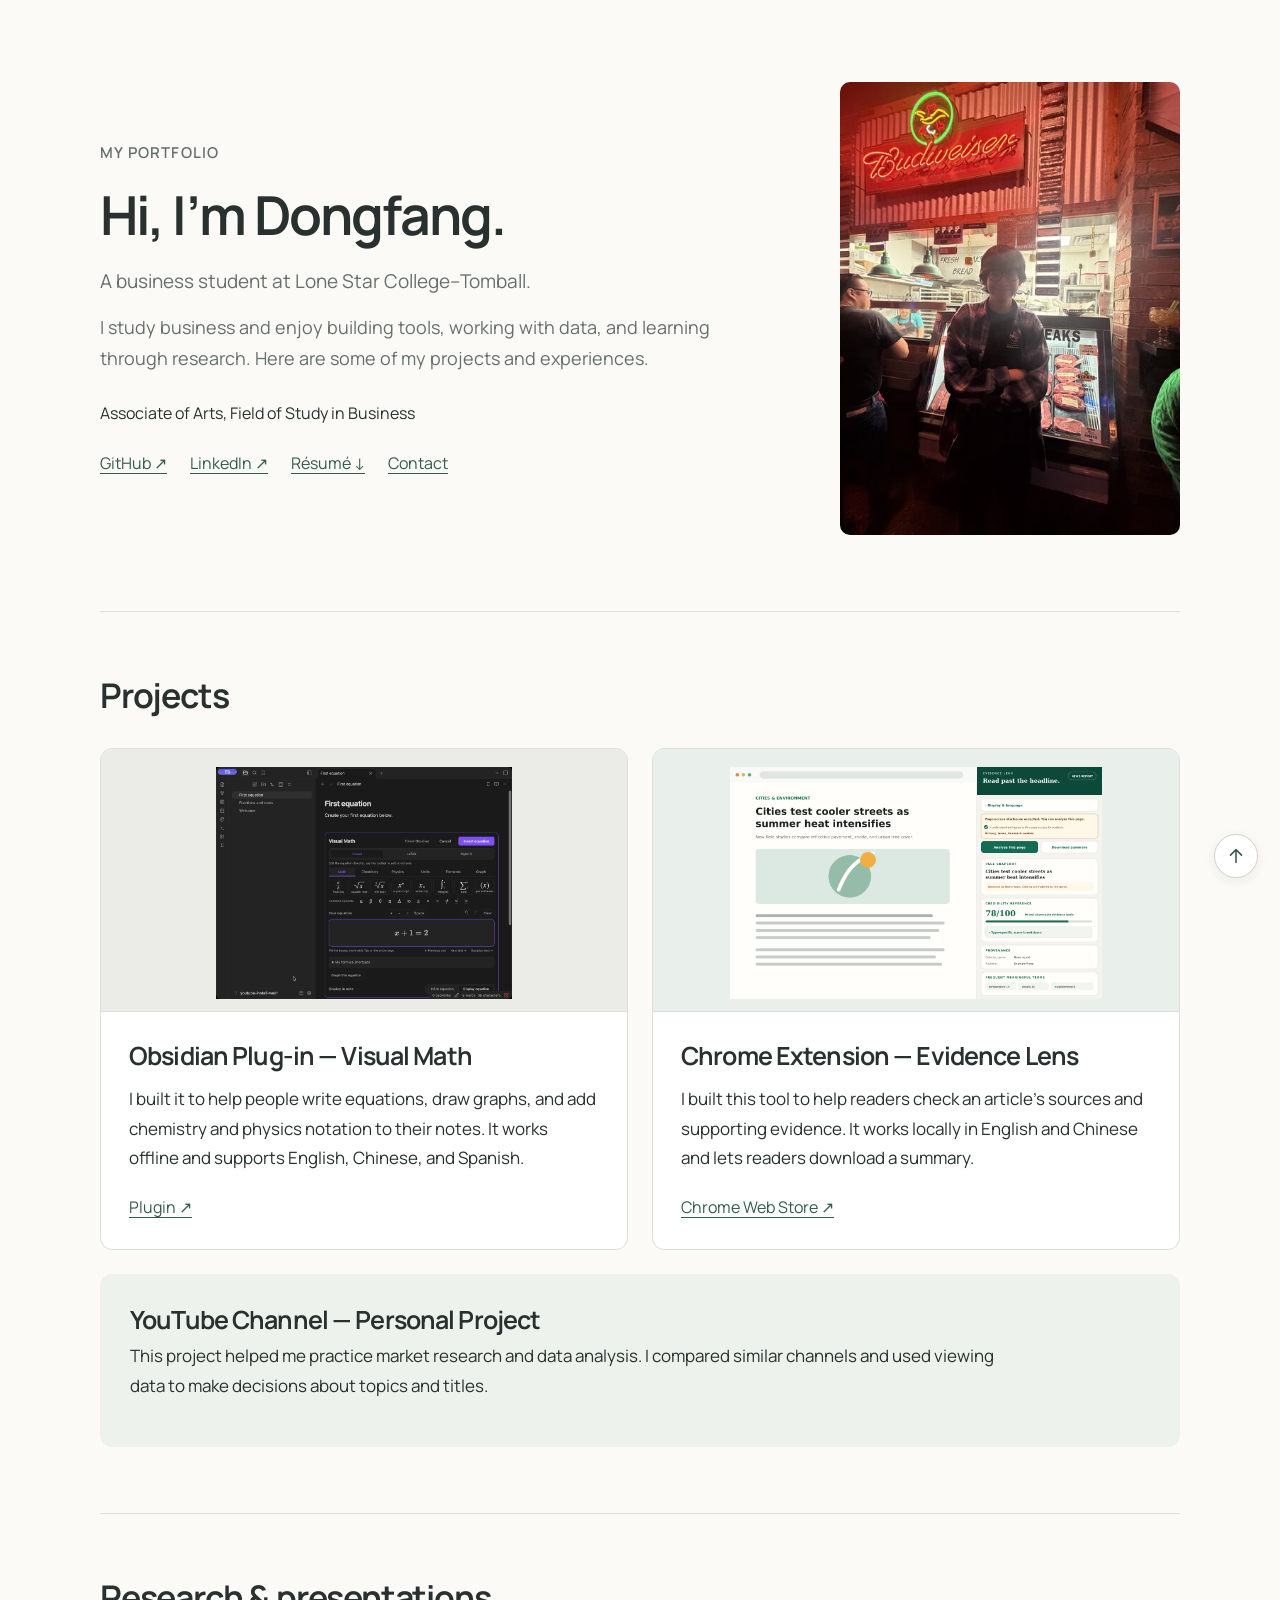
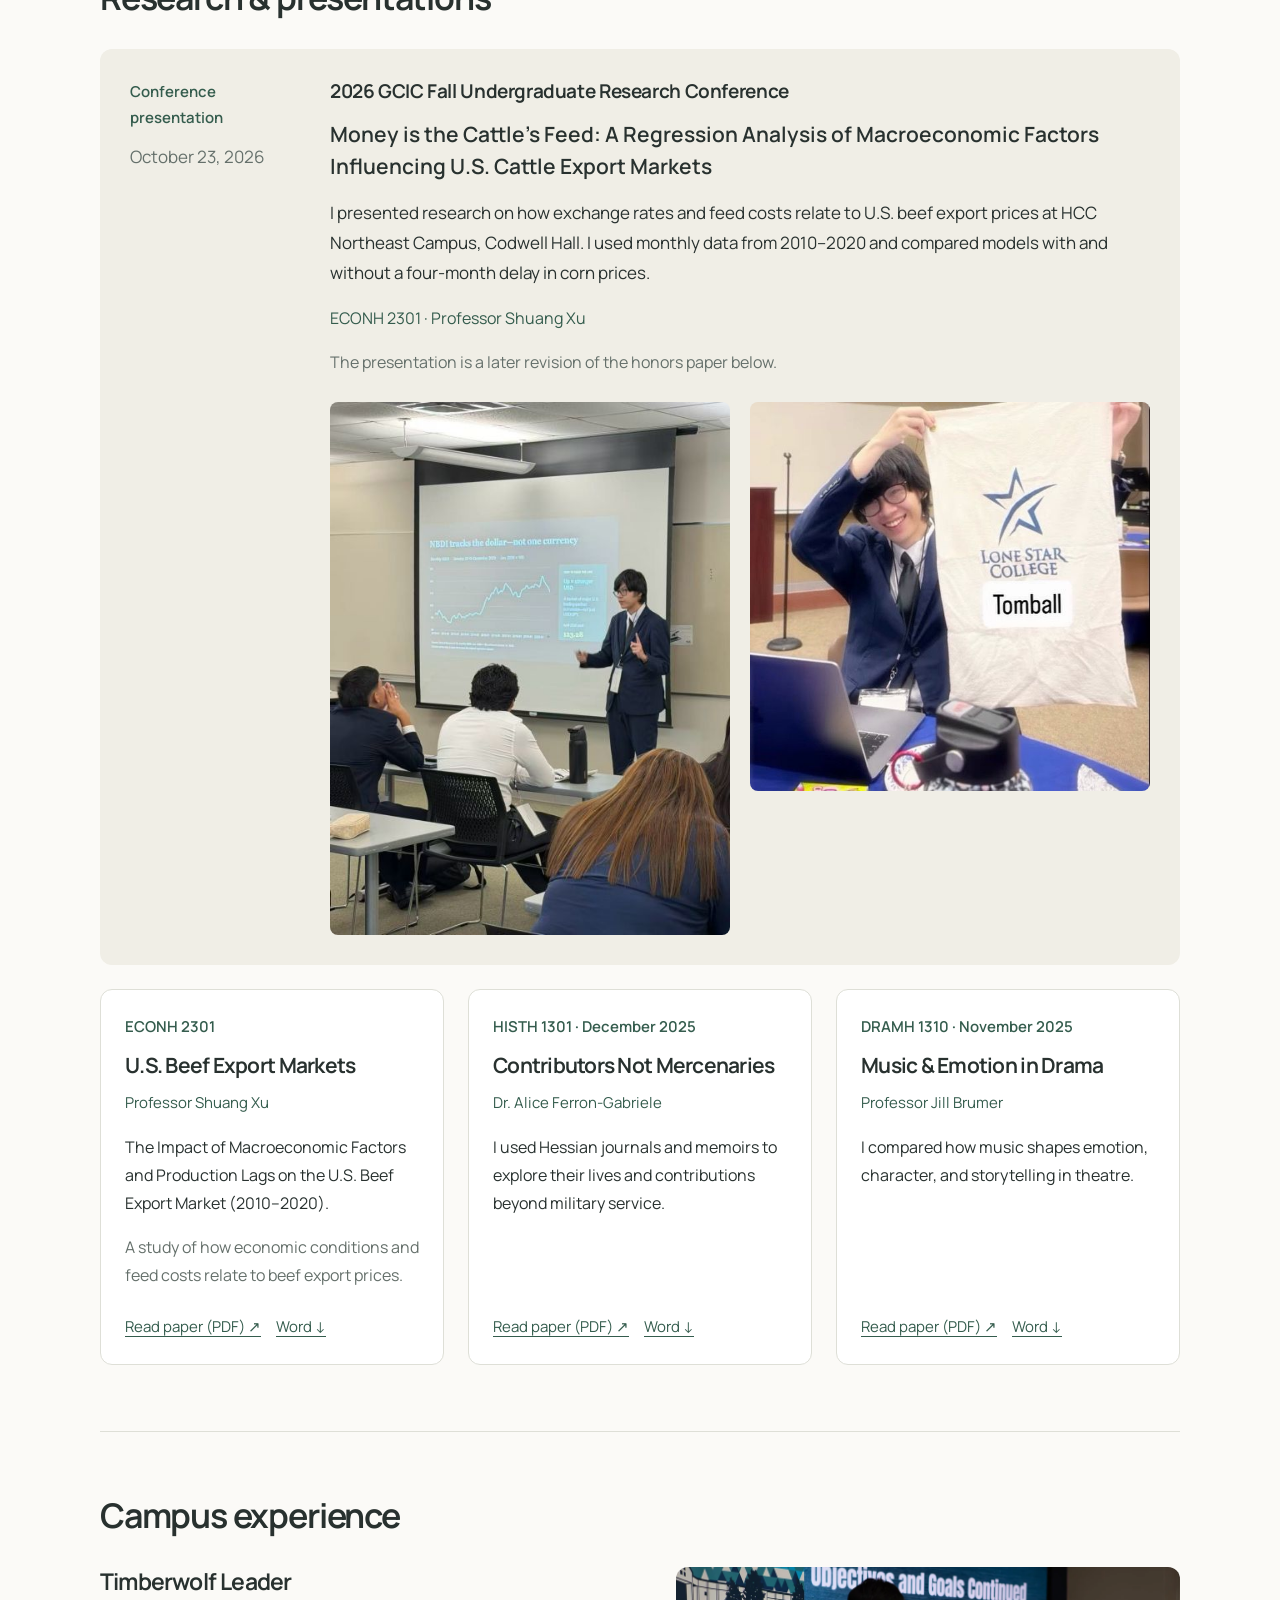
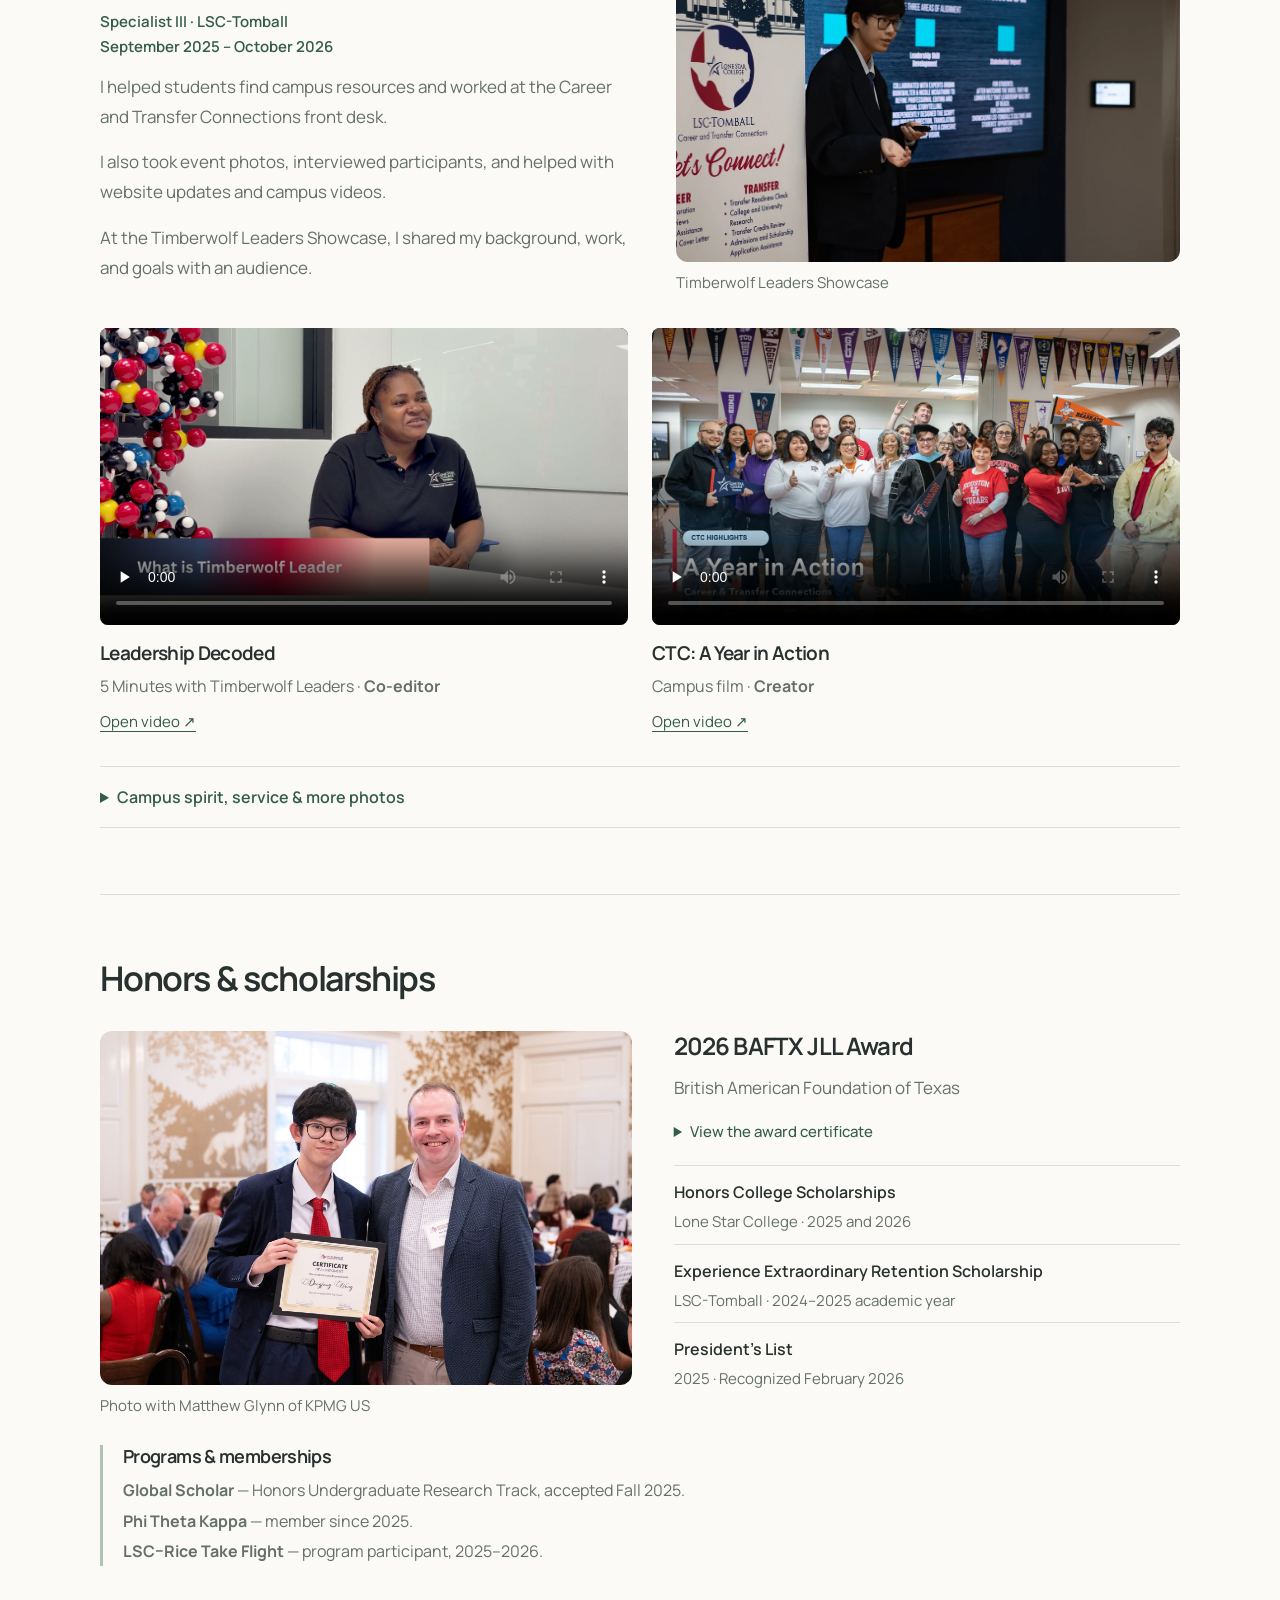
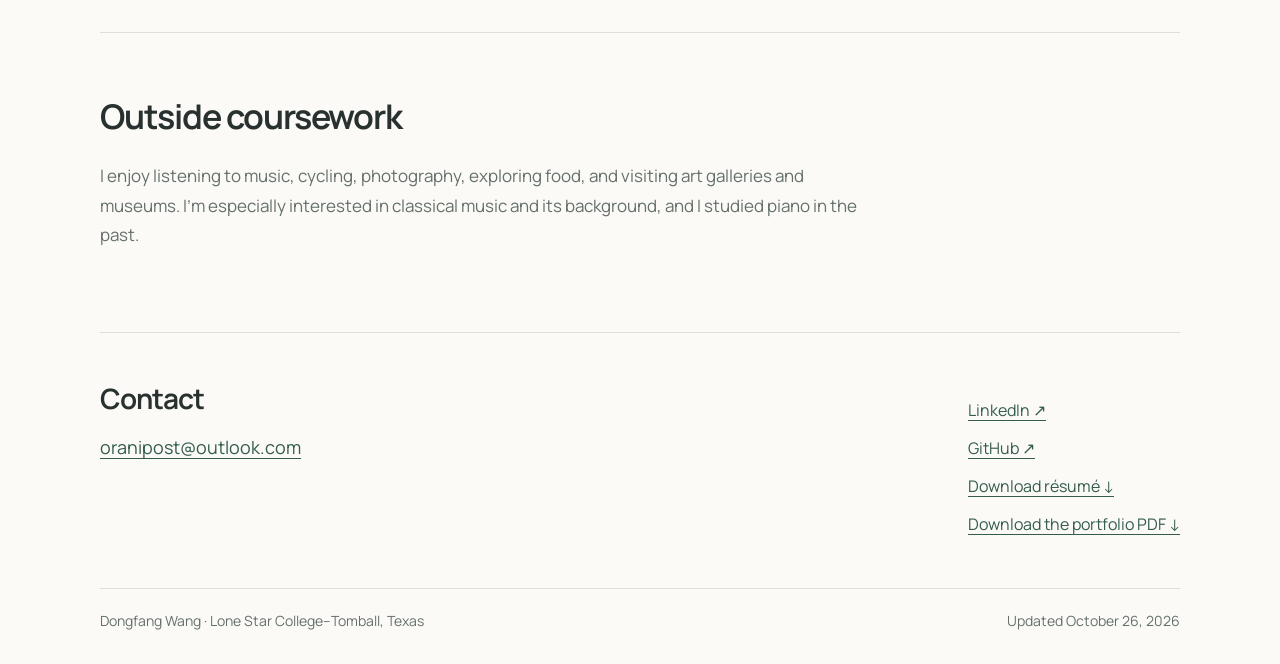
<file: skills.html>
<!doctype html>
<html lang="en">
<head>
  <meta charset="utf-8">
  <meta name="viewport" content="width=device-width, initial-scale=1">
  <meta name="description" content="Skills in Dongfang Wang’s single-page student portfolio.">
  <title>Skills | Dongfang Wang</title>
  <link rel="canonical" href="https://oranipost.github.io/">
  <link rel="icon" href="assets/favicon.svg" type="image/svg+xml">
  <script src="redirect.js?v=a37ed24ad1" defer></script>
  <noscript><meta http-equiv="refresh" content="0;url=index.html#interests"></noscript>
  <style>
    @font-face {font-family: Manrope; src: url('assets/fonts/Manrope-Variable.ttf') format('truetype'); font-weight: 200 800; font-display: swap;}
    body {font-family: Manrope, sans-serif; color: #243248; background: #fafbfc; max-width: 40rem; padding: 4rem 1.5rem; margin: auto; line-height: 1.6;}
    h1 {font-size: 1.5rem;} a {color: #315a87; text-underline-offset: .2em;} a:focus-visible {outline: 2px solid currentColor; outline-offset: 4px;}
  </style>
</head>
<body>
  <main>
    <h1>Dongfang Wang</h1>
    <p>My portfolio is now on one page.</p>
    <p><a href="index.html#interests">Continue to skills</a></p>
  </main>
</body>
</html>
</file>
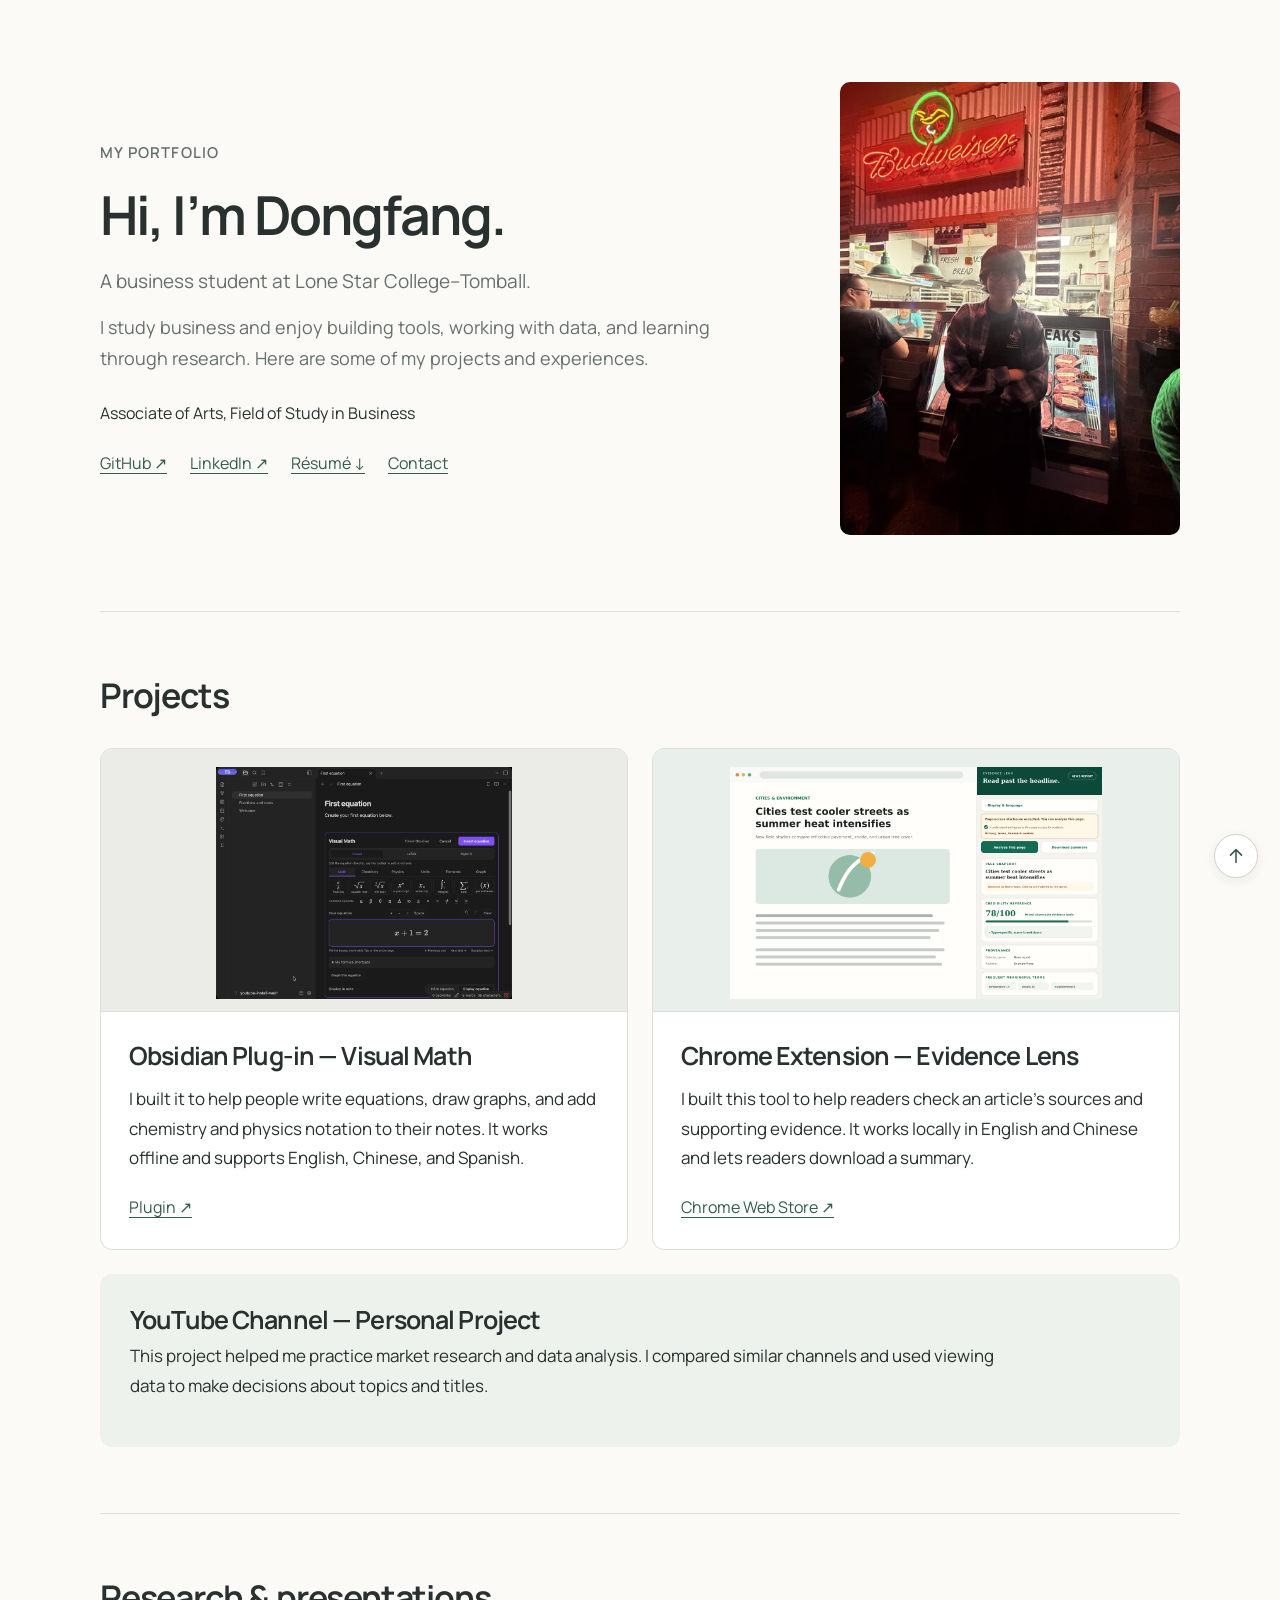
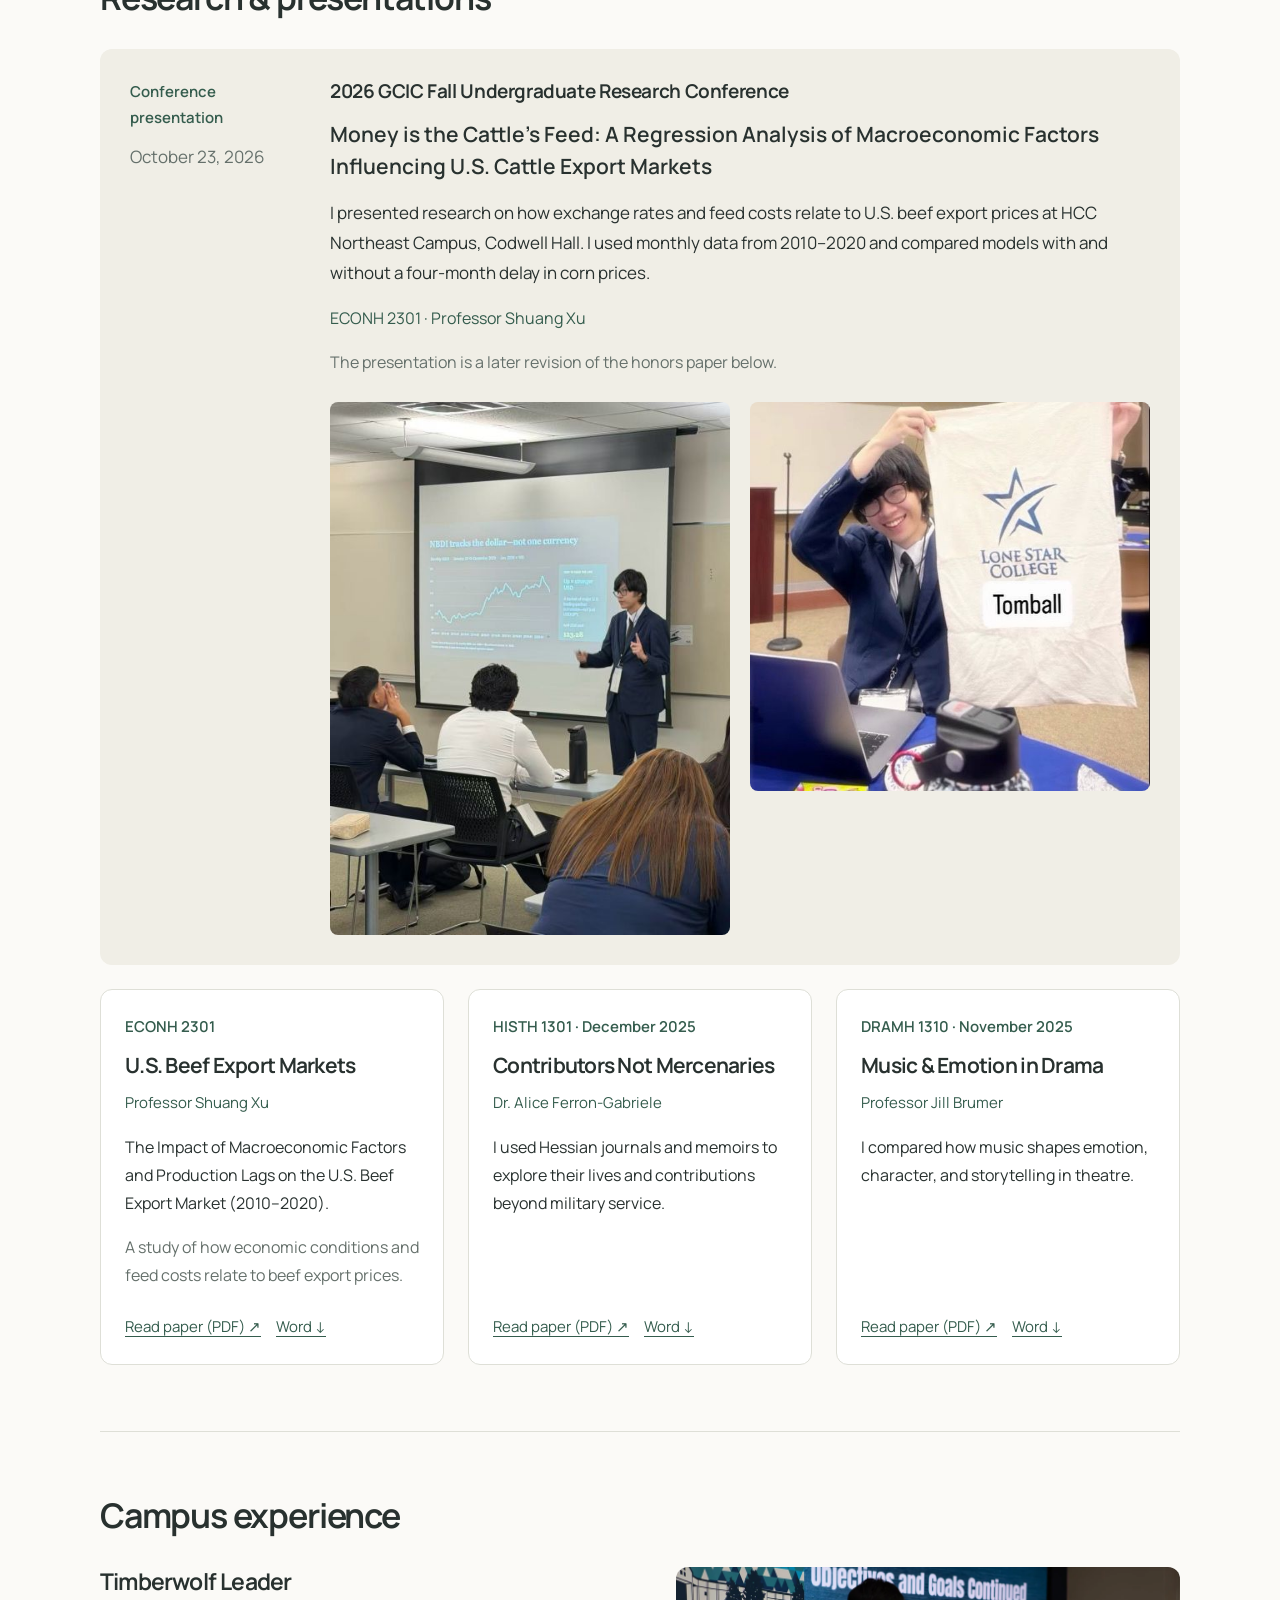
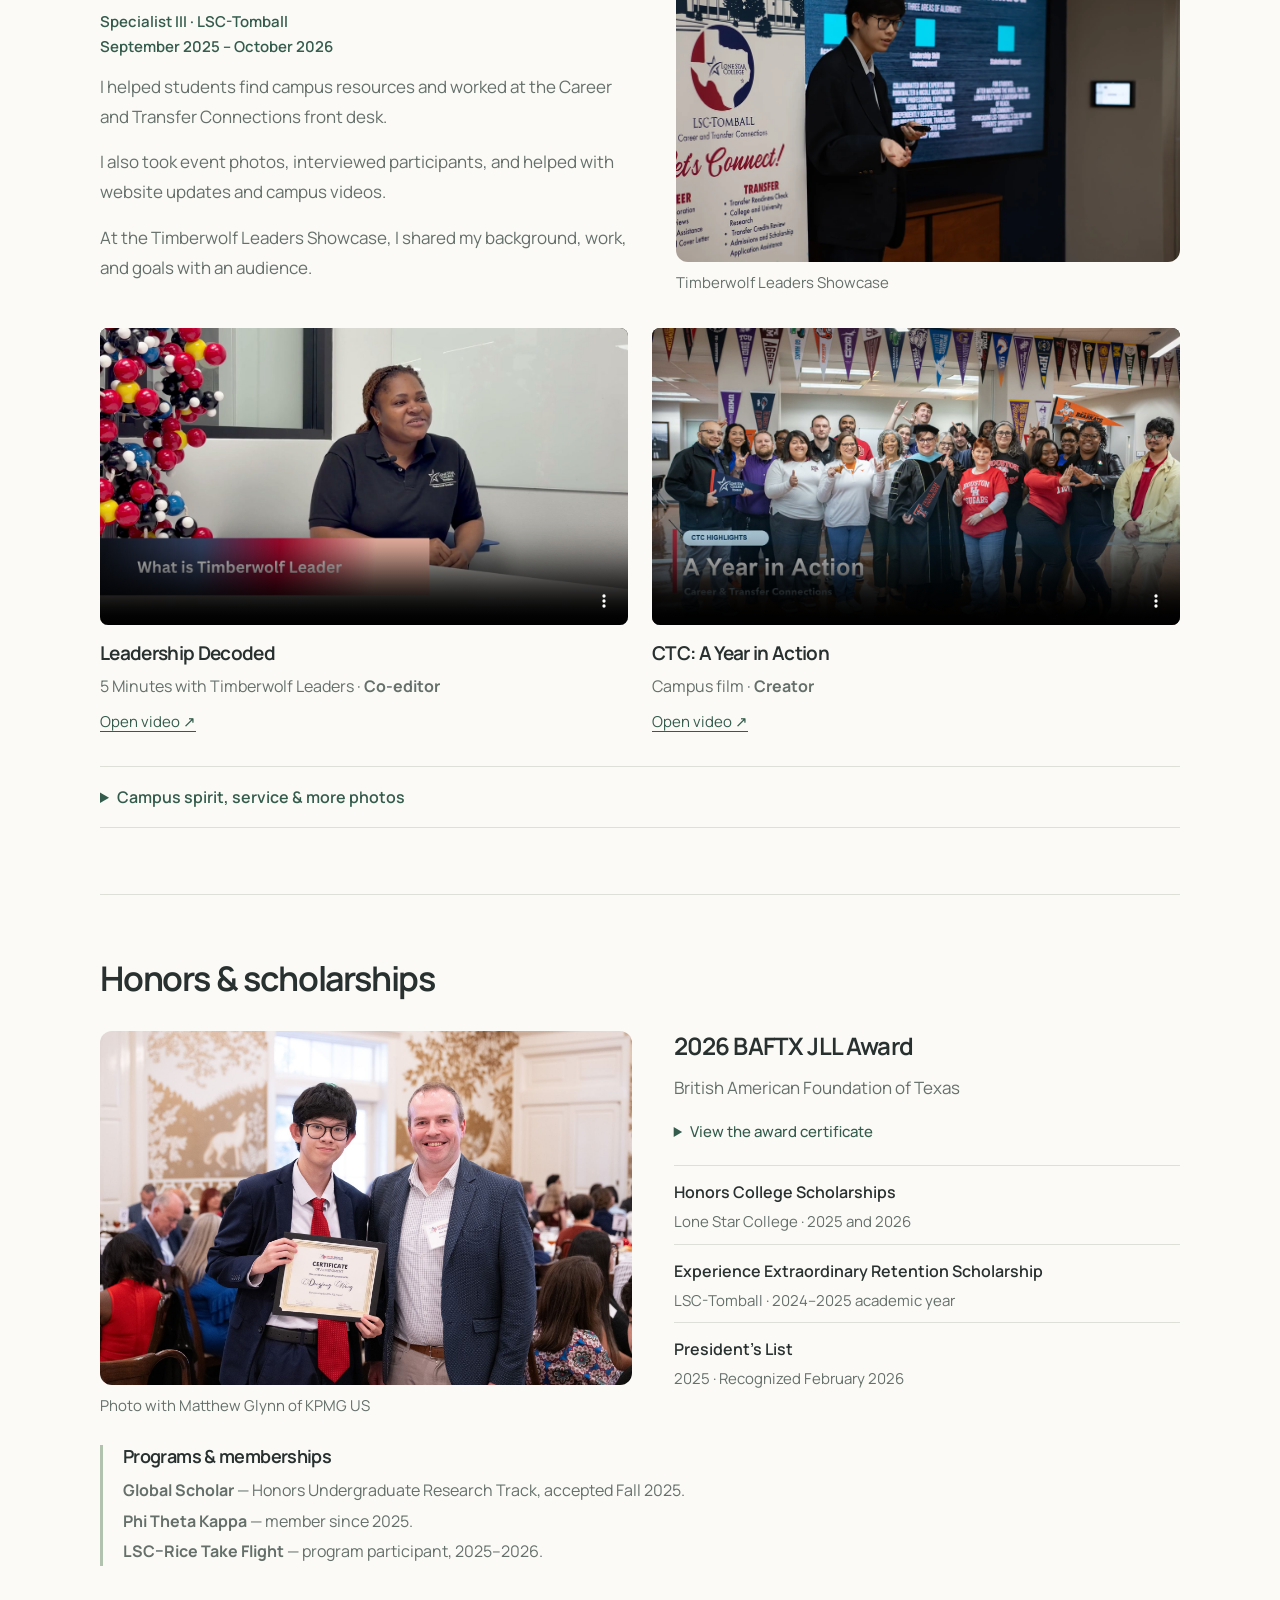
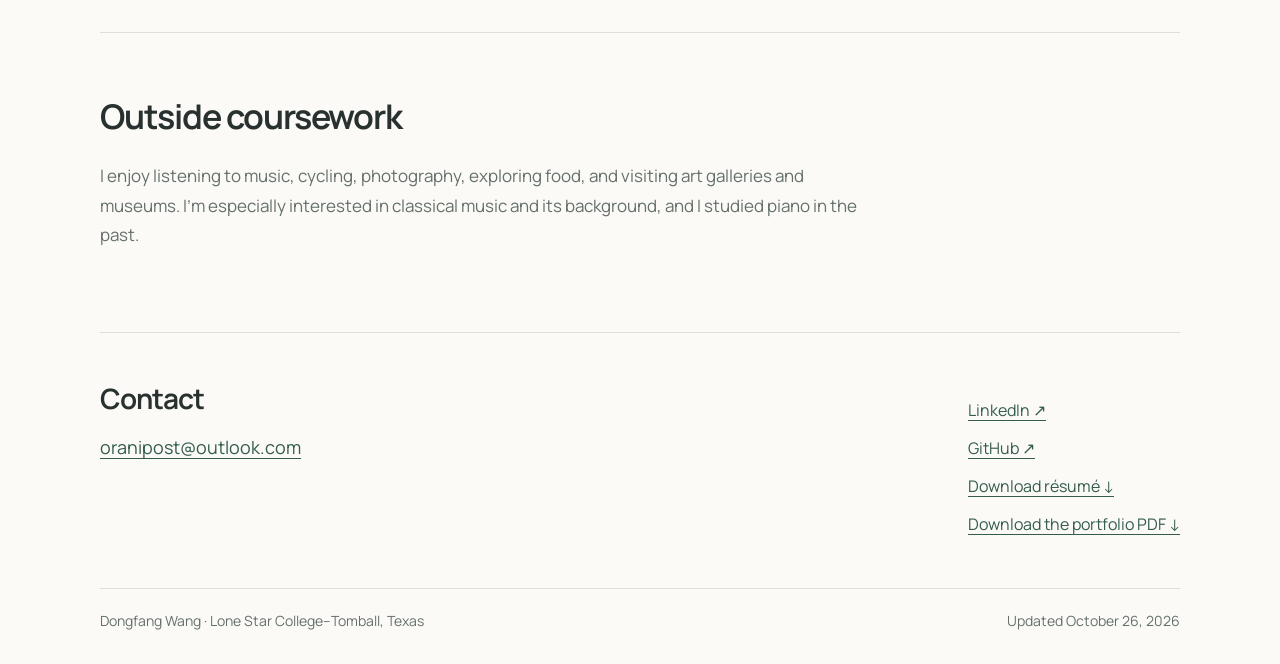
<file: software.html>
<!doctype html>
<html lang="en">
<head>
  <meta charset="utf-8">
  <meta name="viewport" content="width=device-width, initial-scale=1">
  <meta name="description" content="Projects in Dongfang Wang’s single-page student portfolio.">
  <title>Projects | Dongfang Wang</title>
  <link rel="canonical" href="https://oranipost.github.io/">
  <link rel="icon" href="assets/favicon.svg" type="image/svg+xml">
  <script src="redirect.js?v=a37ed24ad1" defer></script>
  <noscript><meta http-equiv="refresh" content="0;url=index.html#projects"></noscript>
  <style>
    @font-face {font-family: Manrope; src: url('assets/fonts/Manrope-Variable.ttf') format('truetype'); font-weight: 200 800; font-display: swap;}
    body {font-family: Manrope, sans-serif; color: #243248; background: #fafbfc; max-width: 40rem; padding: 4rem 1.5rem; margin: auto; line-height: 1.6;}
    h1 {font-size: 1.5rem;} a {color: #315a87; text-underline-offset: .2em;} a:focus-visible {outline: 2px solid currentColor; outline-offset: 4px;}
  </style>
</head>
<body>
  <main>
    <h1>Dongfang Wang</h1>
    <p>My portfolio is now on one page.</p>
    <p><a href="index.html#projects">Continue to projects</a></p>
  </main>
</body>
</html>
</file>
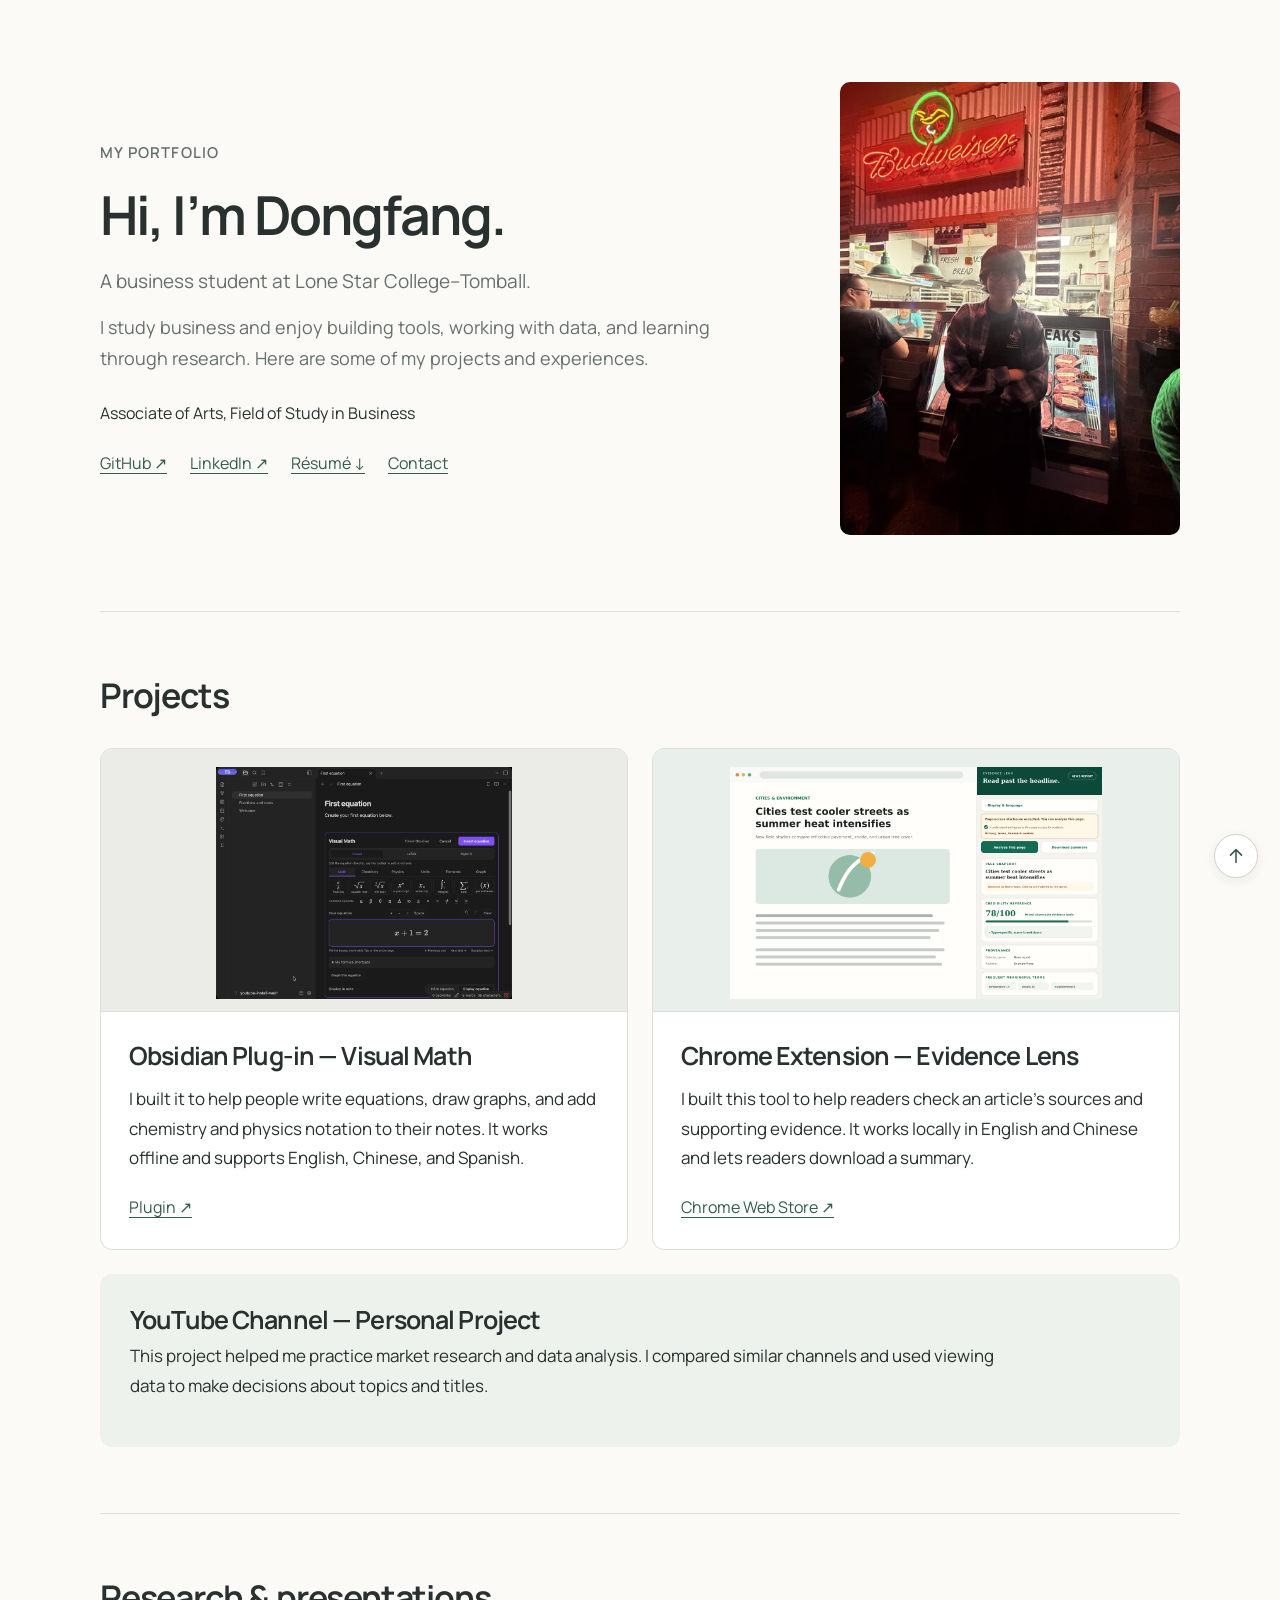
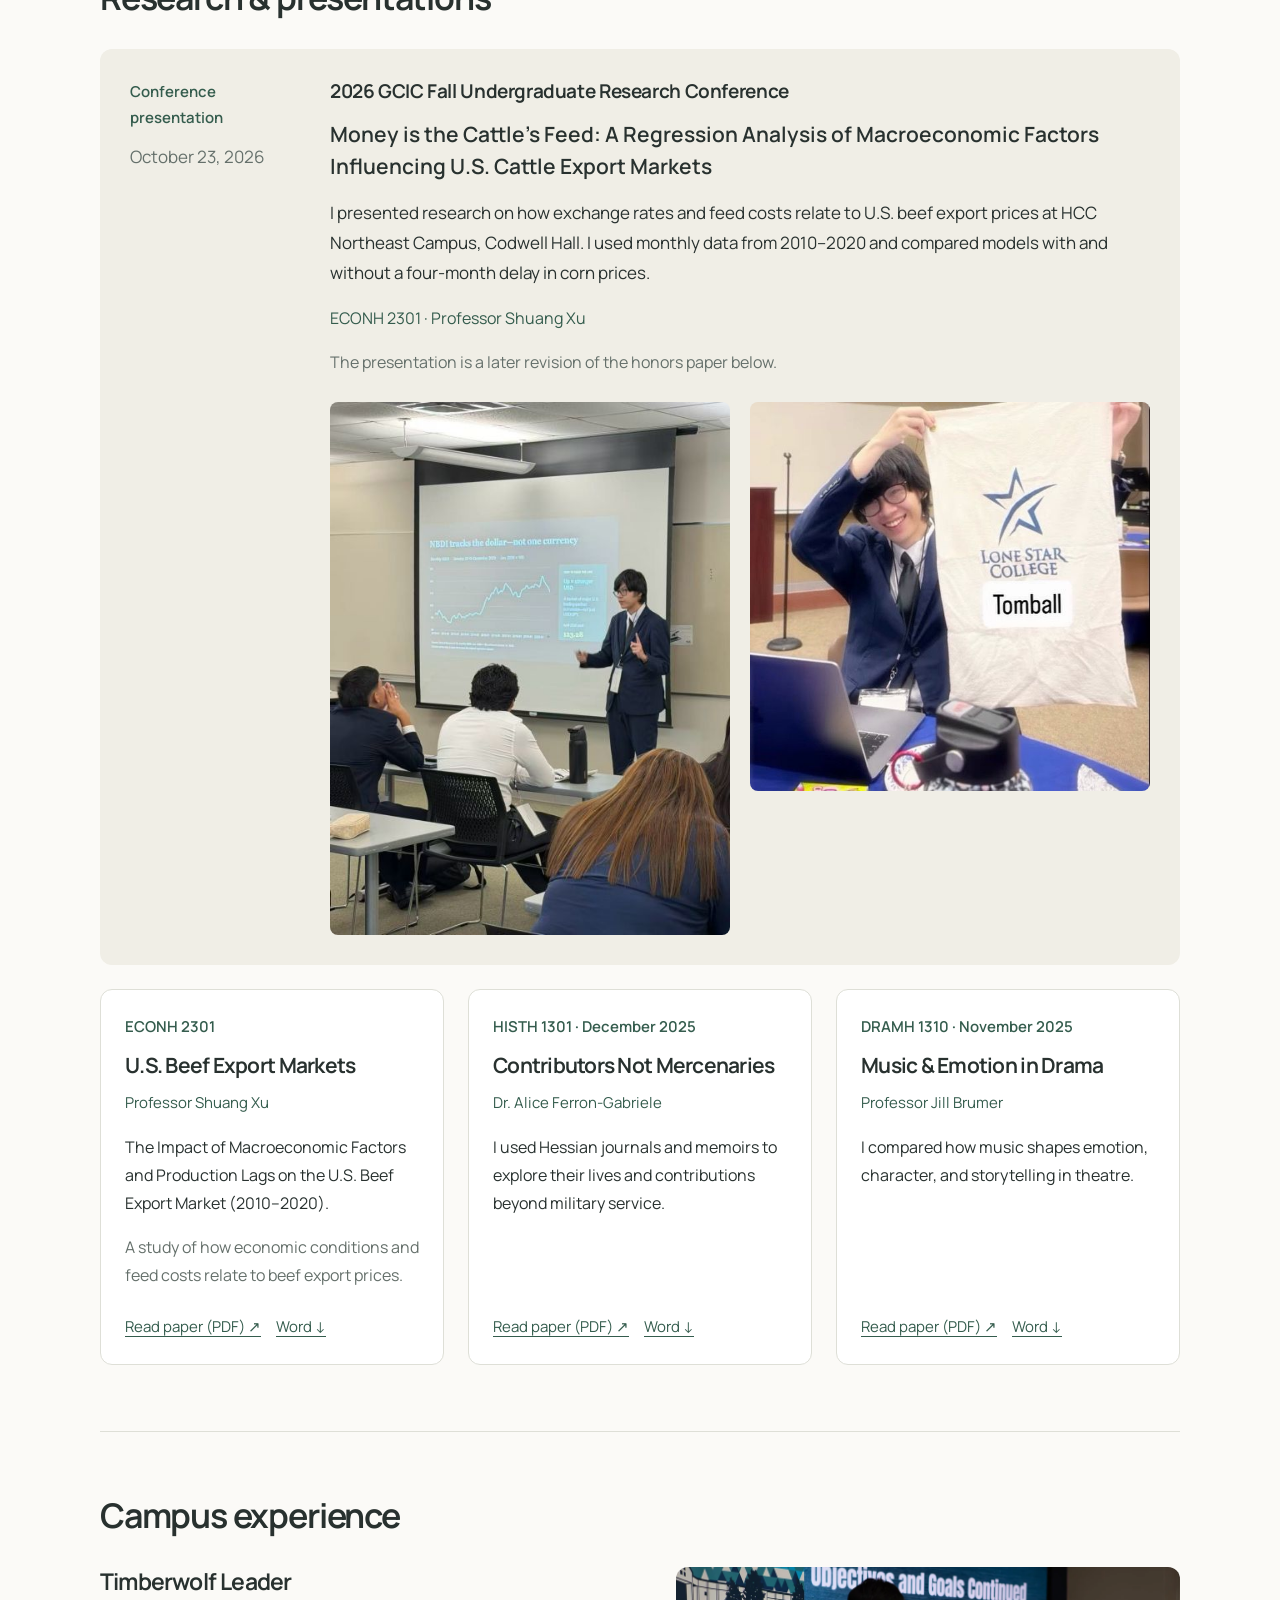
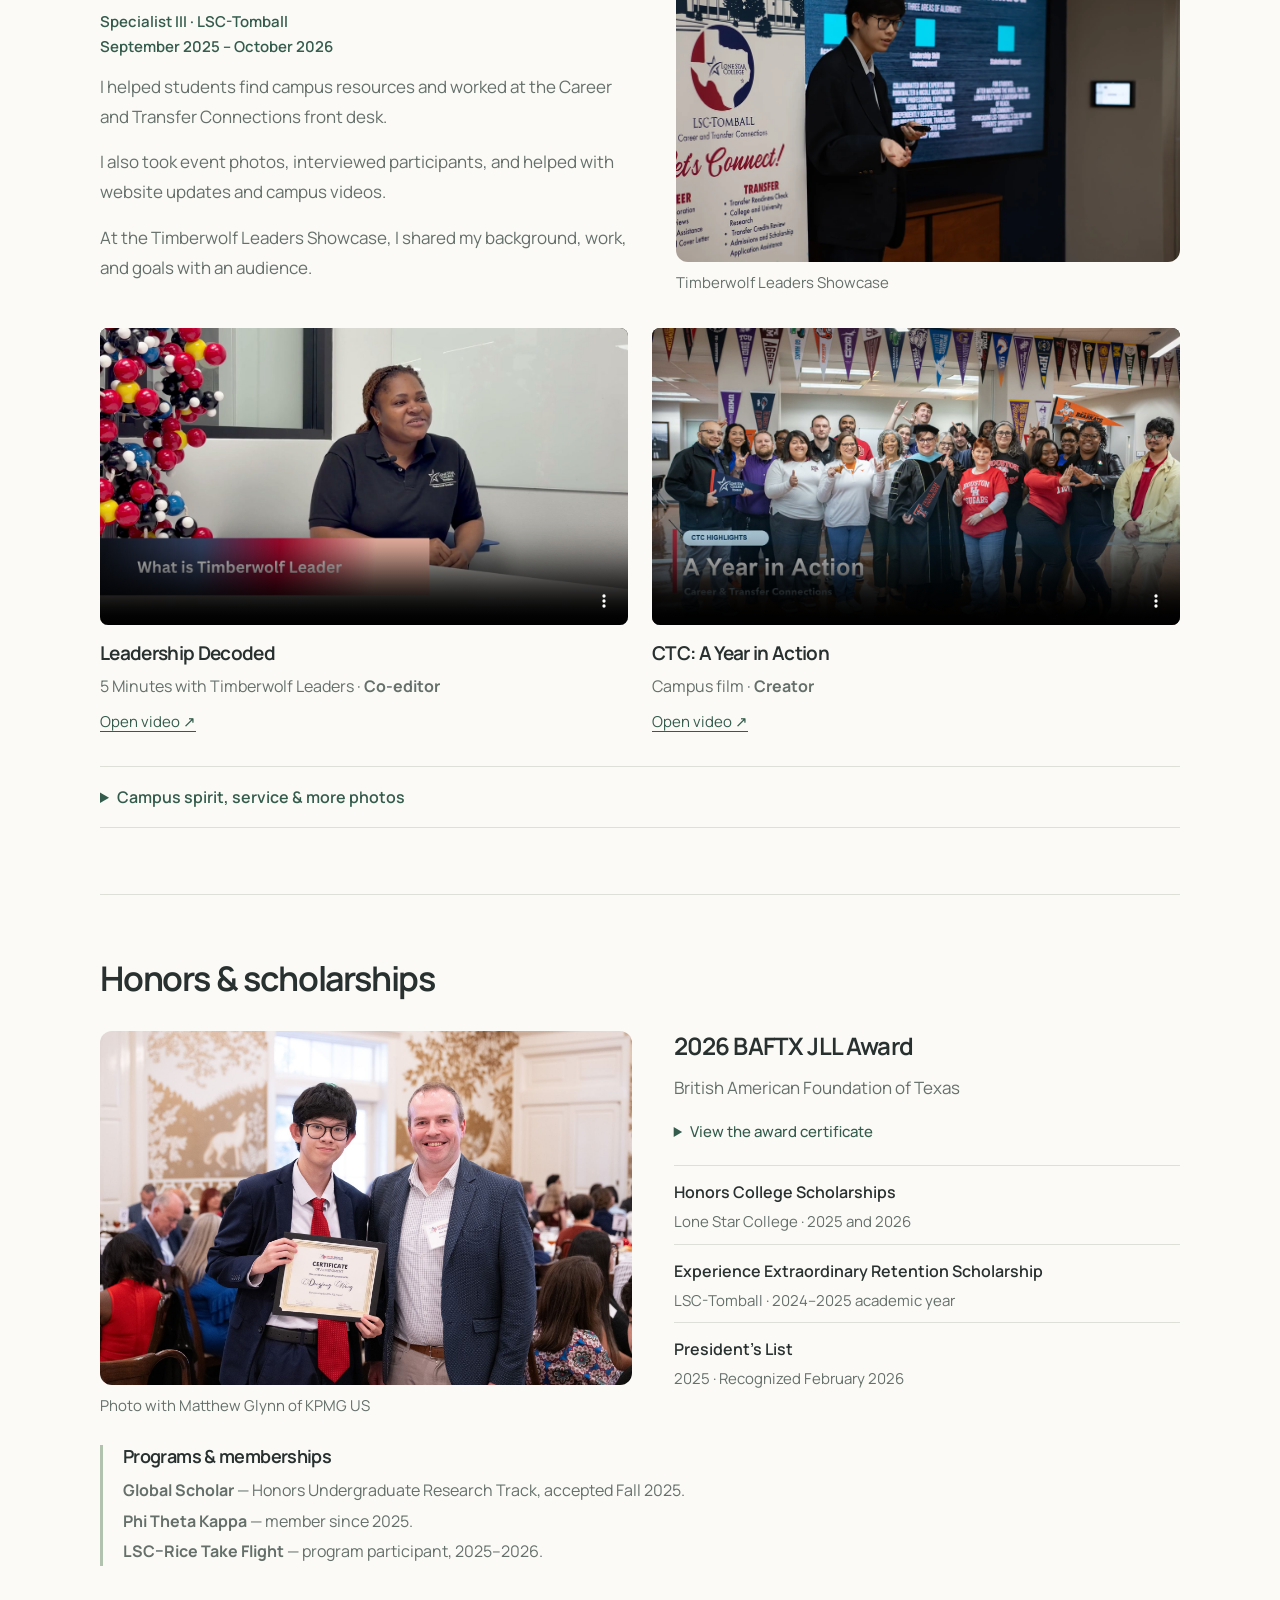
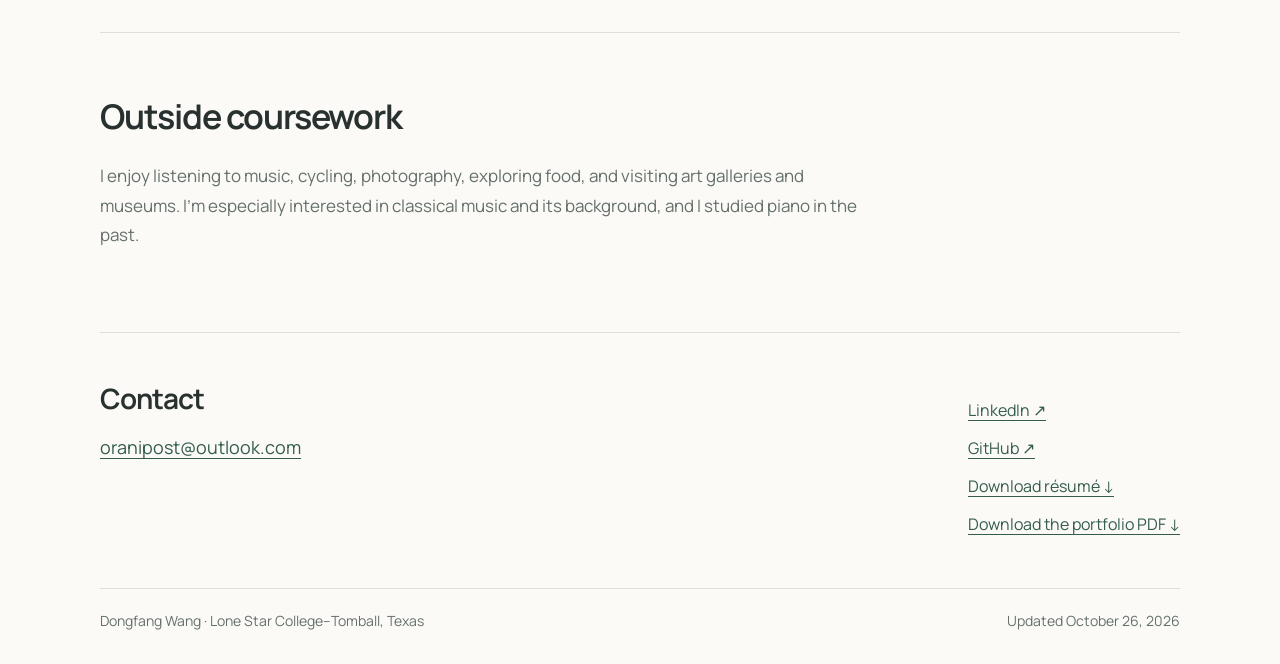
<file: speaking.html>
<!doctype html>
<html lang="en">
<head>
  <meta charset="utf-8">
  <meta name="viewport" content="width=device-width, initial-scale=1">
  <meta name="description" content="Public speaking in Dongfang Wang’s single-page student portfolio.">
  <title>Public speaking | Dongfang Wang</title>
  <link rel="canonical" href="https://oranipost.github.io/">
  <link rel="icon" href="assets/favicon.svg" type="image/svg+xml">
  <script src="redirect.js?v=a37ed24ad1" defer></script>
  <noscript><meta http-equiv="refresh" content="0;url=index.html#experience"></noscript>
  <style>
    @font-face {font-family: Manrope; src: url('assets/fonts/Manrope-Variable.ttf') format('truetype'); font-weight: 200 800; font-display: swap;}
    body {font-family: Manrope, sans-serif; color: #243248; background: #fafbfc; max-width: 40rem; padding: 4rem 1.5rem; margin: auto; line-height: 1.6;}
    h1 {font-size: 1.5rem;} a {color: #315a87; text-underline-offset: .2em;} a:focus-visible {outline: 2px solid currentColor; outline-offset: 4px;}
  </style>
</head>
<body>
  <main>
    <h1>Dongfang Wang</h1>
    <p>My portfolio is now on one page.</p>
    <p><a href="index.html#experience">Continue to public speaking</a></p>
  </main>
</body>
</html>
</file>
<file: student.css>
@font-face{font-family:Manrope;src:url('assets/fonts/Manrope-Variable.ttf') format('truetype');font-weight:200 800;font-style:normal;font-display:swap}
:root{--paper:#fbfaf7;--surface:#fff;--ink:#28312f;--muted:#65706b;--accent:#345c4d;--soft:#edf2ed;--line:#dedfd7;--radius:12px;font-family:Manrope,Arial,sans-serif;color:var(--ink);background:var(--paper);font-synthesis:none;scroll-behavior:smooth;scroll-padding-top:24px}
*{box-sizing:border-box}body{margin:0;font-size:18px;line-height:1.75}img{max-width:100%;height:auto;display:block}figure{margin:0}figcaption{font-size:15px;color:var(--muted);line-height:1.5;margin-top:10px}a{color:var(--accent);text-underline-offset:4px;text-decoration-thickness:1px}a:hover{text-decoration-thickness:2px}button{font:inherit}a,button,summary{-webkit-tap-highlight-color:transparent}a:focus-visible,button:focus-visible,summary:focus-visible{outline:3px solid #8eac87;outline-offset:5px;border-radius:3px}h1,h2,h3,p{margin-top:0}h1,h2,h3{font-weight:650;line-height:1.28;letter-spacing:-.035em}h1{font-size:clamp(36px,4.2vw,54px);margin-bottom:16px}h2{font-size:clamp(27px,3vw,34px);margin-bottom:0}h3{font-size:23px;margin-bottom:12px}p{margin-bottom:16px}ul{padding-left:20px;margin-top:0}li{margin-bottom:7px}i{font-style:italic}.wrap{width:min(1080px,calc(100% - 72px));margin-inline:auto}.small{font-size:16px;color:var(--muted);line-height:1.75}.meta{font-size:15px;color:var(--accent);line-height:1.7;font-weight:600;margin-bottom:12px}.eyebrow{font-size:15px;letter-spacing:.08em;text-transform:uppercase;color:var(--muted);font-weight:600;margin-bottom:14px}.faculty{font-size:16px;color:var(--accent);margin-bottom:16px}.skip-link{position:fixed;left:15px;top:-80px;z-index:100;padding:10px 16px;background:#fff}.skip-link:focus{top:12px}
.intro{display:grid;grid-template-columns:minmax(0,1fr) 235px;gap:90px;align-items:center;padding:82px 0 76px}.intro-copy>p:not(.eyebrow){max-width:650px}.intro-lead{font-size:19px;color:var(--accent);line-height:1.6}.intro-copy>p{color:var(--muted)}.intro-copy .education{font-size:16px;color:var(--ink);margin-top:24px}.education span{color:var(--muted)}.intro-links{display:flex;gap:23px;flex-wrap:wrap;font-size:16px;margin-top:22px}.portrait img{width:235px;height:264px;object-fit:cover;object-position:50% 34%;border-radius:10px}.portrait figcaption{max-width:210px}.section{border-top:1px solid var(--line);padding:62px 0 66px}.section-heading{display:flex;align-items:flex-end;justify-content:space-between;gap:38px;margin-bottom:30px}.section-heading>p{font-size:17px;color:var(--muted);max-width:270px;margin:0 0 3px}.project-grid{display:grid;grid-template-columns:1fr 1fr;gap:24px}.project-card{border:1px solid var(--line);border-radius:var(--radius);overflow:hidden;background:var(--surface)}.project-image{background:#eff0eb;padding:18px 18px 12px;border-bottom:1px solid var(--line)}.project-image img{height:232px;width:100%;object-fit:contain;border-radius:3px}.project-image figcaption{font-size:14px}.math-image{background:#ebece7}.lens-image{background:#e9efeb}.project-copy{padding:28px}.project-copy h3{font-size:25px}.project-copy>p{font-size:17px}.project-copy>p.small{font-size:16px}.item-links{display:flex;flex-wrap:wrap;gap:19px;font-size:16px;margin-top:22px}.analysis-project{margin-top:24px;background:var(--soft);border-radius:var(--radius);padding:30px;display:grid;grid-template-columns:1fr 1.1fr;gap:42px}.analysis-project h3{margin-bottom:5px;font-size:25px}.analysis-subtitle{font-size:17px;font-weight:600;color:var(--accent);margin-bottom:16px}.analysis-intro>p:not(.meta):not(.analysis-subtitle){font-size:17px}.analysis-intro>a{font-size:16px}.analysis-details ul{font-size:16px;padding-left:17px}.analysis-details li{margin-bottom:11px}.project-counts{display:grid;grid-template-columns:repeat(3,1fr);gap:15px;margin:0 0 22px}.project-counts dt{font-size:27px;line-height:1.2;color:var(--accent);font-weight:600}.project-counts dd{font-size:14px;line-height:1.5;margin:7px 0 0;color:var(--muted)}.earlier-project{font-size:16px;color:var(--muted);margin:25px 0 0;padding-inline:2px}.earlier-project strong{color:var(--ink)}.conference{display:grid;grid-template-columns:170px 1fr;gap:30px;background:#f0eee6;border-radius:var(--radius);padding:30px;margin-bottom:24px}.conference-label>p:last-child{font-size:16px;color:var(--muted)}.conference h3{font-size:19px;letter-spacing:-.02em;margin-bottom:16px}.presentation-title{font-size:21px;line-height:1.5;font-weight:600;color:var(--ink)}.conference p:not(.presentation-title):not(.faculty):not(.small):not(.meta){font-size:17px}.conference .small{margin-bottom:0}.paper-grid{display:grid;grid-template-columns:repeat(3,1fr);gap:24px}.paper{padding:24px;border:1px solid var(--line);border-radius:var(--radius);background:var(--surface);display:flex;flex-direction:column;align-items:flex-start}.paper h3{font-size:21px}.paper>p:not(.meta):not(.faculty):not(.small){font-size:16px}.paper .item-links{margin-top:auto;padding-top:9px;font-size:15px;gap:15px}.paper .faculty{font-size:15px}.experience-feature{display:grid;grid-template-columns:1.05fr 1fr;gap:46px;align-items:start}.experience-feature>div>p:not(.meta){font-size:17px;color:var(--muted)}.experience-feature figure>img{width:100%;height:295px;object-fit:cover;border-radius:var(--radius)}.video-grid{margin-top:30px;display:grid;grid-template-columns:1fr 1fr;gap:24px}.video-grid video{width:100%;aspect-ratio:16/9;border-radius:8px;background:#222;display:block;object-fit:contain}.video-grid h3{font-size:19px;margin:16px 0 6px}.video-grid p{font-size:16px;color:var(--muted);margin-bottom:5px}.video-grid a{font-size:15px}.campus-details{margin-top:30px;border-top:1px solid var(--line);border-bottom:1px solid var(--line)}summary{cursor:pointer;font-size:16px;font-weight:600;color:var(--accent);padding:16px 0}summary::marker{color:var(--accent)}.details-body{padding:0 0 24px}.details-body>p{font-size:17px;color:var(--muted);max-width:800px}.photo-grid{display:grid;grid-template-columns:repeat(3,1fr);gap:22px}.photo-grid img{height:165px;object-fit:cover;width:100%;border-radius:6px}.photo-grid img.team-photo{object-position:right center}.photo-grid figcaption{font-size:14px}.award-feature{display:grid;grid-template-columns:1.05fr 1fr;gap:42px;align-items:start}.award-feature>figure img{border-radius:var(--radius);width:100%}.award-feature h3{font-size:24px}.award-feature>div>p:not(.meta){font-size:17px;color:var(--muted)}.certificate summary{padding:0 0 10px;font-weight:500;font-size:15px}.certificate img{width:auto;max-height:400px;border-radius:6px;margin-bottom:20px}.award-list{list-style:none;padding:0;margin:10px 0 0}.award-list li{border-top:1px solid var(--line);padding:12px 0 8px;margin:0}.award-list strong{display:block;font-size:16px;font-weight:600}.award-list span{display:block;font-size:15px;color:var(--muted);margin-top:3px}.programs{margin-top:28px;border-left:3px solid #b1c2ae;padding-left:20px}.programs h3{font-size:18px;margin-bottom:7px}.programs p{font-size:16px;color:var(--muted);line-height:1.9;margin:0}.personal-section{display:grid;grid-template-columns:1.1fr 1fr;gap:65px}.personal-section h2{margin-bottom:22px}.personal-section>div>p{font-size:17px;color:var(--muted)}.personal-section h3{font-size:18px;margin-bottom:22px}.interest-list,.skill-list{list-style:none;padding:0;display:flex;flex-wrap:wrap;gap:8px;margin-bottom:0}.interest-list li,.skill-list li{font-size:15px;border:1px solid var(--line);border-radius:5px;padding:5px 9px;margin:0}.credential{margin-top:18px}.credential summary{font-weight:500;font-size:15px;padding:5px 0}.credential p{font-size:15px;color:var(--muted);margin-top:12px}.credential .small{font-size:14px}.contact-section{border-top:1px solid var(--line);padding:48px 0 50px;display:flex;justify-content:space-between;gap:50px}.contact-section h2{font-size:28px;margin-bottom:15px}.contact-section p:not(.eyebrow){font-size:16px;color:var(--muted)}.email-link{font-size:18px}.contact-links{display:flex;flex-direction:column;gap:10px;font-size:16px;padding-top:15px}.site-footer{border-top:1px solid var(--line);display:flex;justify-content:space-between;gap:24px;padding-block:20px 30px;color:var(--muted);font-size:14px}.site-footer p{margin:0}.back-to-top{position:fixed;right:22px;bottom:22px;z-index:15;width:44px;height:44px;display:flex;align-items:center;justify-content:center;border:1px solid #ccd4ca;border-radius:50%;background:#fff;color:var(--accent);box-shadow:0 3px 12px #28312f12;text-decoration:none}.back-to-top:hover{background:var(--soft)}

@media(max-width:1000px){.wrap{width:calc(100% - 56px)}.intro{gap:45px;padding-top:65px}.paper-grid{gap:15px}.paper{padding:20px}.analysis-project{gap:28px;padding:25px}.experience-feature{gap:28px}.personal-section{gap:38px}}
@media(max-width:800px){:root{scroll-padding-top:24px}.intro{grid-template-columns:1fr 185px;gap:35px;padding-block:55px}.portrait img{width:185px;height:225px}.intro-lead{font-size:19px}.intro-copy>p:not(.intro-lead):not(.eyebrow){font-size:17px}.intro-links{gap:16px}.section{padding-block:48px}.section-heading{align-items:flex-start;flex-direction:column;gap:12px;margin-bottom:26px}.section-heading>p{max-width:none}.project-grid{gap:18px}.project-copy{padding:21px}.project-image{padding:12px}.project-image img{height:190px}.analysis-project{grid-template-columns:1fr;gap:24px}.analysis-details{border-top:1px solid #d6ded3;padding-top:23px}.analysis-details ul{font-size:17px}.project-counts{max-width:460px}.project-counts dd{font-size:15px}.conference{grid-template-columns:1fr;gap:15px;padding:24px}.conference-label{display:flex;gap:16px;flex-wrap:wrap}.conference-label p{margin:0}.paper-grid{grid-template-columns:1fr}.paper{padding:24px}.paper .item-links{margin-top:5px;padding-top:4px;font-size:16px}.paper>p:not(.meta):not(.faculty):not(.small){font-size:17px}.experience-feature,.award-feature{grid-template-columns:1fr 1fr;gap:24px}.experience-feature figure>img{height:240px}.award-list strong{font-size:15px}.personal-section{gap:30px}}
@media(max-width:560px){.wrap{width:calc(100% - 40px)}body{font-size:17px}.intro{display:flex;flex-direction:column-reverse;align-items:flex-start;gap:24px;padding:35px 0 40px}.portrait{display:flex;gap:16px;align-items:center}.portrait img{width:85px;height:96px;border-radius:7px}.portrait figcaption{font-size:14px;max-width:145px;margin:0}.intro h1{font-size:36px}.intro .eyebrow{font-size:14px;margin-bottom:12px}.intro-lead{font-size:19px}.intro-copy .education{margin-top:20px}.intro-links{gap:21px;font-size:16px}.section{padding:38px 0 42px}.section-heading .eyebrow{font-size:14px}.section-heading h2{font-size:27px}.section-heading>p{font-size:16px}.project-grid{grid-template-columns:1fr;gap:22px}.project-image img{height:205px}.project-image figcaption{font-size:14px}.project-copy{padding:23px}.project-copy>p{font-size:17px}.analysis-project{padding:23px;gap:23px}.project-counts{gap:12px}.project-counts dt{font-size:25px}.project-counts dd{font-size:14px}.analysis-subtitle{font-size:17px}.analysis-details ul{font-size:16px}.presentation-title{font-size:18px}.conference h3{font-size:18px}.conference{padding:22px}.conference-label{gap:6px 14px}.conference-label .meta{font-size:14px}.experience-feature,.award-feature{grid-template-columns:1fr;gap:22px}.experience-feature figure>img{height:auto}.video-grid{grid-template-columns:1fr;gap:26px}.photo-grid{grid-template-columns:1fr 1fr;gap:18px 12px}.photo-grid img{height:135px}.award-feature>figure{order:0}.award-feature>div{order:1}.award-list strong{font-size:16px}.personal-section{grid-template-columns:1fr;gap:30px}.personal-section>div>p{font-size:17px}.contact-section{flex-direction:column;gap:22px;padding:37px 0}.contact-section h2{font-size:26px}.contact-links{padding-top:0;gap:11px}.site-footer{flex-direction:column;gap:5px;padding-right:55px}.back-to-top{right:16px;bottom:16px;width:41px;height:41px}}
@media(prefers-reduced-motion:reduce){:root{scroll-behavior:auto}}

/* Short descriptions and a readable type size on every screen. */
.analysis-project{align-items:center}
.analysis-project .project-counts{margin:0;gap:22px}
.analysis-project .project-counts dd{font-size:15px}
.project-copy .item-links{margin-top:20px}
@media(max-width:800px){.project-grid{grid-template-columns:1fr}.analysis-project .project-counts{padding-top:22px;border-top:1px solid #d6ded3}}
@media(max-width:560px){body{font-size:17px}.intro-copy>p:not(.intro-lead):not(.eyebrow){font-size:17px}.project-copy>p{font-size:17px}.project-counts{gap:14px}.analysis-project .project-counts dd{font-size:14px}.portrait{gap:0}.site-footer{font-size:14px}}

/* Display the full personal photo without cropping. */
.portrait img{width:235px;height:auto;object-fit:contain;object-position:center}
@media(max-width:800px){.portrait img{width:185px;height:auto}}
@media(max-width:560px){.portrait img{width:150px;height:auto}}

/* Give the personal photo more presence beside the introduction. */
.intro{grid-template-columns:minmax(0,1fr) 340px;gap:64px}
.portrait img{width:340px;height:auto}
@media(max-width:1000px){.intro{grid-template-columns:minmax(0,1fr) 285px;gap:36px}.portrait img{width:285px}}
@media(max-width:800px){.intro{grid-template-columns:minmax(0,1fr) 240px;gap:28px}.portrait img{width:240px}}
@media(max-width:560px){.portrait{width:min(100%,280px)}.portrait img{width:100%;height:auto}.intro{gap:28px}}

.experience-feature figure>img.campus-portrait{height:auto;max-height:490px;object-fit:contain}

.gcic-photos{display:grid;grid-template-columns:1fr 1fr;align-items:start;gap:20px;margin-top:26px}
.gcic-photos a{display:block}
.gcic-photos img{width:100%;height:auto;border-radius:8px}
@media(max-width:560px){.gcic-photos{grid-template-columns:1fr;gap:18px}}

.personal-section{grid-template-columns:1fr}.personal-section>div{max-width:760px}

.analysis-project{grid-template-columns:1fr}.analysis-intro{max-width:900px}
</file>
